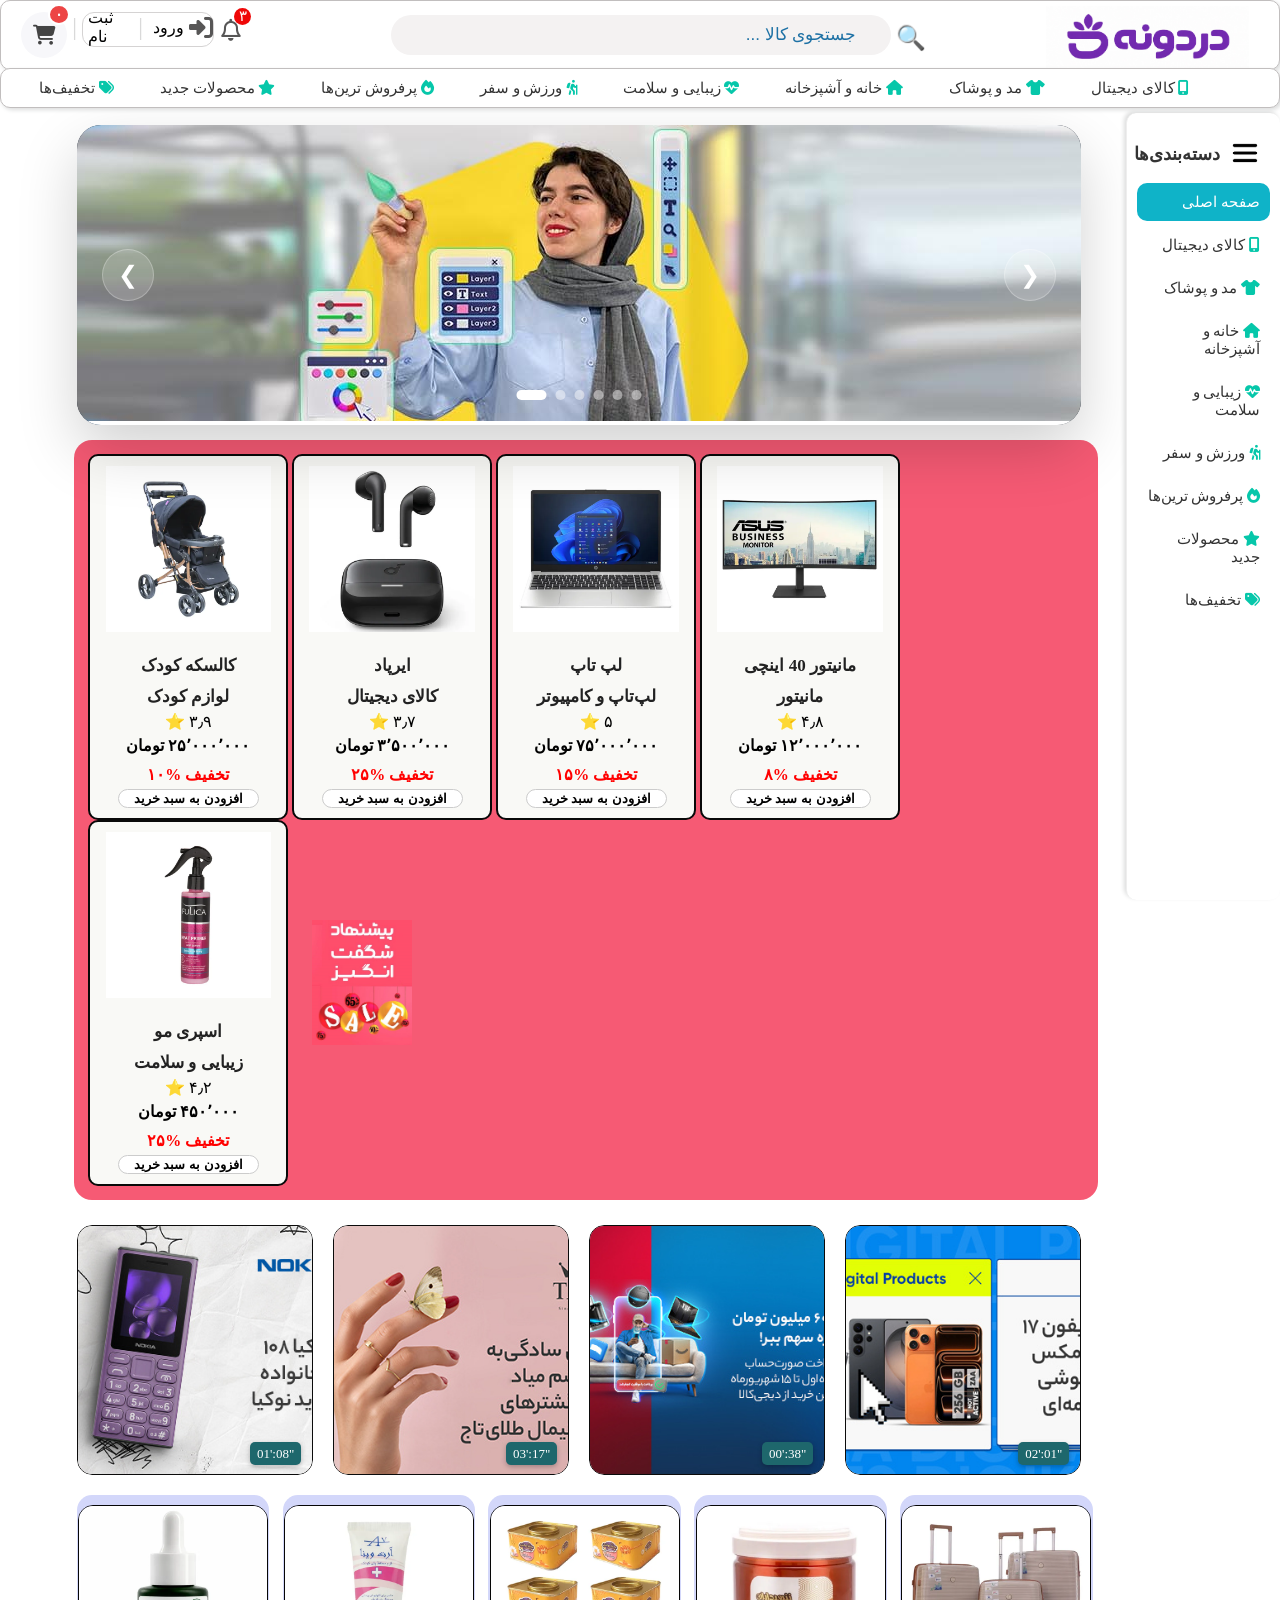
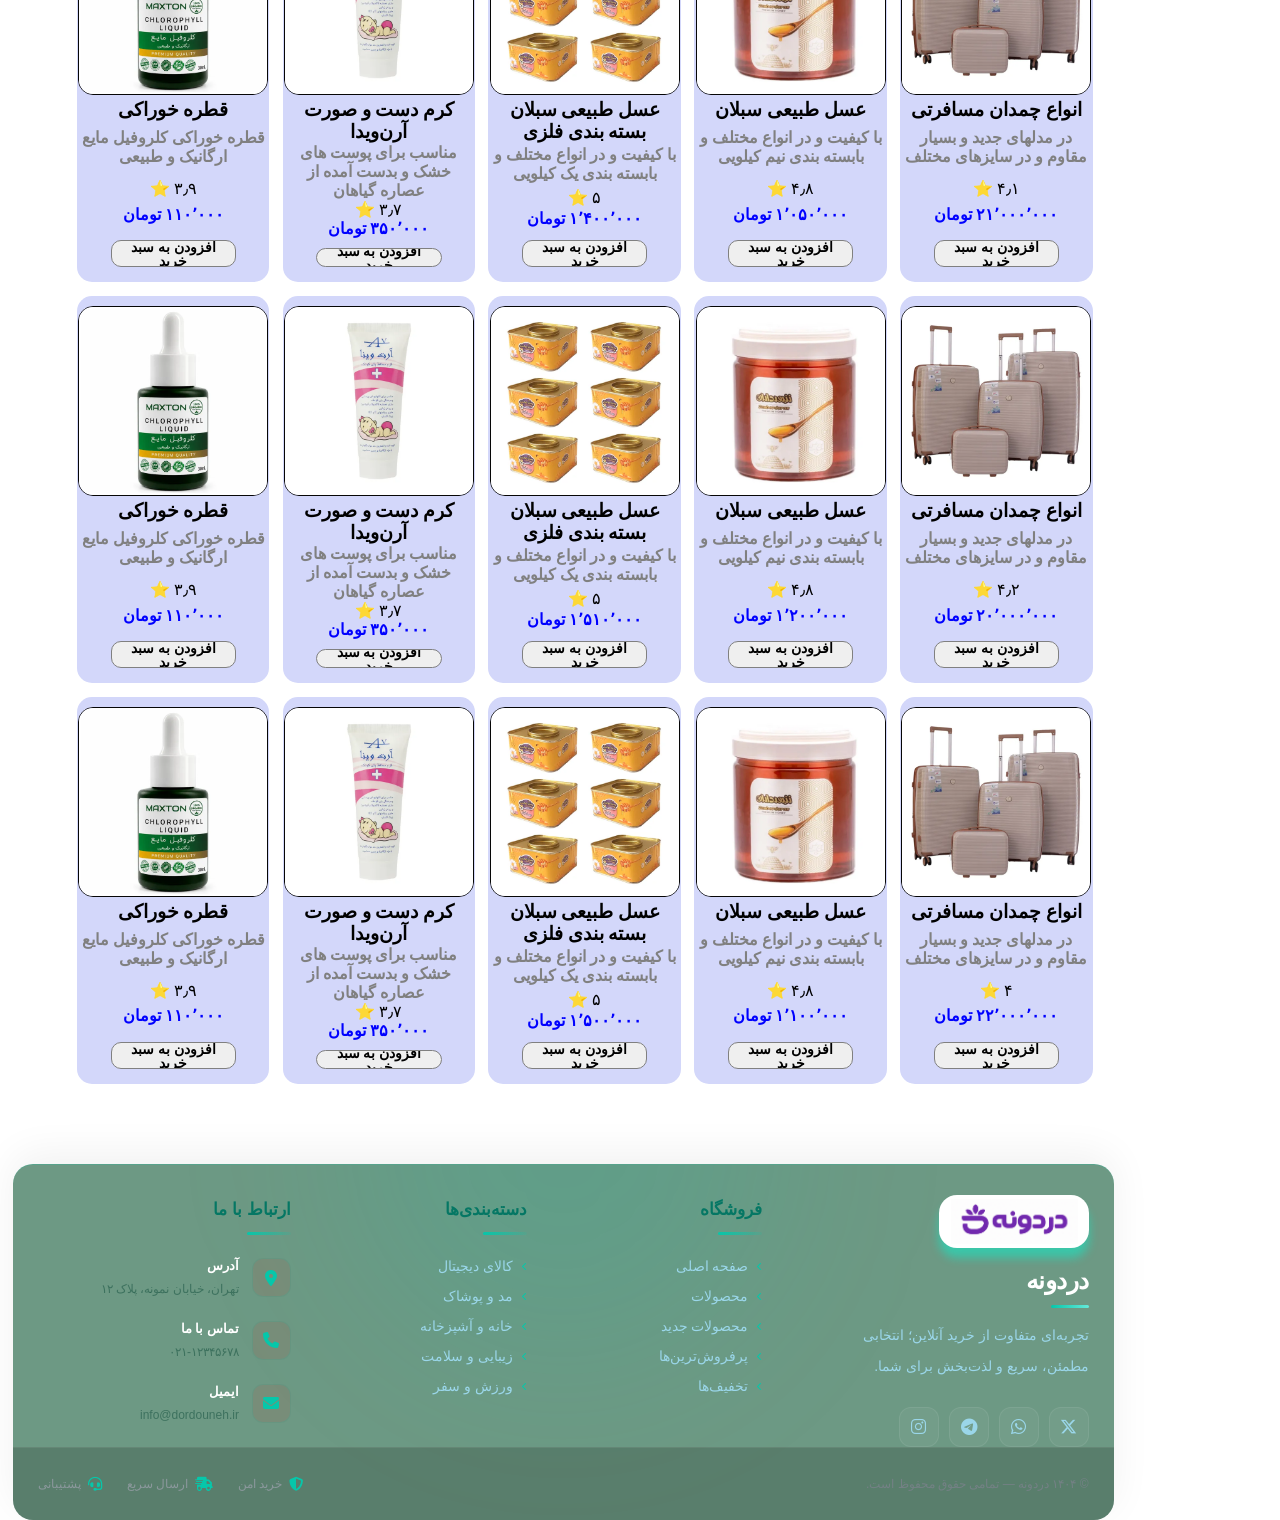
<file: index.html>
<!DOCTYPE html>
<html lang="fa">

<head>

    <meta charset="UTF-8">

    <meta name="viewport" content="width=device-width, initial-scale=1.0">

    <!-- CSS های فعلی -->
    <link rel="stylesheet" href="E-commerce-New/css/global.css">
    <link rel="stylesheet" href="E-commerce-New/css/header.css">
    <link rel="stylesheet" href="E-commerce-New/css/sidebar.css">
    <link rel="stylesheet" href="E-commerce-New/css/suggestion.css">
    <link rel="stylesheet" href="E-commerce-New/css/advertisment.css">
    <link rel="stylesheet" href="E-commerce-New/css/good.css">
    <link rel="stylesheet" href="E-commerce-New/css/baner.css">
    <link rel="stylesheet" href="E-commerce-New/css/footer.css">

    <!-- Font Awesome -->
    <link
        rel="stylesheet"
        href="https://cdnjs.cloudflare.com/ajax/libs/font-awesome/6.5.2/css/all.min.css"
    >

    <title>دردونه</title>

</head>


<body>

<div class="page">


    <!-- =====================================================
         HEADER
    ====================================================== -->

    <header class="header">

        <div class="header-left">

            <div class="counter-continer">

                <div class="basket999">

                    <i class="fa-solid fa-cart-shopping"></i>

                    <div class="tooltip1">
                        سبد خرید
                    </div>

                    <span
                        class="cart-counter"
                        id="cart-counter"
                    >
                        ۰
                    </span>

                </div>

            </div>


            <p class="pipe">
                |
            </p>


            <div class="div-enter">

                <div class="btn1">

                    <p class="sabtnam">
                        <a href="auth.html?register=true">
                            ثبت نام
                        </a>
                    </p>

                    <p class="pipe">
                        |
                    </p>

                    <p class="vorod">
                        <a href="auth.html">
                            ورود
                        </a>
                    </p>

                    <a href="auth.html">

                        <span class="enter-icon"></span>

                    </a>

                </div>

            </div>


            <div class="notifi-bell">

                <span class="bell-main"></span>

                <span class="notifi-bell-count">
                    3
                </span>

                <div class="tooltip2">
                    اطلاع رسانی
                </div>

            </div>

        </div>


        <div class="header-center">

            <input
                id="input-search"
                class="input-search"
                type="text"
                placeholder=" جستجوی کالا ... "
            >

            <div class="magnif">
                &#128269
            </div>

        </div>


        <div class="header-right">

            <img
                class="dordou"
                src="E-commerce-New/images/dordouneh.jpg"
                alt="dordouneh"
            >

        </div>

    </header>



    <!-- =====================================================
         HORIZONTAL MENU
    ====================================================== -->

    <nav class="Horiz-menu">

        <ul>

<li class="has-submenu">

    <a href="search-results.html?category=کالای%20دیجیتال">
        <span class="digital">
            کالای دیجیتال
        </span>
    </a>

    <ul class="submenu">

        <li>
            <a href="search-results.html?category=موبایل%20و%20تبلت">
                موبایل و تبلت
            </a>
        </li>

        <li>
            <a href="search-results.html?category=لپ‌تاپ%20و%20کامپیوتر">
                لپ‌تاپ و کامپیوتر
            </a>
        </li>

        <li>

    <a href="search-results.html?category=مانیتور">
        مانیتور
    </a>

        </li>

        <li>
            <a href="search-results.html?category=هدفون%20و%20هندزفری">
                هدفون و هندزفری
            </a>
        </li>

        <li>
            <a href="search-results.html?category=ساعت%20هوشمند">
                ساعت هوشمند
            </a>
        </li>

    </ul>

</li>


            <li>
    <a href="search-results.html?category=مد%20و%20پوشاک">
                    <span class="modvapu">
                        مد و پوشاک
                    </span>
                </a>
            </li>


            <li>
    <a href="search-results.html?category=خانه%20و%20آشپزخانه">
                    <span class="home">
                        خانه و آشپزخانه
                    </span>
                </a>
            </li>


<li>
    <a href="search-results.html?category=زیبایی%20و%20سلامت">
        <span class="butyhealth">
            زیبایی و سلامت
        </span>
    </a>
</li>


            <li>
                    <a href="search-results.html?category=ورزش%20و%20سفر">
                    <span class="sport">
                        ورزش و سفر
                    </span>
                </a>
            </li>


            <li>
    <a href="search-results.html?sort=bestselling">
                    <span class="porfo">
                        پرفروش ترین‌ها
                    </span>
                </a>
            </li>


            <li>
    <a href="search-results.html?sort=newest">
                    <span class="product">
                        محصولات جدید
                    </span>
                </a>
            </li>


<li>
    <a href="search-results.html?discount=true">
        <span class="discount-menu">
            تخفیف‌ها
        </span>
    </a>
</li>

        </ul>

    </nav>



    <!-- =====================================================
         MAIN LAYOUT
    ====================================================== -->

    <div class="layout">


        <!-- =================================================
             SIDEBAR
        ================================================== -->

        <aside class="sidebar">

            <div class="sidebar-title">

                <img
                    class="menu2"
                    src="E-commerce-New/images/menu.webp"
                    alt=""
                >

                <span class="daste">
                    دسته‌بندی‌ها
                </span>

            </div>


            <ul class="sidebar-menu">

                <li>
                    <a href="#" class="active">
                        <span>
                            صفحه اصلی
                        </span>
                    </a>
                </li>


<li class="sidebar-has-submenu">

    <a href="search-results.html?category=کالای%20دیجیتال">
        <span class="digital">
            کالای دیجیتال
        </span>
    </a>

    <ul class="sidebar-submenu">

        <li>
            <a href="search-results.html?category=موبایل%20و%20تبلت">
                موبایل و تبلت
            </a>
        </li>

        <li>
            <a href="search-results.html?category=لپ‌تاپ%20و%20کامپیوتر">
                لپ‌تاپ و کامپیوتر
            </a>
        </li>

        <li>
            <a href="search-results.html?category=مانیتور">
                مانیتور
            </a>
        </li>

        <li>
            <a href="search-results.html?category=هدفون%20و%20هندزفری">
                هدفون و هندزفری
            </a>
        </li>

        <li>
            <a href="search-results.html?category=ساعت%20هوشمند">
                ساعت هوشمند
            </a>
        </li>

    </ul>

</li>

                <li>
    <a href="search-results.html?category=مد%20و%20پوشاک">
                        <span class="modvapu">
                            مد و پوشاک
                        </span>
                    </a>
                </li>
                <li>
    <a href="search-results.html?category=خانه%20و%20آشپزخانه">
                        <span class="home">
                            خانه و آشپزخانه
                        </span>
                    </a>
                </li>
<li>
    <a href="search-results.html?category=زیبایی%20و%20سلامت">
        <span class="butyhealth">
            زیبایی و سلامت
        </span>
    </a>
</li>

                <li>
                    <a href="search-results.html?category=ورزش%20و%20سفر">
                        <span class="sport">
                            ورزش و سفر
                        </span>
                    </a>
                </li>


                <li>
    <a href="search-results.html?sort=bestselling">
                        <span class="porfo">
                            پرفروش ترین‌ها
                        </span>
                    </a>
                </li>


                <li>
    <a href="search-results.html?sort=newest">
                        <span class="product">
                            محصولات جدید
                        </span>
                    </a>
                </li>

<li>
    <a href="search-results.html?discount=true">
        <span class="discount-menu">
            تخفیف‌ها
        </span>
    </a>
</li>                

            </ul>

        </aside>



        <!-- =================================================
             CONTENT
        ================================================== -->

        <main class="content">


            <!-- =================================================
                 SLIDER
            ================================================== -->

            <main class="container2">

                <section class="slider2">

                    <div class="slides2">


                        <article class="slide2 active">

                            <img
                                src="E-commerce-New/images/baner-pic/1.jpg"
                                alt="بنر 1"
                            >

                            <div class="overlay"></div>

                            <div class="slide2-content">

                                <p></p>

                            </div>

                        </article>



                        <article class="slide2">

                            <img
                                src="E-commerce-New/images/baner-pic/2.jpg"
                                alt="بنر 2"
                            >

                            <div class="overlay"></div>

                            <div class="slide2-content"></div>

                        </article>



                        <article class="slide2">

                            <img
                                src="E-commerce-New/images/baner-pic/3.jpg"
                                alt="بنر 3"
                            >

                            <div class="overlay"></div>

                            <div class="slide2-content">

                                <span class="badge">
                                    همکاری بهتر
                                </span>

                                <p>
                                    ایده‌های بزرگ با همکاری افراد خلاق و متخصص ساخته می‌شوند
                                </p>

                                <a href="#" class="cta">
                                    شروع همکاری
                                </a>

                            </div>

                        </article>



                        <article class="slide2">

                            <img
                                src="E-commerce-New/images/baner-pic/4.jpg"
                                alt="بنر 4"
                            >

                            <div class="overlay"></div>

                            <div class="slide2-content">

                                <span class="badge">
                                    همکاری بهتر
                                </span>

                                <p>
                                    ایده‌های بزرگ با همکاری افراد خلاق و متخصص ساخته می‌شوند
                                </p>

                                <a href="#" class="cta">
                                    شروع همکاری
                                </a>

                            </div>

                        </article>



                        <article class="slide2">

                            <img
                                src="E-commerce-New/images/baner-pic/5.jpg"
                                alt="بنر 5"
                            >

                            <div class="overlay"></div>

                            <div class="slide2-content">

                                <span class="badge">
                                    همکاری بهتر
                                </span>

                                <p>
                                    ایده‌های بزرگ با همکاری افراد خلاق و متخصص ساخته می‌شوند
                                </p>

                                <a href="#" class="cta">
                                    شروع همکاری
                                </a>

                            </div>

                        </article>



                        <article class="slide2">

                            <img
                                src="E-commerce-New/images/baner-pic/6.jpg"
                                alt="بنر 6"
                            >

                            <div class="overlay"></div>

                            <div class="slide2-content">

                                <span class="badge">
                                    ایده تا اجرا
                                </span>

                                <p>
                                    مسیر موفقیت از یک ایده شروع می‌شود؛
                                    ما در این مسیر همراه شما هستیم
                                </p>

                                <a href="#" class="cta">
                                    بیشتر بدانید
                                </a>

                            </div>

                        </article>

                    </div>



                    <button
                        class="slider2-btn prev"
                        type="button"
                    >
                        &#10094;
                    </button>


                    <button
                        class="slider2-btn next"
                        type="button"
                    >
                        &#10095;
                    </button>



                    <div class="dots">

                        <button
                            class="dot active"
                            type="button"
                        ></button>

                        <button
                            class="dot"
                            type="button"
                        ></button>

                        <button
                            class="dot"
                            type="button"
                        ></button>

                        <button
                            class="dot"
                            type="button"
                        ></button>

                        <button
                            class="dot"
                            type="button"
                        ></button>

                        <button
                            class="dot"
                            type="button"
                        ></button>

                    </div>


                    <div class="progress">

                        <div class="progress-bar"></div>

                    </div>

                </section>

            </main>



            <!-- =================================================
                 PRODUCTS
            ================================================== -->

            <section class="products">

                <div
                    class="products-Container"
                    id="products-Container"
                ></div>

            </section>



            <!-- =================================================
                 ADVERTISEMENT
            ================================================== -->
<!-- 
            <section class="advertisment">

                <div class="adver1">

                    <img
                        class="imgtab"
                        src="E-commerce-New/images/goods/t1.jpg"
                        alt="Advertisment"
                    >

                    <div class="vidio-time">
                        01':08"
                    </div>

                </div>


                <div class="adver1">

                    <img
                        class="imgtab"
                        src="E-commerce-New/images/goods/t2.jpg"
                        alt="Advertisment"
                    >

                    <div class="vidio-time">
                        03':17"
                    </div>

                </div>


                <div class="adver1">

                    <img
                        class="imgtab"
                        src="E-commerce-New/images/goods/t3.jpg"
                        alt="Advertisment"
                    >

                    <div class="vidio-time">
                        00':38"
                    </div>

                </div>


                <div class="adver1">

                    <img
                        class="imgtab"
                        src="E-commerce-New/images/goods/t4.jpg"
                        alt="Advertisment"
                    >

                    <div class="vidio-time">
                        02':01"
                    </div>

                </div>

            </section> -->

<section class="advertisment">

    <div class="adver1" data-video="t1.mp4">

        <img
            class="imgtab"
            src="E-commerce-New/images/goods/t1.jpg"
            alt="Advertisment"
        >

        <div class="vidio-time">
            01':08"
        </div>

    </div>


    <div class="adver1" data-video="t2.mp4">

        <img
            class="imgtab"
            src="E-commerce-New/images/goods/t2.jpg"
            alt="Advertisment"
        >

        <div class="vidio-time">
            03':17"
        </div>

    </div>


    <div class="adver1" data-video="t3.mp4">

        <img
            class="imgtab"
            src="E-commerce-New/images/goods/t3.jpg"
            alt="Advertisment"
        >

        <div class="vidio-time">
            00':38"
        </div>

    </div>


    <div class="adver1" data-video="t4.mp4">

        <img
            class="imgtab"
            src="E-commerce-New/images/goods/t4.jpg"
            alt="Advertisment"
        >

        <div class="vidio-time">
            02':01"
        </div>

    </div>

</section>

<!-- فریم پخش فیلم -->
<div class="video-modal" id="videoModal">

    <div class="video-container">

        <button class="close-video" id="closeVideo">
            ×
        </button>

        <video id="advertisementVideo" controls>
            <source src="" type="video/mp4">
            مرورگر شما از پخش ویدئو پشتیبانی نمی‌کند.
        </video>

    </div>

</div>



            <!-- =================================================
                 NEW CARDS
            ================================================== -->

            <section class="cardsnew">

                <div
                    class="cardsnewContainer"
                    id="cards-new-Container"
                ></div>

            </section>


            <br>
            <br>
            <br>

        </main>

    </div>

</div>



<!-- =========================================================
     PROFESSIONAL FOOTER
========================================================= -->

<footer class="dordouneh-footer">


    <!-- Glow Background -->

    <div class="dordouneh-footer-glow"></div>



    <!-- Main Footer -->

    <div class="dordouneh-footer-container">


        <!-- =================================================
             BRAND
        ================================================== -->

        <div class="dordouneh-footer-brand">


            <div class="dordouneh-footer-logo">

                <img
                    src="E-commerce-New/images/dordouneh.jpg"
                    alt="دردونه"
                >

            </div>


            <h2>
                دردونه
            </h2>


            <p>

                تجربه‌ای متفاوت از خرید آنلاین؛
                انتخابی مطمئن، سریع و لذت‌بخش برای شما.

            </p>



            <!-- Social -->

            <div class="dordouneh-footer-social">


                <a
                    href="#"
                    aria-label="Instagram"
                >
                    <i class="fa-brands fa-instagram"></i>
                </a>


                <a
                    href="#"
                    aria-label="Telegram"
                >
                    <i class="fa-brands fa-telegram"></i>
                </a>


                <a
                    href="#"
                    aria-label="WhatsApp"
                >
                    <i class="fa-brands fa-whatsapp"></i>
                </a>


                <a
                    href="#"
                    aria-label="X"
                >
                    <i class="fa-brands fa-x-twitter"></i>
                </a>

            </div>

        </div>



        <!-- =================================================
             STORE LINKS
        ================================================== -->

        <div class="dordouneh-footer-column">


            <h3>
                فروشگاه
            </h3>


            <span class="dordouneh-footer-line"></span>


            <ul>


                <li>

                    <a href="#">

                        <i class="fa-solid fa-chevron-left"></i>

                        صفحه اصلی

                    </a>

                </li>


                <li>

                    <a href="#">

                        <i class="fa-solid fa-chevron-left"></i>

                        محصولات

                    </a>

                </li>


                <li>

    <a href="search-results.html?sort=newest">

                        <i class="fa-solid fa-chevron-left"></i>

                        محصولات جدید

                    </a>

                </li>


                <li>

    <a href="search-results.html?sort=bestselling">
                        <i class="fa-solid fa-chevron-left"></i>

                        پرفروش‌ترین‌ها

                    </a>

                </li>


                <li>

                    <a href="#">

                        <i class="fa-solid fa-chevron-left"></i>

                        تخفیف‌ها

                    </a>

                </li>


            </ul>

        </div>



        <!-- =================================================
             CATEGORIES
        ================================================== -->

        <div class="dordouneh-footer-column">


            <h3>
                دسته‌بندی‌ها
            </h3>


            <span class="dordouneh-footer-line"></span>


            <ul>


                <li>

                    <a href="#">

                        <i class="fa-solid fa-chevron-left"></i>

                        کالای دیجیتال

                    </a>

                </li>


                <li>

                    <a href="#">

                        <i class="fa-solid fa-chevron-left"></i>

                        مد و پوشاک

                    </a>

                </li>


                <li>

    <a href="search-results.html?category=خانه%20و%20آشپزخانه">

                        <i class="fa-solid fa-chevron-left"></i>

                        خانه و آشپزخانه

                    </a>

                </li>


                <li>

                    <a href="#">

                        <i class="fa-solid fa-chevron-left"></i>

                        زیبایی و سلامت

                    </a>

                </li>


                <li>

                    <a href="search-results.html?category=ورزش%20و%20سفر">

                        <i class="fa-solid fa-chevron-left"></i>

                        ورزش و سفر

                    </a>

                </li>


            </ul>

        </div>



        <!-- =================================================
             CONTACT
        ================================================== -->

        <div class="dordouneh-footer-column dordouneh-contact">


            <h3>
                ارتباط با ما
            </h3>


            <span class="dordouneh-footer-line"></span>



            <!-- Address -->

            <div class="dordouneh-contact-item">


                <div class="dordouneh-contact-icon">

                    <i class="fa-solid fa-location-dot"></i>

                </div>


                <div>

                    <span>
                        آدرس
                    </span>

                    <p>
                        تهران، خیابان نمونه، پلاک ۱۲
                    </p>

                </div>

            </div>



            <!-- Phone -->

            <div class="dordouneh-contact-item">


                <div class="dordouneh-contact-icon">

                    <i class="fa-solid fa-phone"></i>

                </div>


                <div>

                    <span>
                        تماس با ما
                    </span>

                    <p>
                        ۰۲۱-۱۲۳۴۵۶۷۸
                    </p>

                </div>

            </div>



            <!-- Email -->

            <div class="dordouneh-contact-item">


                <div class="dordouneh-contact-icon">

                    <i class="fa-solid fa-envelope"></i>

                </div>


                <div>

                    <span>
                        ایمیل
                    </span>

                    <p>
                        info@dordouneh.ir
                    </p>

                </div>

            </div>


        </div>


    </div>



    <!-- =================================================
         FOOTER BOTTOM
    ================================================== -->

    <div class="dordouneh-footer-bottom">


        <div class="dordouneh-footer-bottom-inner">


            <p>
                © ۱۴۰۴ دردونه — تمامی حقوق محفوظ است.
            </p>


            <div class="dordouneh-footer-trust">


                <span>

                    <i class="fa-solid fa-shield-halved"></i>

                    خرید امن

                </span>


                <span>

                    <i class="fa-solid fa-truck-fast"></i>

                    ارسال سریع

                </span>


                <span>

                    <i class="fa-solid fa-headset"></i>

                    پشتیبانی

                </span>


            </div>


        </div>

    </div>


</footer>



<!-- =========================================================
     JAVASCRIPT
========================================================= -->

<!-- <script src="E-commerce-New/js/auth.js"></script> -->
<script src="E-commerce-New/js/script.js"></script>
<script src="E-commerce-New/js/products.js"></script>
<script src="E-commerce-New/js/baner.js"></script>
<script src="E-commerce-New/js/header.js"></script>
<script src="E-commerce-New/js/advertisment.js"></script>


</body>

</html>
</file>
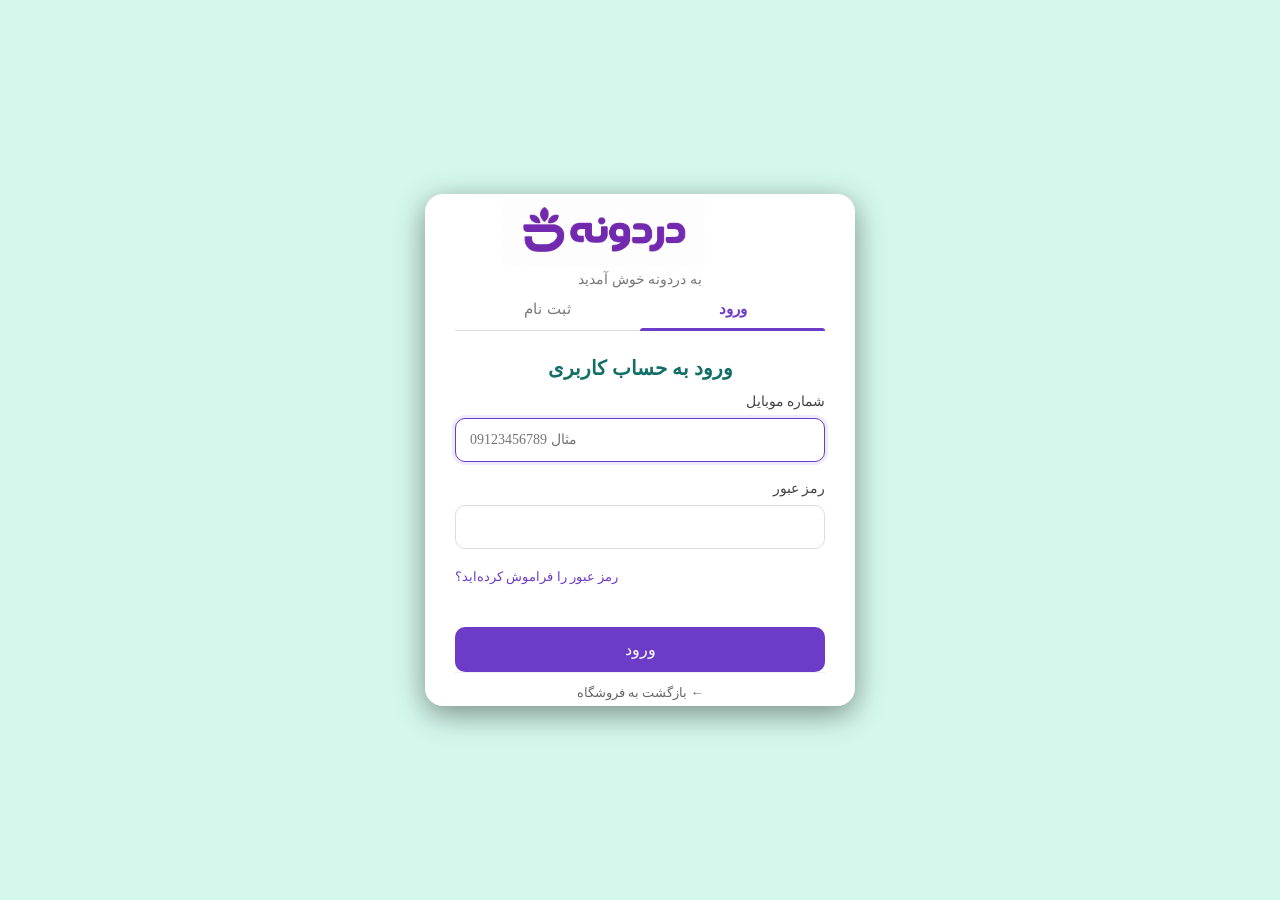
<file: auth.html>
<!doctype html>
<html lang="fa" dir="rtl">

<head>
  <meta charset="UTF-8">

  <meta name="viewport" content="width=device-width, initial-scale=1.0">

  <title>ورود و ثبت نام | دردونه</title>

  <link rel="stylesheet" href="E-commerce-New/css/auth.css">
</head>

<body>

  <main class="auth-page">

    <div class="auth-box">

      <!-- ========================= -->
      <!-- لوگو -->
      <!-- ========================= -->

      <div>
        <img
          class="dordou"
          src="E-commerce-New/images/dordouneh.jpg"
          alt="dordouneh"
        >
      </div>

      <p class="auth-welcome">
        به دردونه خوش آمدید
      </p>


      <!-- ========================= -->
      <!-- انتخاب ورود / ثبت نام -->
      <!-- ========================= -->

      <div class="auth-tabs">

        <button
          type="button"
          class="auth-tab active"
          id="loginTab"
        >
          ورود
        </button>

        <button
          type="button"
          class="auth-tab"
          id="registerTab"
        >
          ثبت نام
        </button>

      </div>


      <!-- ========================= -->
      <!-- فرم ورود -->
      <!-- ========================= -->

      <form id="loginForm" class="auth-form">

        <h1>
          ورود به حساب کاربری
        </h1>


        <div class="form-group">

          <label for="loginMobile">
            شماره موبایل
          </label>

          <input
            type="tel"
            id="loginMobile"
            name="loginMobile"
            placeholder="09123456789 مثال"
            autocomplete="tel"
          >

        </div>


        <div class="form-group">

          <label for="loginPassword">
            رمز عبور
          </label>

          <input
            type="password"
            id="loginPassword"
            name="loginPassword"
            autocomplete="current-password"
          >

        </div>


        <!-- فراموشی رمز -->

        <div class="forgot-password">

          <a
            href="#"
            id="forgotPassword"
          >
            رمز عبور را فراموش کرده‌اید؟
          </a>

        </div>


        <div
          id="loginMessage"
          class="auth-message"
        ></div>


        <button
          type="submit"
          class="auth-button"
          id="loginbtn"
        >
          ورود
        </button>

      </form>


      <!-- ========================= -->
      <!-- فرم ثبت نام -->
      <!-- ========================= -->

      <form
        id="registerForm"
        class="auth-form hidden"
      >

        <h1>
          ایجاد حساب کاربری
        </h1>


        <div class="form-group">

          <label for="registerName">
            نام و نام خانوادگی
          </label>

          <input
            type="text"
            id="registerName"
            name="registerName"
            autocomplete="name"
          >

        </div>


        <div class="form-group">

          <label for="registerMobile">
            شماره موبایل
          </label>

          <input
            type="tel"
            id="registerMobile"
            name="registerMobile"
            placeholder="09123456789 مثال"
            autocomplete="tel"
          >

        </div>


        <div class="form-group">

          <label for="registerPassword">
            رمز عبور
          </label>

          <input
            type="password"
            id="registerPassword"
            name="registerPassword"
            autocomplete="new-password"
          >

        </div>


        <div class="form-group">

          <label for="confirmPassword">
            تکرار رمز عبور
          </label>

          <input
            type="password"
            id="confirmPassword"
            name="confirmPassword"
            autocomplete="new-password"
          >

        </div>


        <div
          id="registerMessage"
          class="auth-message"
        ></div>


        <button
          type="submit"
          class="auth-button"
          id="registerbtn"
        >
          ثبت نام
        </button>

      </form>


      <!-- ========================= -->
      <!-- فرم بازیابی رمز عبور -->
      <!-- ========================= -->

      <form
        id="forgotForm"
        class="auth-form hidden"
      >

        <h1>
          بازیابی رمز عبور
        </h1>


        <!-- شماره موبایل -->

        <div class="form-group">

          <label for="forgotMobile">
            شماره موبایل
          </label>

          <input
            type="tel"
            id="forgotMobile"
            name="forgotMobile"
            placeholder="09123456789 مثال"
            autocomplete="tel"
          >

        </div>


        <!-- رمز عبور جدید -->

        <div class="form-group">

          <label for="fnewPassword">
            رمز عبور جدید
          </label>

          <input
            type="password"
            id="fnewPassword"
            name="fnewPassword"
            autocomplete="new-password"
          >

        </div>


        <!-- تکرار رمز عبور جدید -->

        <div class="form-group">

          <label for="fconfirmNewPassword">
            تکرار رمز عبور جدید
          </label>

          <input
            type="password"
            id="fconfirmNewPassword"
            name="fconfirmNewPassword"
            autocomplete="new-password"
          >

        </div>


        <div
          id="forgotMessage"
          class="auth-message"
        ></div>


        <!-- تغییر رمز -->

        <button
          type="submit"
          class="auth-button"
          id="changePassword"
        >
          تغییر رمز عبور
        </button>

      </form>


      <!-- ========================= -->
      <!-- بازگشت به فروشگاه -->
      <!-- ========================= -->

      <div class="back-home">

        <a href="index.html">
          ← بازگشت به فروشگاه
        </a>

      </div>

    </div>

  </main>


  <!-- ========================= -->
  <!-- JavaScript -->
  <!-- ========================= -->

  <script src="E-commerce-New/js/auth.js"></script>

</body>

</html>
</file>
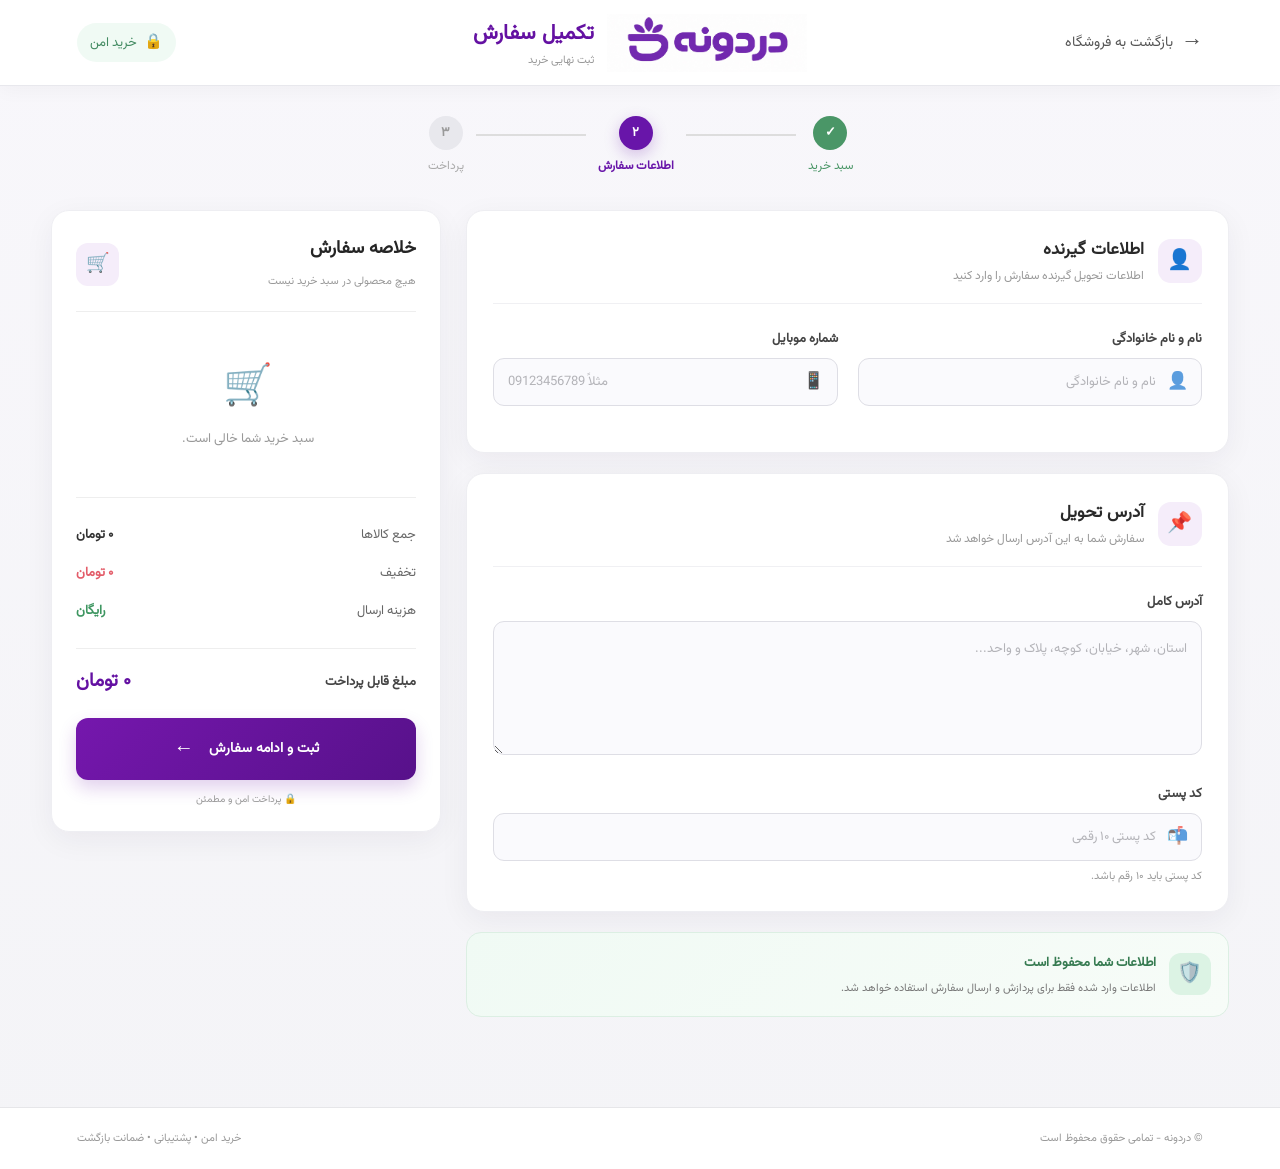
<file: checkout.html>
<!DOCTYPE html>
<html lang="fa" dir="rtl">

<head>
    <meta charset="UTF-8">
    <meta name="viewport" content="width=device-width, initial-scale=1.0">

    <title>تکمیل سفارش - دردونه</title>

    <link rel="stylesheet" href="E-commerce-New/css/checkout.css">
</head>

<body>

    <!-- ================= HEADER ================= -->

    <header class="checkout-header">

        <div class="header-right">

            <a href="index.html" class="back-home">
                <span>→</span>
                بازگشت به فروشگاه
            </a>

        </div>


        <div class="checkout-title">

            <img
                class="dordou"
                src="E-commerce-New/images/dordouneh.jpg"
                alt="دردونه"
            >

            <div>
                <span>تکمیل سفارش</span>
                <small>ثبت نهایی خرید</small>
            </div>

        </div>


        <div class="header-left">

            <div class="secure-checkout">
                <span class="secure-icon">🔒</span>
                <span>خرید امن</span>
            </div>

        </div>

    </header>


    <!-- ================= PROGRESS ================= -->

    <div class="checkout-progress">

        <div class="progress-step completed">

            <div class="step-circle">
                ✓
            </div>

            <span>سبد خرید</span>

        </div>


        <div class="progress-line"></div>


        <div class="progress-step active">

            <div class="step-circle">
                ۲
            </div>

            <span>اطلاعات سفارش</span>

        </div>


        <div class="progress-line"></div>


        <div class="progress-step">

            <div class="step-circle">
                ۳
            </div>

            <span>پرداخت</span>

        </div>

    </div>


    <!-- ================= MAIN ================= -->

    <main class="checkout-container">


        <!-- ================= RIGHT COLUMN ================= -->

        <div class="checkout-main">


            <!-- اطلاعات گیرنده -->

            <section class="checkout-section">

                <div class="section-header">

                    <div class="section-icon">
                        👤
                    </div>

                    <div>

                        <h2>اطلاعات گیرنده</h2>

                        <p>
                            اطلاعات تحویل گیرنده سفارش را وارد کنید
                        </p>

                    </div>

                </div>


                <div class="form-grid">


                    <div class="form-group">

                        <label for="fullname">
                            نام و نام خانوادگی
                        </label>

                        <div class="input-wrapper">

                            <span class="input-icon">
                                👤
                            </span>

                            <input
                                type="text"
                                id="fullname"
                                placeholder="نام و نام خانوادگی"
                                autocomplete="name"
                            >

                        </div>

                    </div>


                    <div class="form-group">

                        <label for="mobile">
                            شماره موبایل
                        </label>

                        <div class="input-wrapper">

                            <span class="input-icon">
                                📱
                            </span>

                            <input
                                type="tel"
                                id="mobile"
                                placeholder="مثلاً 09123456789"
                                maxlength="11"
                                autocomplete="tel"
                            >

                        </div>

                    </div>

                </div>

            </section>



            <!-- آدرس -->

            <section class="checkout-section">

                <div class="section-header">

                    <div class="section-icon">
                        <!-- 📍 -->
                         📌
                    </div>

                    <div>

                        <h2>آدرس تحویل</h2>

                        <p>
                            سفارش شما به این آدرس ارسال خواهد شد
                        </p>

                    </div>

                </div>


                <div class="form-group">

                    <label for="address">
                        آدرس کامل
                    </label>

                    <div class="textarea-wrapper">

                        <textarea
                            id="address"
                            rows="4"
                            placeholder="استان، شهر، خیابان، کوچه، پلاک و واحد..."
                        ></textarea>

                    </div>

                </div>


                <div class="form-group">

                    <label for="postal-code">
                        کد پستی
                    </label>

                    <div class="input-wrapper">

                        <span class="input-icon">
                            <!-- 📮 -->
                            📬
                        </span>

                        <input
                            type="text"
                            id="postal-code"
                            placeholder="کد پستی ۱۰ رقمی"
                            maxlength="10"
                            inputmode="numeric"
                        >

                    </div>

                    <small class="input-help">
                        کد پستی باید ۱۰ رقم باشد.
                    </small>

                </div>

            </section>



            <!-- پیام امنیت -->

            <div class="security-box">

                <div class="security-icon">
                    🛡️
                </div>

                <div>

                    <strong>
                        اطلاعات شما محفوظ است
                    </strong>

                    <p>
                        اطلاعات وارد شده فقط برای پردازش و ارسال سفارش
                        استفاده خواهد شد.
                    </p>

                </div>

            </div>



            <!-- ثبت سفارش موبایل -->

            <button
                id="submit-order-mobile"
                class="submit-order mobile-submit"
            >
                ثبت و ادامه سفارش
                <span>←</span>
            </button>

        </div>



        <!-- ================= LEFT COLUMN ================= -->

        <aside class="order-sidebar">


            <section class="checkout-section order-summary">


                <div class="summary-header">

                    <div>

                        <h2>
                            خلاصه سفارش
                        </h2>

                        <span id="checkout-count">
                            سبد خرید
                        </span>

                    </div>

                    <div class="summary-cart-icon">
                        🛒
                    </div>

                </div>


                <!-- محصولات -->

                <div id="checkout-products">

                    <!-- محصولات توسط JavaScript -->

                </div>



                <!-- جداکننده -->

                <div class="summary-divider"></div>



                <!-- جمع کالاها -->

                <div class="summary-row">

                    <span>
                        جمع کالاها
                    </span>

                    <strong id="checkout-total">
                        ۰ تومان
                    </strong>

                </div>



                <!-- تخفیف -->

                <div class="summary-row discount-row">

                    <span>
                        تخفیف
                    </span>

                    <strong id="checkout-discount">
                        ۰ تومان
                    </strong>

                </div>



                <!-- هزینه ارسال -->

                <div class="summary-row">

                    <span>
                        هزینه ارسال
                    </span>

                    <strong class="shipping-free">
                        رایگان
                    </strong>

                </div>



                <div class="summary-divider"></div>



                <!-- مبلغ نهایی -->

                <div class="final-price">

                    <span>
                        مبلغ قابل پرداخت
                    </span>

                    <strong id="checkout-final">
                        ۰ تومان
                    </strong>

                </div>



                <!-- دکمه -->

                <button
                    id="submit-order"
                    class="submit-order"
                >

                    <span>
                        ثبت و ادامه سفارش
                    </span>

                    <span class="button-arrow">
                        ←
                    </span>

                </button>


                <div class="payment-note">

                    🔒 پرداخت امن و مطمئن

                </div>


            </section>

        </aside>

    </main>



    <!-- ================= FOOTER ================= -->

    <footer class="checkout-footer">

        <div>
            © دردونه - تمامی حقوق محفوظ است
        </div>

        <div>
            خرید امن • پشتیبانی • ضمانت بازگشت
        </div>

    </footer>



    <script src="E-commerce-New/js/checkout.js"></script>

</body>

</html>
</file>
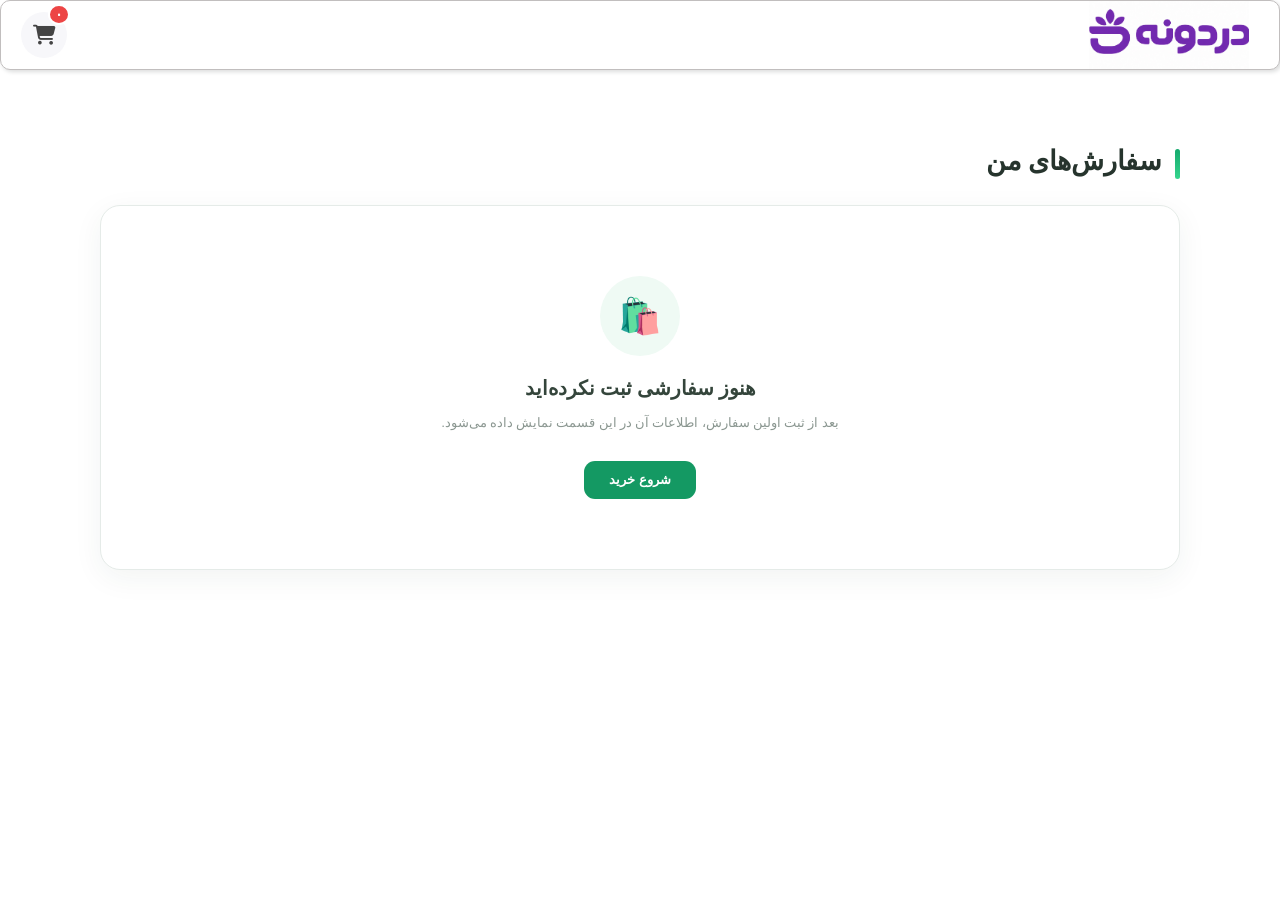
<file: orders.html>
<!DOCTYPE html>
<html lang="fa" dir="rtl">

<head>

    <meta charset="UTF-8">

    <meta
        name="viewport"
        content="width=device-width, initial-scale=1.0"
    >

    <title>سفارش‌های من | دردونه</title>

    <link
        rel="stylesheet"
        href="E-commerce-New/css/global.css"
    >

    <link
        rel="stylesheet"
        href="E-commerce-New/css/header.css"
    >

    <link
        rel="stylesheet"
        href="E-commerce-New/css/footer.css"
    >

    <link
        rel="stylesheet"
        href="E-commerce-New/css/orders.css"
    >

    <!-- Font Awesome -->
    <link
        rel="stylesheet"
        href="https://cdnjs.cloudflare.com/ajax/libs/font-awesome/6.5.2/css/all.min.css"
    >

    <title>دردونه</title>

</head>


<body>


    <!-- =====================================================
         HEADER
    ====================================================== -->


<header class="header">

    <div class="header-left">

        <div class="counter-continer">

            <div class="basket999">

                <i class="fa-solid fa-cart-shopping"></i>

                <div class="tooltip1">
                    سبد خرید
                </div>

                <span
                    class="cart-counter"
                    id="cart-counter"
                >
                    ۰
                </span>

            </div>

        </div>

        <!-- <p class="pipe">|</p> -->
<!-- 
        <div class="div-enter">

            <div class="btn1">

                <p class="sabtnam">
                    <a href="auth.html?register=true">
                        ثبت نام
                    </a>
                </p>

                <p class="pipe">|</p>

                <p class="vorod">
                    <a href="auth.html">
                        ورود
                    </a>
                </p>

                <a href="auth.html">
                    <span class="enter-icon"></span>
                </a>

            </div>

        </div> -->

        <!-- <div class="notifi-bell">

            <span class="bell-main"></span>

            <span class="notifi-bell-count">
                3
            </span>

            <div class="tooltip2">
                اطلاع رسانی
            </div>

        </div> -->

    </div>


    <div class="header-center">

        <!-- <input
            id="input-search"
            class="input-search"
            type="text"
            placeholder=" جستجوی کالا ... "
        >

        <div class="magnif">
            &#128269;
        </div> -->

    </div>


    <div class="header-right">

        <img
            class="dordou"
            src="E-commerce-New/images/dordouneh.jpg"
            alt="dordouneh"
        >

    </div>

</header>    
    

    <!-- =====================================================
         ORDERS
    ====================================================== -->

    <main class="orders-page">

        <h1>
            سفارش‌های من
        </h1>


        <div id="orders-container">

            <!-- سفارش‌ها توسط JavaScript نمایش داده می‌شوند -->

        </div>

    </main>


    <script src="E-commerce-New/js/orders.js"></script>
<!-- <script src="E-commerce-New/js/header.js"></script>
<script src="E-commerce-New/js/orders.js"></script> -->





</body>

</html>
</file>
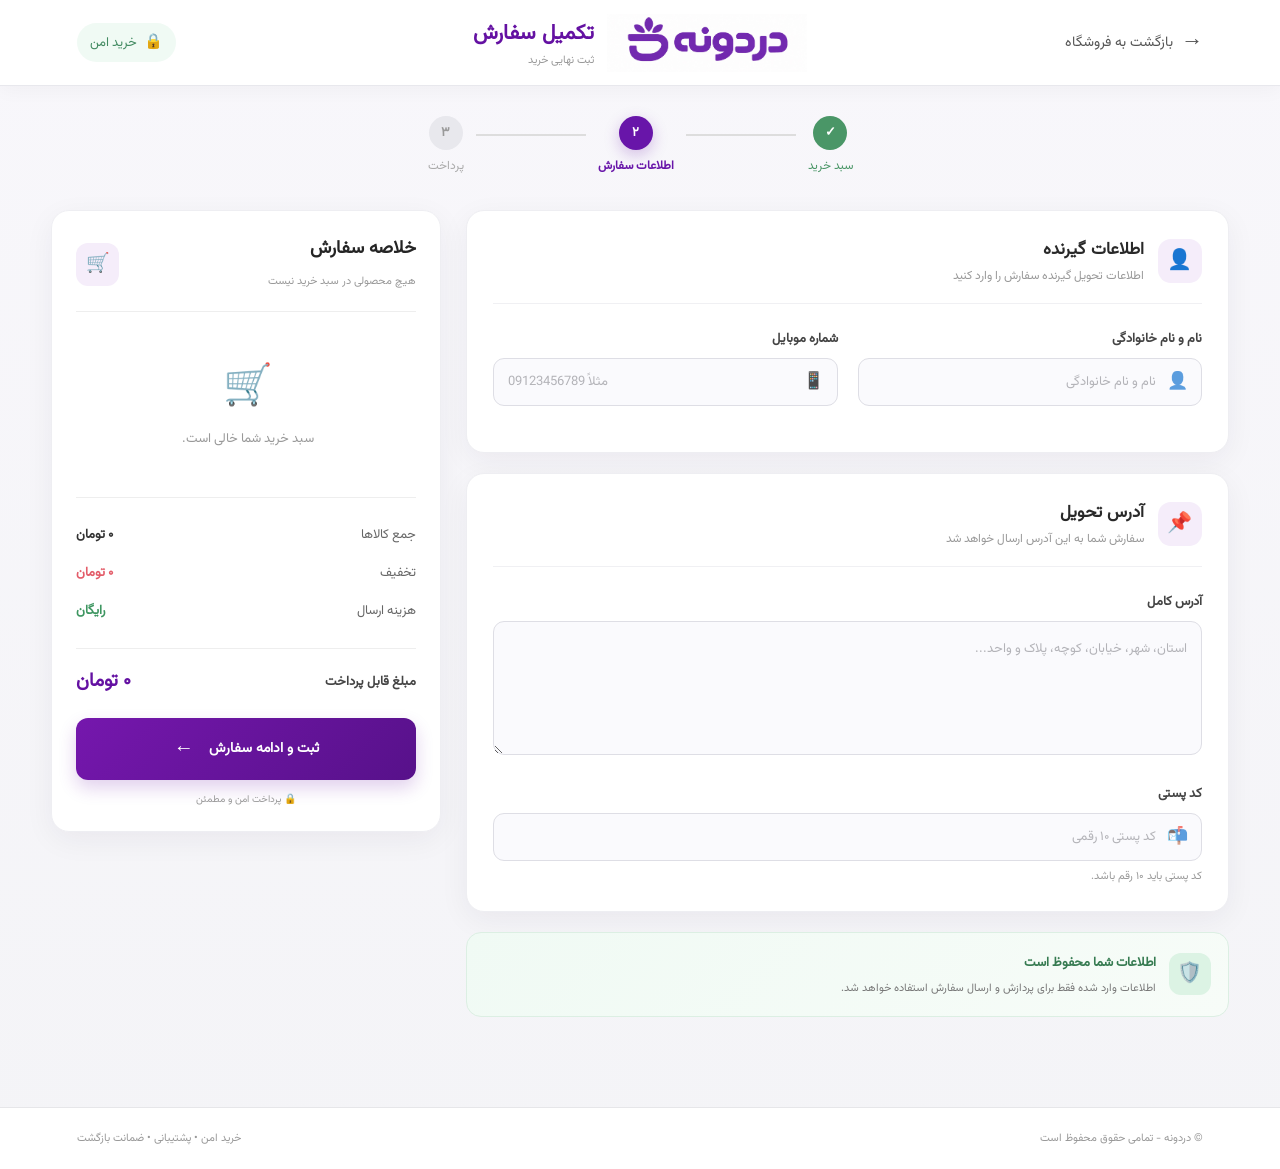
<file: payment.html>
<!DOCTYPE html>
<html lang="fa" dir="rtl">

<head>

    <meta charset="UTF-8">

    <meta
        name="viewport"
        content="width=device-width, initial-scale=1.0"
    >

    <title>پرداخت سفارش - دردونه</title>

    <link
        rel="stylesheet"
        href="E-commerce-New/css/payment.css"
    >

</head>


<body>


<main class="payment-page">

    <div class="payment-container">


        <!-- =====================================================
             HEADER
        ====================================================== -->

        <header class="payment-header">

            <div class="brand">

                <div class="brand-icon">
                    <span>د</span>
                </div>

                <div class="brand-text">

                    <h1>دردونه</h1>

                    <span>
                        درگاه پرداخت
                    </span>

                </div>

            </div>


            <div class="secure-badge">

                <span class="secure-icon">
                    ✓
                </span>

                <span>
                    پرداخت امن
                </span>

            </div>

        </header>



        <!-- =====================================================
             PAYMENT TITLE
        ====================================================== -->

        <section class="payment-title">

            <div class="title-icon">
                💳
            </div>

            <div>

                <h2>
                    پرداخت سفارش
                </h2>

                <p>
                    اطلاعات کارت بانکی خود را وارد کنید
                </p>

            </div>

        </section>



        <!-- =====================================================
             ORDER AMOUNT
        ====================================================== -->

        <section class="order-info">

            <div class="amount-label">

                <span class="amount-icon">
                    ◉
                </span>

                <span>
                    مبلغ قابل پرداخت
                </span>

            </div>


            <strong id="payment-amount">
                ۰ تومان
            </strong>

        </section>



        <!-- =====================================================
             CARD PREVIEW
        ====================================================== -->

        <div class="card-preview">

            <div class="card-top">

                <span class="card-chip"></span>

                <span class="card-type">
                    BANK
                </span>

            </div>


            <div
                class="card-number-preview"
                id="card-number-preview"
            >
                •••• &nbsp; •••• &nbsp; •••• &nbsp; ••••
            </div>


            <div class="card-bottom">

                <span>
                    درگاه پرداخت دردونه
                </span>

                <span>
                    BANK CARD
                </span>

            </div>

        </div>



        <!-- =====================================================
             CARD FORM
        ====================================================== -->

        <section class="card-section">


            <div class="section-heading">

                <h3>
                    اطلاعات کارت بانکی
                </h3>

                <span>
                    ●
                </span>

            </div>



            <!-- CARD NUMBER -->

            <div class="form-group">

                <label for="card-number">
                    شماره کارت
                </label>

                <div class="input-wrapper">

                    <span class="input-icon">
                        ▣
                    </span>

                    <input
                        type="text"
                        id="card-number"
                        maxlength="19"
                        placeholder="---- ---- ---- ----"
                        inputmode="numeric"
                        autocomplete="cc-number"
                    >

                </div>

            </div>



            <!-- CVV + EXPIRY -->

            <div class="form-row">


                <div class="form-group">

                    <label for="cvv2">
                        CVV2
                    </label>

                    <div class="input-wrapper">

                        <span class="input-icon">
                            ▤
                        </span>

                        <input
                            type="text"
                            id="cvv2"
                            maxlength="4"
                            placeholder="CVV2"
                            inputmode="numeric"
                            autocomplete="cc-csc"
                        >

                    </div>

                </div>



                <div class="form-group">

                    <label for="expire-date">
                        تاریخ انقضا
                    </label>

                    <div class="input-wrapper">

                        <span class="input-icon">
                            ▦
                        </span>

                        <input
                            type="text"
                            id="expire-date"
                            maxlength="5"
                            placeholder="MM/YY"
                            inputmode="numeric"
                            autocomplete="cc-exp"
                        >

                    </div>

                </div>


            </div>



            <!-- OTP -->

            <div class="form-group">

                <div class="label-row">

                    <label for="second-password">
                        رمز پویا
                    </label>

                    <span class="otp-hint">
                        رمز پیامک‌شده
                    </span>

                </div>


                <div class="input-wrapper otp-wrapper">

                    <span class="input-icon">
                        ⌁
                    </span>

                    <input
                        type="text"
                        id="second-password"
                        maxlength="6"
                        placeholder="رمز پویا را وارد کنید"
                        inputmode="numeric"
                        autocomplete="one-time-code"
                    >

                </div>

            </div>



            <!-- =================================================
                 PAY BUTTON
            ================================================== -->

            <button
                type="button"
                id="pay-button"
            >

                <span class="pay-button-text">
                    پرداخت
                </span>

                <span class="button-arrow">
                    ←
                </span>

            </button>



            <!-- =================================================
                 CANCEL
            ================================================== -->

            <button
                type="button"
                id="cancel-payment"
            >
                انصراف و بازگشت
            </button>


        </section>



        <!-- =====================================================
             FOOTER
        ====================================================== -->

        <footer class="payment-footer">


            <div class="security-item">

                <span>
                    🔒
                </span>

                <span>
                    اطلاعات شما محفوظ است
                </span>

            </div>


            <div class="footer-divider"></div>


            <div class="security-item">

                <span>
                    ✓
                </span>

                <span>
                    تراکنش امن
                </span>

            </div>


        </footer>


    </div>

</main>


<script src="E-commerce-New/js/payment.js"></script>

</body>

</html>
</file>
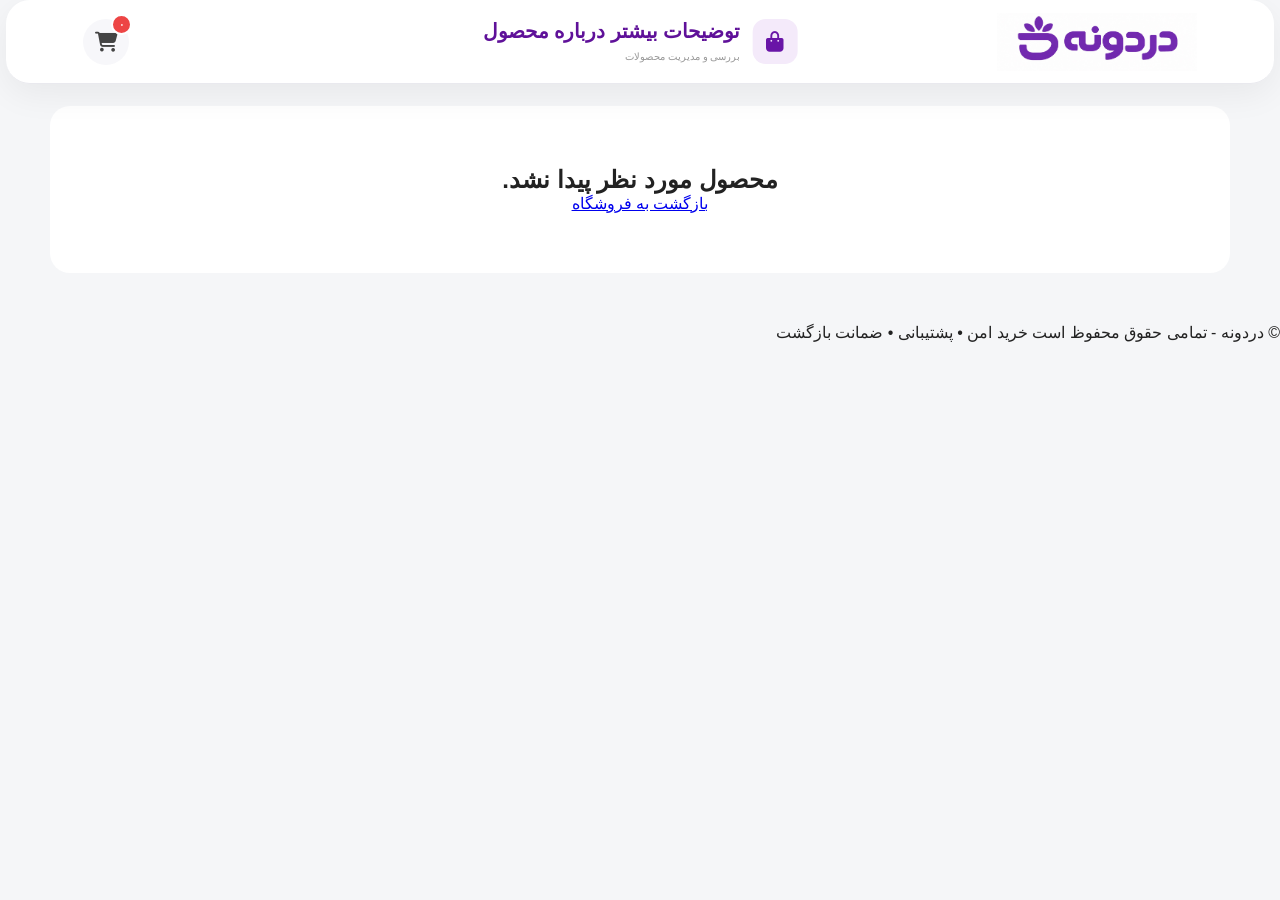
<file: product-details.html>
<!DOCTYPE html>
<html lang="fa" dir="rtl">

<head>

    <meta charset="UTF-8">

    <meta
        name="viewport"
        content="width=device-width, initial-scale=1.0"
    >

    <title>جزئیات محصول | دردونه</title>


    <!-- =====================================================
         FONT AWESOME
    ====================================================== -->

    <link
        rel="stylesheet"
        href="https://cdnjs.cloudflare.com/ajax/libs/font-awesome/6.5.2/css/all.min.css"
    >


    <!-- =====================================================
         PRODUCT DETAILS CSS
    ====================================================== -->

    <link
        rel="stylesheet"
        href="E-commerce-New/css/product-details.css"
    >

</head>


<body>


<!-- =====================================================
     HEADER
     همان Header صفحه shopping-cart
===================================================== -->

<header class="cart-header">


    <!-- Logo -->

    <a
        href="index.html"
        class="cart-logo"
        aria-label="بازگشت به فروشگاه"
    >

        <img
            class="dordou"
            src="E-commerce-New/images/dordouneh.jpg"
            alt="دردونه"
        >

    </a>


    <!-- Title -->

    <div class="cart-title">

        <div class="cart-title-icon">

            <i class="fa-solid fa-bag-shopping"></i>

        </div>


        <div>

            <h1>
                توضیحات بیشتر درباره محصول
            </h1>

            <span>
                بررسی و مدیریت محصولات
            </span>

        </div>

    </div>


    <!-- Cart -->

    <div
        class="cart-box"
        role="button"
        tabindex="0"
        aria-label="سبد خرید"
    >

        <i class="fa-solid fa-cart-shopping"></i>

        <span id="cart-counter">
            ۰
        </span>

    </div>


</header>



<!-- =====================================================
     PRODUCT PAGE
===================================================== -->

<main class="product-page">


    <!-- =================================================
         مسیر صفحه
    ================================================== -->

    <div class="top-bar">

        <div class="breadcrumb">

            <a href="index.html">
                خانه
            </a>

            <span>
                ‹
            </span>

            <span>
                محصولات
            </span>

            <span>
                ‹
            </span>

            <strong id="breadcrumb-title">
                جزئیات محصول
            </strong>

        </div>


        <!-- بازگشت به فروشگاه -->

        <a
            href="index.html"
            class="back-to-shop"
        >
            ← بازگشت به فروشگاه
        </a>

    </div>



    <!-- =================================================
         PRODUCT
    ================================================== -->

    <section class="product-card">


        <!-- =================================================
             تصویر محصول
        ================================================== -->

        <div class="product-gallery">


            <div class="image-badge">
                پیشنهاد ویژه
            </div>


            <div class="main-image-wrapper">

                <img
                    id="product-image"
                    src=""
                    alt="تصویر محصول"
                >

            </div>


            <div class="image-thumbnails">

                <div class="thumbnail active">

                    <img
                        id="thumbnail-image"
                        src=""
                        alt=""
                    >

                </div>

            </div>

        </div>



        <!-- =================================================
             اطلاعات محصول
        ================================================== -->

        <div class="product-info">


            <!-- دسته‌بندی -->

            <div
                class="product-category"
                id="product-category"
            >
                دسته‌بندی محصول
            </div>


            <!-- عنوان -->

            <h1 id="product-title">
                نام محصول
            </h1>



            <!-- =================================================
                 امتیاز
            ================================================== -->

            <div class="rating-row">

                <div class="stars">
                    ★★★★★
                </div>

                <span id="product-rating">
                    0
                </span>

                <span class="rating-text">
                    امتیاز کاربران
                </span>

            </div>



            <div class="divider"></div>



            <!-- =================================================
                 توضیحات
            ================================================== -->

            <div class="product-description">

                <h3>
                    معرفی محصول
                </h3>

                <p id="product-description">
                </p>

            </div>



            <!-- =================================================
                 قیمت
            ================================================== -->

            <div class="price-box">


                <div class="current-price">

                    <span id="product-price">
                        0
                    </span>

                    <span class="currency">
                        تومان
                    </span>

                </div>


                <div
                    class="discount-badge"
                    id="product-discount"
                >
                    0% تخفیف
                </div>


                <div class="price-content">

                    <span
                        class="off-price"
                        id="off-price"
                    >
                    </span>

                </div>


                <div>

                    <span
                        style="
                            color: rgb(0, 0, 0);
                            font-size: 20px !important;
                            font-weight: 800;
                        "
                        class="new-price"
                        id="new-price"
                    >
                    </span>

                </div>


            </div>



            <!-- =================================================
                 موجودی
            ================================================== -->

            <div class="stock-status">

                <span class="stock-icon">
                    ✓
                </span>

                <span>
                    موجود در انبار
                </span>

            </div>



            <!-- =================================================
                 تعداد
            ================================================== -->

            <div class="quantity-section">

                <span class="quantity-title">
                    تعداد:
                </span>


                <div class="quantity-control">

                    <button
                        id="increase"
                        type="button"
                    >
                        +
                    </button>

                    <span id="quantity">
                        1
                    </span>

                    <button
                        id="decrease"
                        type="button"
                    >
                        −
                    </button>

                </div>

            </div>



            <!-- =================================================
                 دکمه‌ها
            ================================================== -->

            <div class="product-actions">


                <button
                    id="add-to-cart"
                    class="add-cart-btn"
                    type="button"
                >
                    🛒 افزودن به سبد خرید
                </button>


                <button
                    id="buy-now"
                    class="buy-now-btn"
                    type="button"
                >
                    خرید فوری
                </button>


            </div>



            <!-- =================================================
                 خدمات
            ================================================== -->

            <div class="product-services">


                <div class="service-item">

                    <span class="service-icon">
                        🚚
                    </span>

                    <div>

                        <strong>
                            ارسال سریع
                        </strong>

                        <small>
                            سراسر کشور
                        </small>

                    </div>

                </div>



                <div class="service-item">

                    <span class="service-icon">
                        🔒
                    </span>

                    <div>

                        <strong>
                            خرید امن
                        </strong>

                        <small>
                            پرداخت مطمئن
                        </small>

                    </div>

                </div>



                <div class="service-item">

                    <span class="service-icon">
                        🛡️
                    </span>

                    <div>

                        <strong>
                            ضمانت کالا
                        </strong>

                        <small>
                            تضمین اصالت
                        </small>

                    </div>

                </div>


            </div>


        </div>


    </section>



    <!-- =====================================================
         اطلاعات تکمیلی
    ====================================================== -->

    <section class="product-extra">


        <div class="extra-title">

            <h2>
                اطلاعات محصول
            </h2>

            <span></span>

        </div>



        <div class="features-grid">


            <div class="feature-box">

                <span>
                    📦
                </span>

                <div>

                    <strong>
                        ارسال کالا
                    </strong>

                    <p>
                        ارسال سریع سفارش
                    </p>

                </div>

            </div>



            <div class="feature-box">

                <span>
                    🔐
                </span>

                <div>

                    <strong>
                        پرداخت امن
                    </strong>

                    <p>
                        پرداخت از درگاه امن
                    </p>

                </div>

            </div>



            <div class="feature-box">

                <span>
                    ↩️
                </span>

                <div>

                    <strong>
                        ضمانت بازگشت
                    </strong>

                    <p>
                        طبق قوانین فروشگاه
                    </p>

                </div>

            </div>



            <div class="feature-box">

                <span>
                    ☎️
                </span>

                <div>

                    <strong>
                        پشتیبانی
                    </strong>

                    <p>
                        پاسخگویی به مشتریان
                    </p>

                </div>

            </div>


        </div>


    </section>


</main>



<!-- =====================================================
     FOOTER
===================================================== -->

<footer class="cart-footer">

    <span>
        © دردونه - تمامی حقوق محفوظ است
    </span>

    <span>
        خرید امن • پشتیبانی • ضمانت بازگشت
    </span>

</footer>



<!-- =====================================================
     JAVASCRIPT
===================================================== -->

<script src="E-commerce-New/js/products.js"></script>

<script src="E-commerce-New/js/product-details.js"></script>


</body>

</html>
</file>
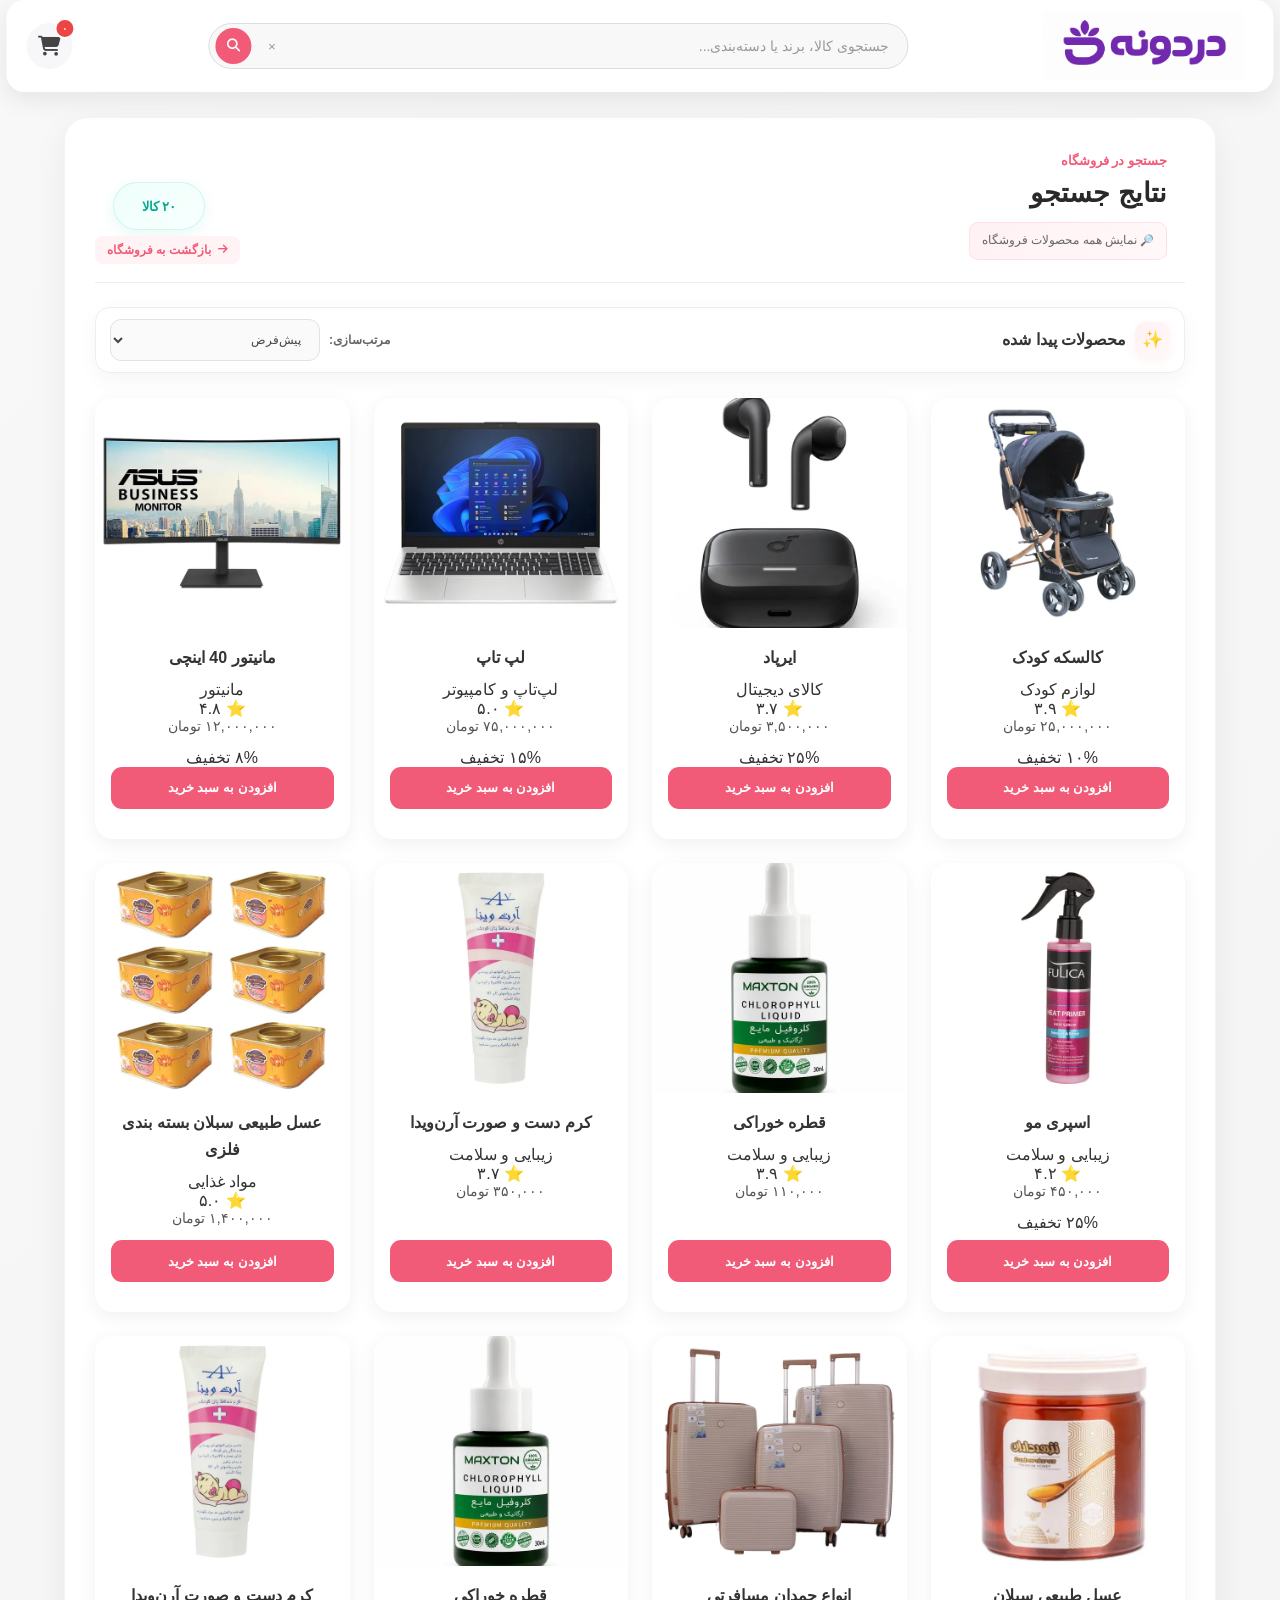
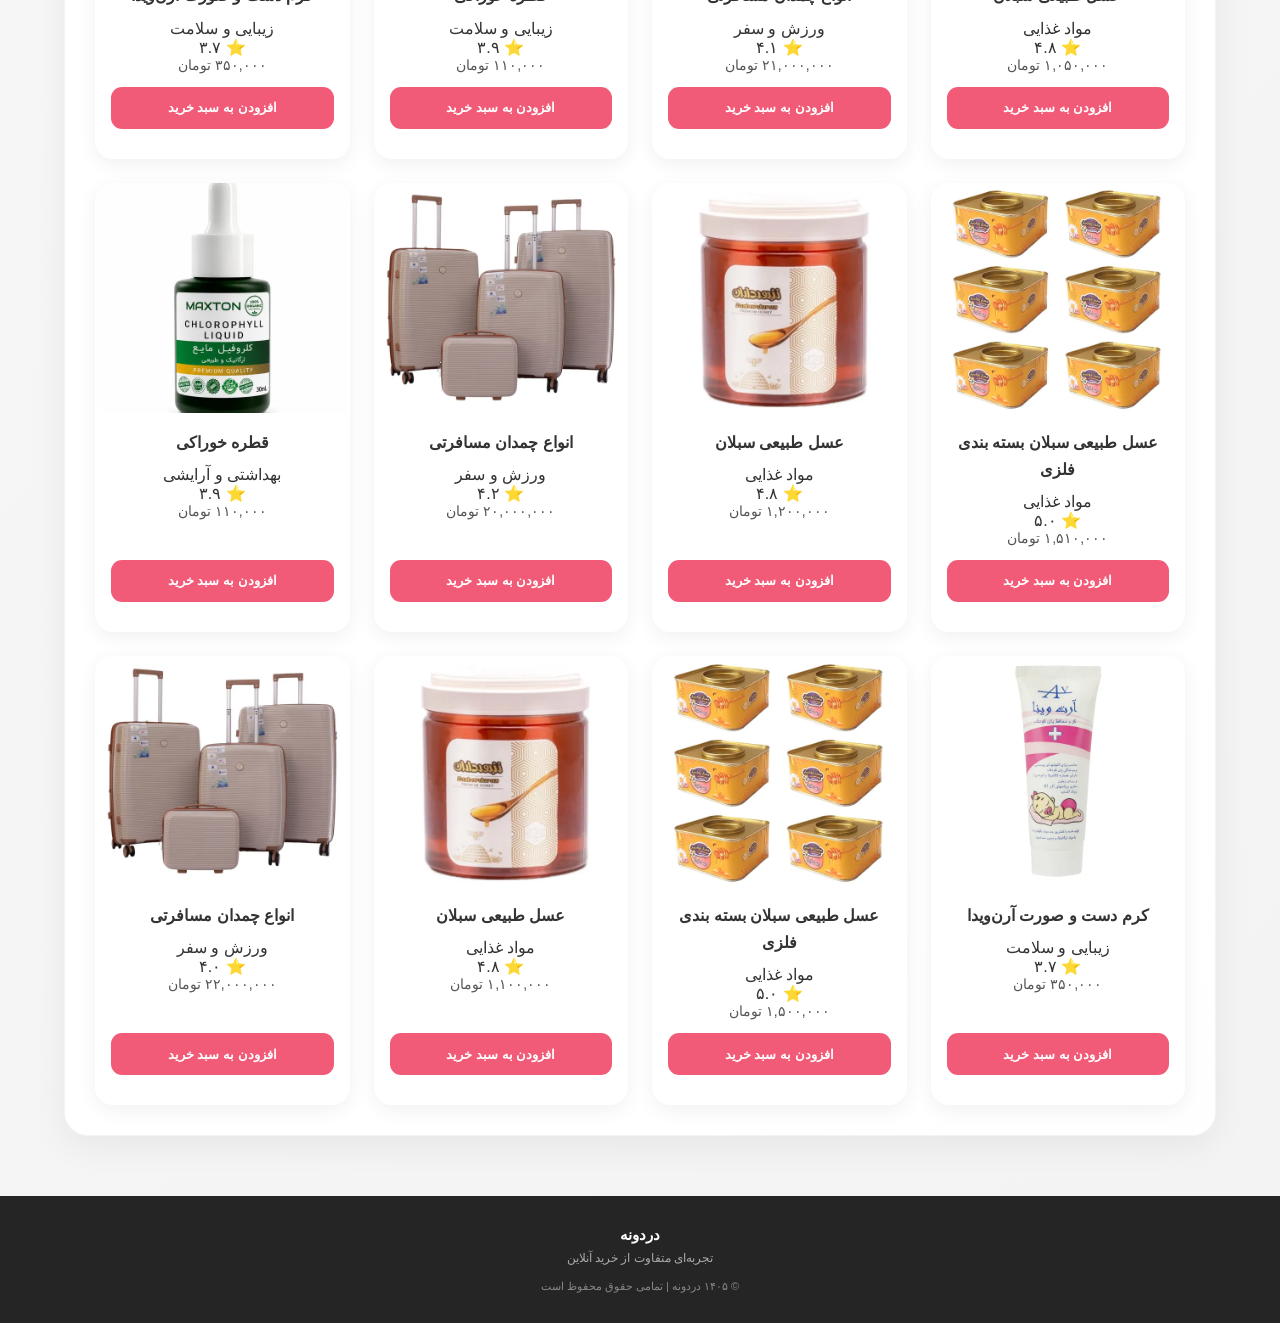
<file: search-results.html>
<!DOCTYPE html>
<html lang="fa" dir="rtl">

<head>

    <meta charset="UTF-8">

    <meta
        name="viewport"
        content="width=device-width, initial-scale=1.0"
    >

    <title>نتایج جستجو | دردونه</title>


    <!-- Font Awesome -->

    <link
        rel="stylesheet"
        href="https://cdnjs.cloudflare.com/ajax/libs/font-awesome/6.5.2/css/all.min.css"
    >


    <!-- Search Results CSS -->

    <link
        rel="stylesheet"
        href="E-commerce-New/css/search-results.css"
    >

</head>


<body>


<!-- =========================================================
     HEADER
========================================================= -->

<header class="search-header">

    <div class="header-inner">


        <!-- LOGO -->

        <a
            href="index.html"
            class="logo"
        >

            <img
                class="dordou"
                src="E-commerce-New/images/dordouneh.jpg"
                alt="دردونه"
            >

        </a>


        <!-- SEARCH -->

        <div class="search-box">

            <input
                id="search-input"
                type="search"
                placeholder="جستجوی کالا، برند یا دسته‌بندی..."
                autocomplete="off"
            >


            <button
                id="clear-search"
                class="clear-search"
                type="button"
                aria-label="پاک کردن جستجو"
            >
                ×
            </button>


            <button
                id="search-button"
                class="search-button"
                type="button"
                aria-label="جستجو"
            >

                <i class="fa-solid fa-magnifying-glass"></i>

            </button>

        </div>


        <!-- CART -->

        <div class="counter-continer">

            <div
                class="basket999"
                role="button"
                tabindex="0"
                aria-label="مشاهده سبد خرید"
            >

                <i class="fa-solid fa-cart-shopping"></i>

                <span
                    class="cart-count"
                    id="cart-count"
                >
                    ۰
                </span>

            </div>

        </div>

    </div>

</header>



<!-- =========================================================
     MAIN
========================================================= -->

<main class="search-results-container">


    <!-- =====================================================
         SEARCH TITLE
    ====================================================== -->

    <section class="search-title">


        <div class="title-top">


            <div>

                <span class="title-small">
                    جستجو در فروشگاه
                </span>


                <h1>
                    نتایج جستجو
                </h1>


                <p id="search-text">
                    در حال جستجو...
                </p>

            </div>


            <div
                id="results-count"
                class="results-count"
            >
                ۰ کالا
            </div>

        </div>




        <!-- BREADCRUMB -->

        <!-- <div class="breadcrumb">
            <span class="result20">
                نتایج جستجو
            </span>




        </div> -->
        <a
            href="index.html"
            class="back-home"
        >

            <i class="fa-solid fa-arrow-right"></i>

            بازگشت به فروشگاه

        </a>

    </section>



    <!-- =====================================================
         RESULTS TOOLBAR
    ====================================================== -->

    <section class="results-toolbar">


        <div class="toolbar-title">

            <span class="toolbar-icon">
                ✨
            </span>

            محصولات پیدا شده

        </div>



        <!-- SORT -->

        <div class="sort-box">

            <label for="sort-products">
                مرتب‌سازی:
            </label>


            <select id="sort-products">

                <option value="default">
                    پیش‌فرض
                </option>

                <option value="cheap">
                    ارزان‌ترین
                </option>

                <option value="expensive">
                    گران‌ترین
                </option>

                <option value="rating">
                    بالاترین امتیاز
                </option>

                <option value="discount">
                    بیشترین تخفیف
                </option>

            </select>

        </div>

    </section>



    <!-- =====================================================
         PRODUCTS
    ====================================================== -->

    <section
        id="search-results"
        class="search-results-grid"
    >

    </section>



    <!-- =====================================================
         NO RESULTS
    ====================================================== -->

    <section
        id="no-results"
        class="no-results"
    >

        <div class="no-results-icon">
            🔍
        </div>


        <h2>
            محصولی پیدا نشد
        </h2>


        <p>
            متأسفانه محصولی مطابق عبارت جستجوی شما پیدا نکردیم.
        </p>


        <div class="suggestions">

            <span>
                💡 پیشنهاد:
            </span>

            <span>
                عبارت کوتاه‌تری امتحان کنید
            </span>

            <span>
                املای کلمه را بررسی کنید
            </span>

        </div>


        <a
            href="index.html"
            class="back-shop"
        >
            بازگشت به فروشگاه
        </a>

    </section>


</main>



<!-- =========================================================
     FOOTER
========================================================= -->

<footer class="search-footer">

    <div>

        <strong>
            دردونه
        </strong>

        <span>
            تجربه‌ای متفاوت از خرید آنلاین
        </span>

    </div>


    <p>
        © ۱۴۰۵ دردونه | تمامی حقوق محفوظ است
    </p>

</footer>



<!-- =========================================================
     JAVASCRIPT
========================================================= -->

<script
    src="E-commerce-New/js/products.js"
></script>


<script
    src="E-commerce-New/js/search-results.js"
></script>


</body>

</html>
</file>
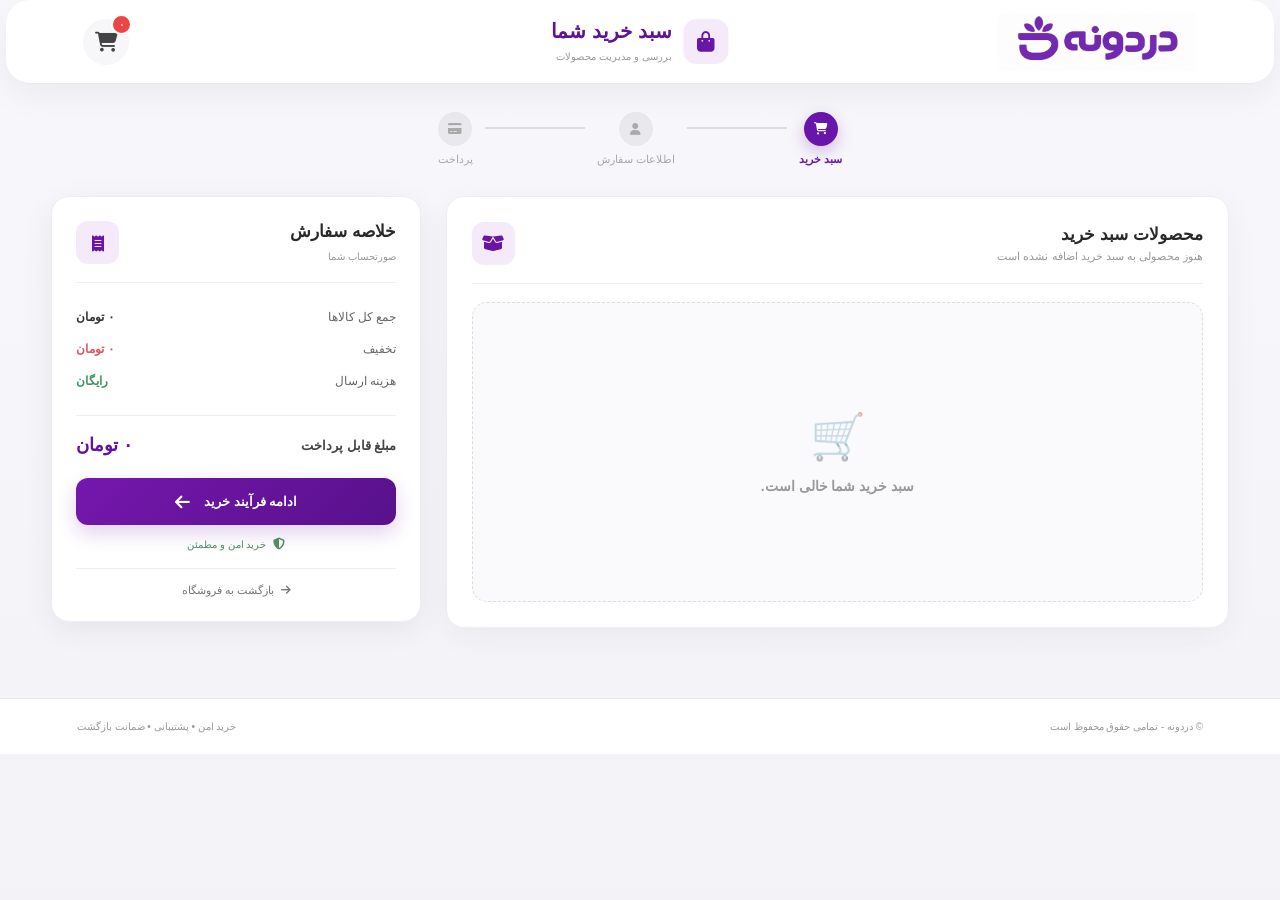
<file: shopping-cart.html>
<!doctype html>
<html lang="fa" dir="rtl">

<head>

    <meta charset="UTF-8">

    <meta
        name="viewport"
        content="width=device-width, initial-scale=1.0"
    >

    <title>سبد خرید | دردونه</title>


    <!-- =====================================================
         FONT AWESOME
    ====================================================== -->

    <link
        rel="stylesheet"
        href="https://cdnjs.cloudflare.com/ajax/libs/font-awesome/6.5.2/css/all.min.css"
    >


    <!-- =====================================================
         SHOPPING CART CSS
    ====================================================== -->

    <link
        rel="stylesheet"
        href="E-commerce-New/css/shopping-cart.css"
    >

</head>


<body>


<!-- =====================================================
     HEADER
===================================================== -->

<header class="cart-header">


    <!-- Logo -->

    <a
        href="index.html"
        class="cart-logo"
        aria-label="بازگشت به فروشگاه"
    >

        <img
            class="dordou"
            src="E-commerce-New/images/dordouneh.jpg"
            alt="دردونه"
        >

    </a>


    <!-- Title -->

    <div class="cart-title">

        <div class="cart-title-icon">

            <i class="fa-solid fa-bag-shopping"></i>

        </div>


        <div>

            <h1>
                سبد خرید شما
            </h1>

            <span>
                بررسی و مدیریت محصولات
            </span>

        </div>

    </div>


    <!-- Cart -->

    <div
        class="cart-box"
        role="button"
        tabindex="0"
        aria-label="سبد خرید"
    >

        <i class="fa-solid fa-cart-shopping"></i>

        <span id="cart-counter">
            ۰
        </span>

    </div>


</header>



<!-- =====================================================
     PROGRESS
===================================================== -->

<div class="cart-progress">


    <div class="cart-step active">

        <div class="cart-step-circle">

            <i class="fa-solid fa-cart-shopping"></i>

        </div>

        <span>
            سبد خرید
        </span>

    </div>


    <div class="cart-progress-line"></div>


    <div class="cart-step">

        <div class="cart-step-circle">

            <i class="fa-solid fa-user"></i>

        </div>

        <span>
            اطلاعات سفارش
        </span>

    </div>


    <div class="cart-progress-line"></div>


    <div class="cart-step">

        <div class="cart-step-circle">

            <i class="fa-solid fa-credit-card"></i>

        </div>

        <span>
            پرداخت
        </span>

    </div>


</div>



<!-- =====================================================
     MAIN
===================================================== -->

<main class="cart-page">


    <!-- =================================================
         PRODUCTS
    ================================================== -->

    <section class="cart-products">


        <div class="products-header">

            <div>

                <h2>
                    محصولات سبد خرید
                </h2>

                <p id="cart-items-info">
                    محصولات انتخاب‌شده شما
                </p>

            </div>


            <div class="products-header-icon">

                <i class="fa-solid fa-box-open"></i>

            </div>

        </div>


        <div
            id="cart-items"
            class="cart-items"
        ></div>


    </section>



    <!-- =================================================
         SUMMARY
    ================================================== -->

    <aside class="cart-summary">


        <div class="summary-header">


            <div>

                <h2>
                    خلاصه سفارش
                </h2>

                <span>
                    صورتحساب شما
                </span>

            </div>


            <div class="summary-icon">

                <i class="fa-solid fa-receipt"></i>

            </div>


        </div>



        <div class="summary-divider"></div>



        <!-- Total -->

        <div class="summary-row">

            <span>
                جمع کل کالاها
            </span>

            <strong id="total-price">
                ۰ تومان
            </strong>

        </div>



        <!-- Discount -->

        <div class="summary-row discount-row">

            <span>
                تخفیف
            </span>

            <strong id="discount-price">
                ۰ تومان
            </strong>

        </div>



        <!-- Shipping -->

        <div class="summary-row">

            <span>
                هزینه ارسال
            </span>

            <strong class="free-shipping">
                رایگان
            </strong>

        </div>



        <div class="summary-divider"></div>



        <!-- Payable -->

        <div class="final-price">

            <span>
                مبلغ قابل پرداخت
            </span>

            <strong id="payable-price">
                ۰ تومان
            </strong>

        </div>



        <!-- Checkout -->

        <button
            id="checkout-btn"
            type="button"
        >

            <span>
                ادامه فرآیند خرید
            </span>

            <i class="fa-solid fa-arrow-left"></i>

        </button>



        <!-- Security -->

        <div class="secure-payment">

            <i class="fa-solid fa-shield-halved"></i>

            <span>
                خرید امن و مطمئن
            </span>

        </div>



        <!-- Back -->

        <a
            href="index.html"
            class="back-home"
        >

            <i class="fa-solid fa-arrow-right"></i>

            بازگشت به فروشگاه

        </a>


    </aside>


</main>



<!-- =====================================================
     FOOTER
===================================================== -->

<footer class="cart-footer">

    <span>
        © دردونه - تمامی حقوق محفوظ است
    </span>

    <span>
        خرید امن • پشتیبانی • ضمانت بازگشت
    </span>

</footer>



<!-- =====================================================
     SHOPPING CART JS
===================================================== -->

<script src="E-commerce-New/js/shopping-cart.js"></script>


</body>

</html>
</file>
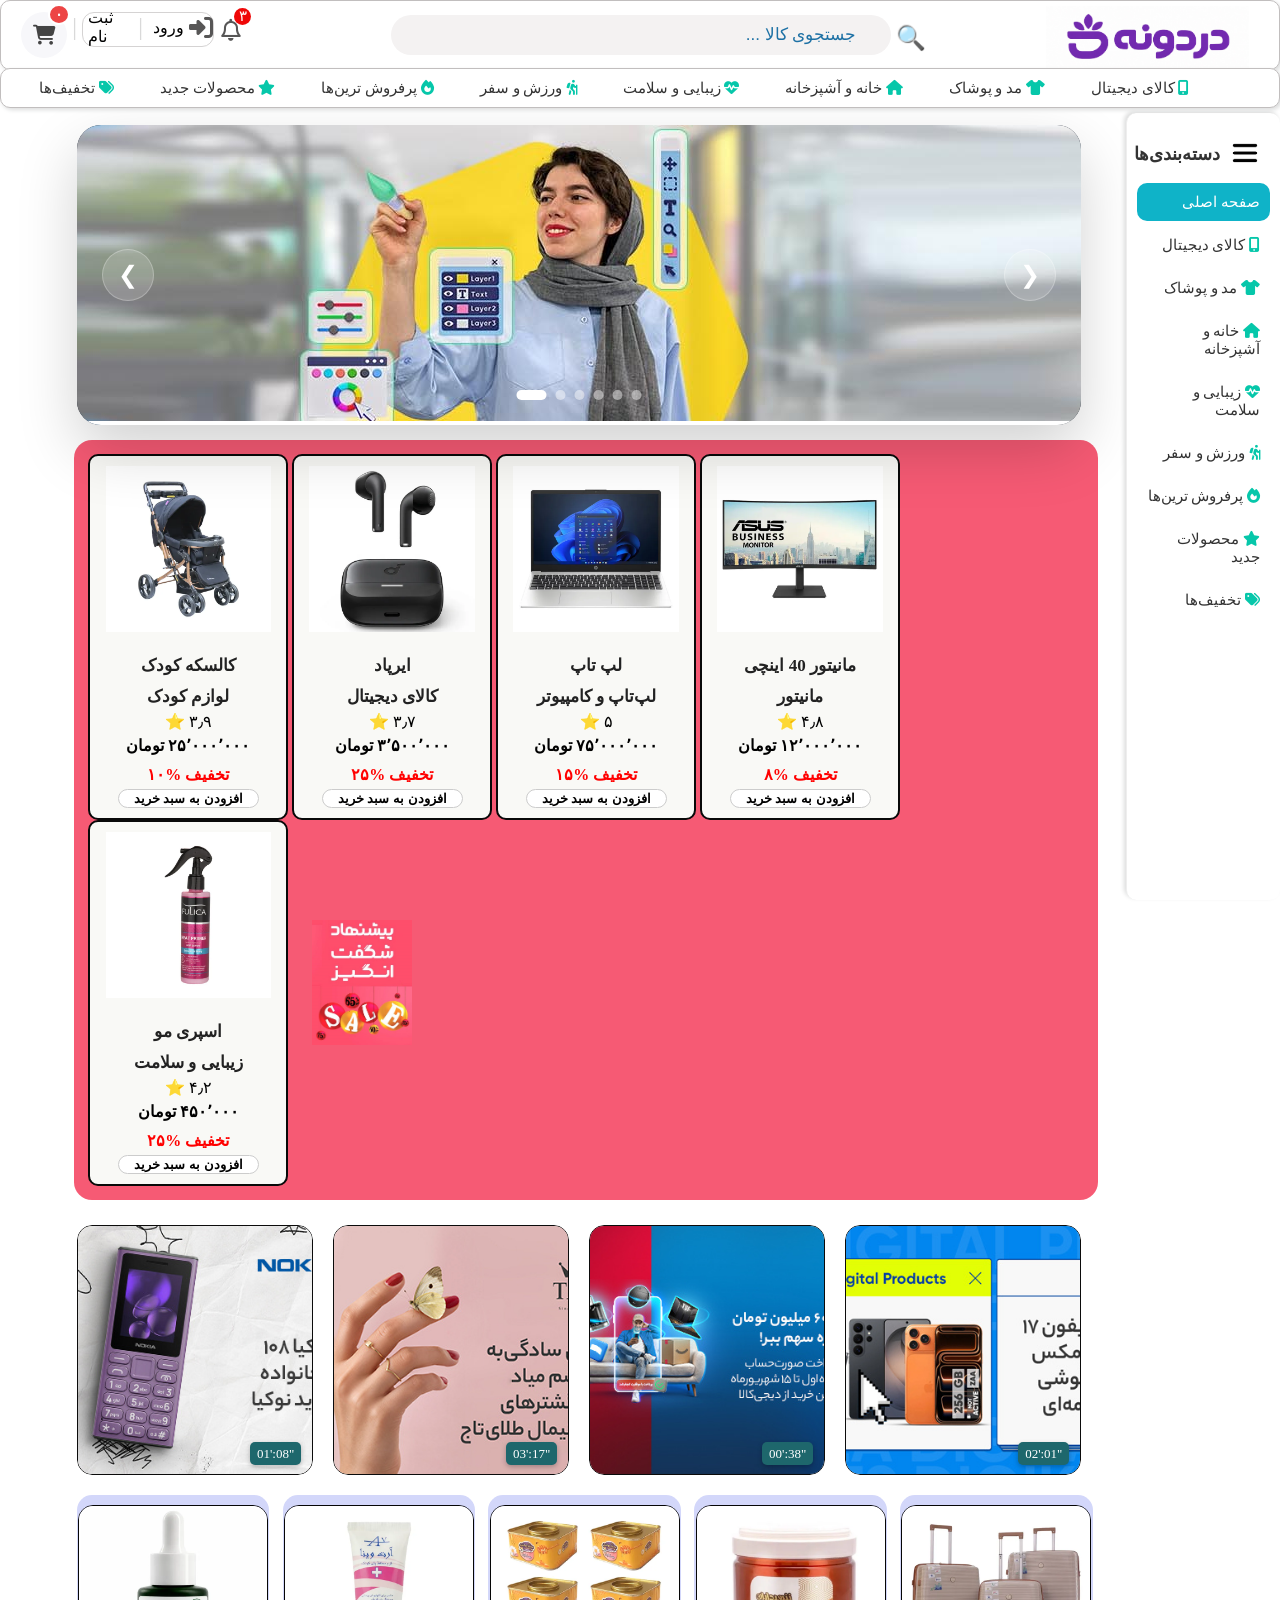
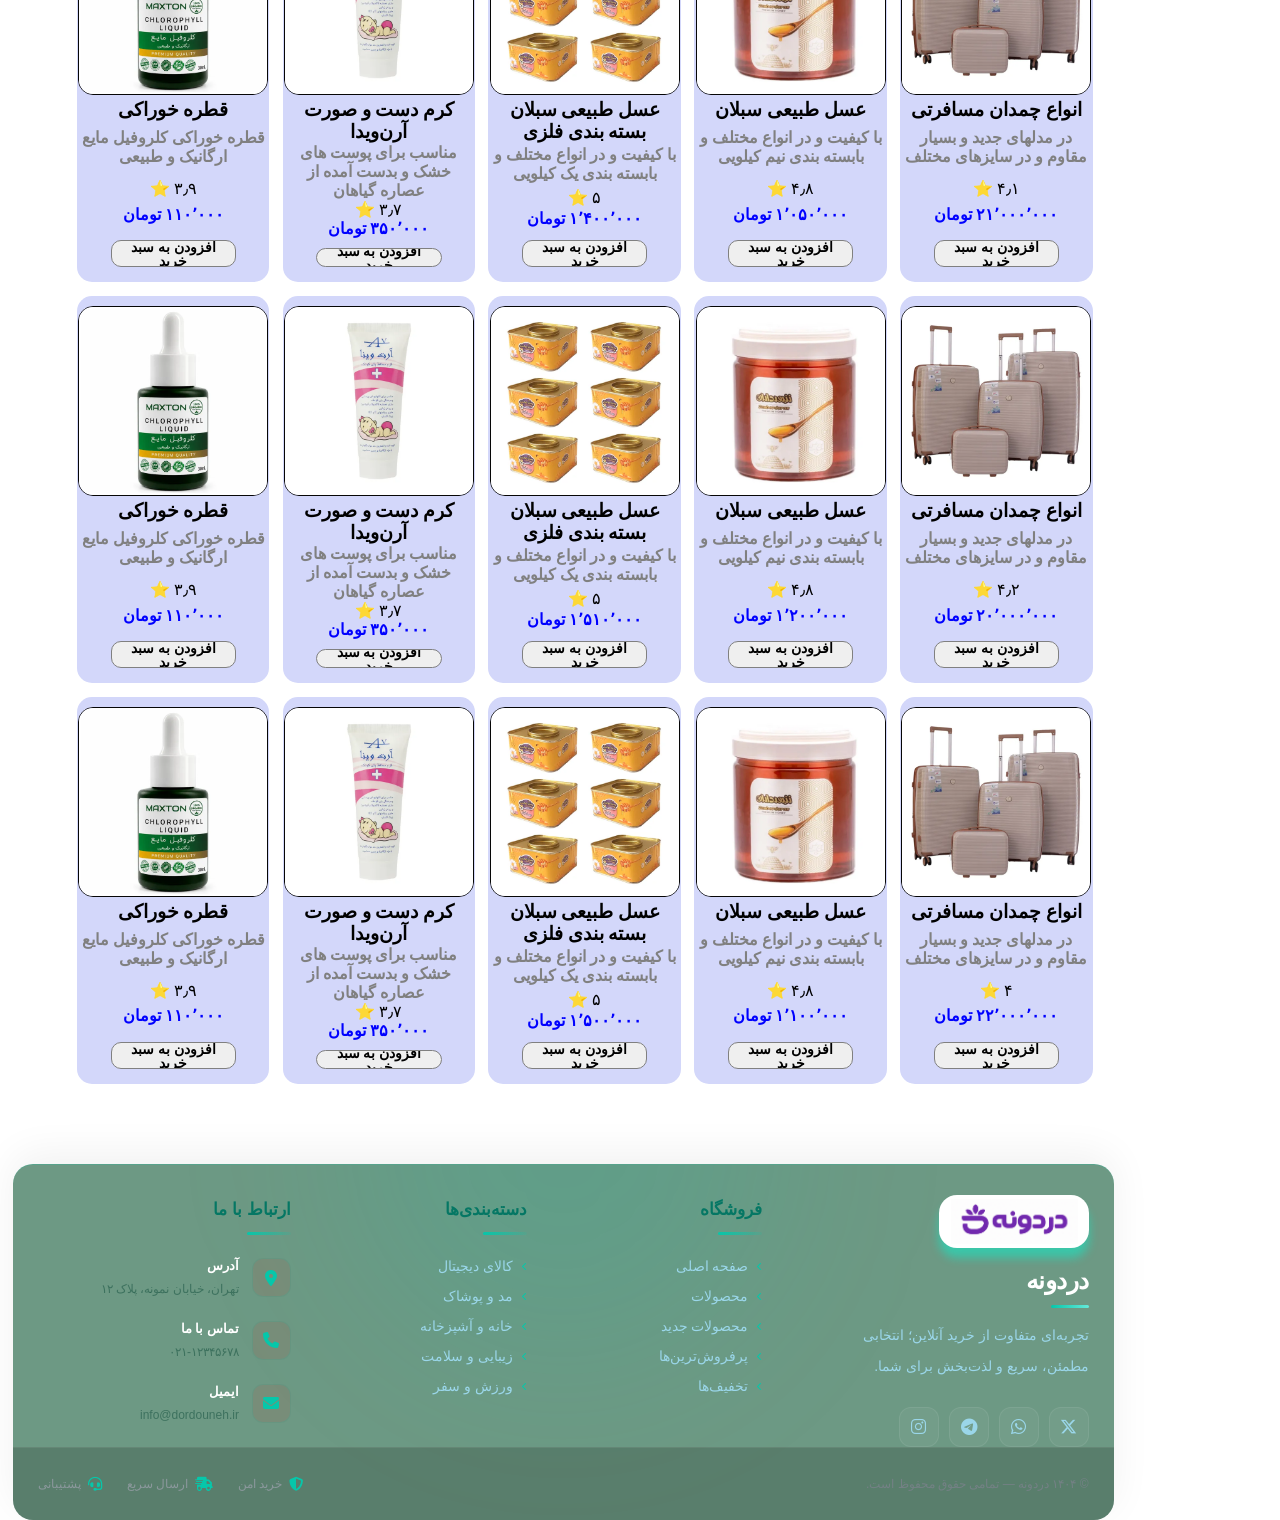
<file: success.html>
<!DOCTYPE html>
<html lang="fa" dir="rtl">

<head>

    <meta charset="UTF-8">

    <meta
        name="viewport"
        content="width=device-width, initial-scale=1.0">

    <title>پرداخت موفق - دردونه</title>

    <link
        rel="stylesheet"
        href="E-commerce-New/css/success.css">

</head>

<body>

    <!-- =====================================================
         SUCCESS PAGE
    ====================================================== -->

    <main class="success-page">

        <section class="success-container">

            <!-- HEADER -->

            <header class="success-header">

                <div class="logo-wrapper">

                    <img class="dordou"
                        src="E-commerce-New/images/dordouneh.jpg"
                        alt="دردونه">

                </div>


                <div class="brand">

                    <div class="brand-info">

                        <strong>
                            <!-- دردونه -->
                        </strong>

                        <span>
                            فروشگاه اینترنتی
                        </span>

                    </div>

                </div>


                <div class="secure-status">

                    <span class="secure-check">
                        ✓
                    </span>

                    <span>
                        پرداخت امن
                    </span>

                </div>

            </header>


            <!-- SUCCESS ANIMATION -->

            <div class="success-animation">

                <div class="success-ring ring-one"></div>

                <div class="success-ring ring-two"></div>

                <div class="success-glow"></div>

                <div class="success-icon">

                    <span>
                        ✓
                    </span>

                </div>

            </div>


            <!-- TITLE -->

            <div class="success-title">

                <span class="success-label">
                    تراکنش موفق
                </span>

                <h1>
                    پرداخت با موفقیت انجام شد
                </h1>

                <p>
                    سفارش شما با موفقیت ثبت شد و در حال آماده‌سازی برای ارسال است.
                </p>

            </div>


            <!-- AMOUNT -->

            <div class="amount-card">

                <div class="amount-icon">
                    ✓
                </div>

                <div class="amount-info">

                    <span>
                        مبلغ پرداخت شده
                    </span>

                    <strong id="final-amount">
                        ۰ تومان
                    </strong>

                </div>

            </div>


            <!-- ORDER DETAILS -->

            <div class="order-details">

                <div class="detail-row">

                    <div class="detail-label">

                        <span class="detail-icon">
                            #
                        </span>

                        <span>
                            شماره سفارش
                        </span>

                    </div>

                    <strong
                        id="order-number"
                        class="order-number">
                        -
                    </strong>

                </div>


                <div class="detail-row">

                    <div class="detail-label">

                        <span class="detail-icon">
                            ✓
                        </span>

                        <span>
                            وضعیت پرداخت
                        </span>

                    </div>

                    <strong class="payment-success">

                        <span class="status-dot"></span>

                        موفق

                    </strong>

                </div>


                <div class="detail-row">

                    <div class="detail-label">

                        <span class="detail-icon">
                            ◷
                        </span>

                        <span>
                            وضعیت سفارش
                        </span>

                    </div>

                    <strong class="order-status">
                        ثبت شده
                    </strong>

                </div>

            </div>


            <!-- ORDER PROGRESS -->

            <div class="order-progress">

                <div class="progress-title">

                    <strong>
                        مراحل سفارش
                    </strong>

                    <span>
                        ۱ از ۳
                    </span>

                </div>


                <div class="progress-line">

                    <div class="progress-active"></div>

                </div>


                <div class="progress-steps">

                    <div class="progress-step active">

                        <div class="step-icon">
                            ✓
                        </div>

                        <span>
                            پرداخت
                        </span>

                    </div>


                    <div class="progress-step">

                        <div class="step-icon">
                            ۲
                        </div>

                        <span>
                            آماده‌سازی
                        </span>

                    </div>


                    <div class="progress-step">

                        <div class="step-icon">
                            ۳
                        </div>

                        <span>
                            ارسال
                        </span>

                    </div>

                </div>

            </div>


            <!-- BUTTONS -->

            <div class="success-buttons">

                <button
                    id="home-button"
                    type="button"
                    class="primary-button">

                    <span>
                        بازگشت به فروشگاه
                    </span>

                    <span class="button-arrow">
                        ←
                    </span>

                </button>


                <button
                    id="orders-button"
                    type="button"
                    class="secondary-button">

                    <span class="orders-icon">
                        ◫
                    </span>

                    <span>
                        مشاهده سفارش
                    </span>

                </button>


                <!-- NEW PRINT BUTTON -->

                <button
                    id="print-button"
                    type="button"
                    class="print-button">

                    <span class="print-icon">
                        🖨
                    </span>

                    <span>
                        چاپ / ذخیره PDF
                    </span>

                </button>

            </div>


            <!-- TRUST -->

            <div class="trust-message">

                <span class="trust-icon">
                    🔒
                </span>

                <span>
                    اطلاعات تراکنش شما با امنیت کامل ثبت شده است.
                </span>

            </div>


            <!-- FOOTER -->

            <footer class="success-footer">

                <span>
                    ممنون که دردونه را انتخاب کردید ❤️
                </span>

            </footer>

        </section>

    </main>


    <script src="E-commerce-New/js/success.js"></script>

</body>

</html>
</file>
<file: E-commerce-New/css/global.css>
*{
box-sizing: border-box;
}
html,body{
  margin: 0;
  padding: 0;
  width: 100%;
  max-width: 100%;
  overflow-x: hidden;
}

@font-face {
  font-family: "Font Awesome 6 Free";
  src: url("../fonts/fa-solid-900.woff2");
  font-weight: 900;

}


.page {
  min-height: 100vh;
}

.menu1 {
  width: 50px;
}

.layout {
  display: flex;
  align-items: flex-start;
}

.content {
  flex: 1;
  min-width: 0;
}

/* @font-face {
    font-family: "Vazirmatn";
    src: url("fonts/Vazirmatn-Regular.woff2") format("woff2");
    font-weight: 400;
    font-style: normal;
    font-display: swap;
} */
/* 
body {
    font-family: "Vazirmatn", sans-serif;
    font-size: smaller;
  } */
</file>
<file: E-commerce-New/css/header.css>
* {
  box-sizing: border-box;
}
html,
body {
  margin: 0;
  padding: 0;
  width: 100%;
  max-width: 100%;
  overflow-x: hidden;
}
/* هدر */

.header {
  height: 70px;
  width: 100%;
  background-color: rgba(255, 255, 255);
  display: flex;
  align-items: center;
  justify-content: space-between;
  padding: 0 20px;
  z-index: 11000;
  position: fixed;
  /* display: flex; */
  /* flex-direction: row; */
  /* align-items: center; */
  /* vertical-align: top; */

  /* position: fixed; */
  /* background-color: white; */
  /* top: 0px; */
  /* left: 0px; */
  /* right: 0px; */
  /* height: 65px !important; */
  border: solid 1px rgb(193, 190, 190);
  border-radius: 10px;
  box-shadow: 2px 2px 4px rgb(220, 221, 221);
}

.header-center {
  display: flex;
  text-align: right;
  /* flex: 1; */
  align-items: center;
  justify-content: center;
}

.header-left {
  display: flex;
  flex-direction: row;
  width: 250px !important;

  /* vertical-align: top; */
  /* width: 200; */
}

.pipe {
  margin: 0px;
  font-size: 26px;
  margin-right: 5px;
  margin-left: 5px;

  color: rgb(217, 217, 217);
}

/* .bel99:hover {
  cursor: pointer;
} */

.sabtnam:hover {
  cursor: pointer;
}

.vorod,
.enter-icon:hover {
  cursor: pointer;
}
.sabtnam,
.vorod {
  margin-left: 5px;
  font-weight: 500;
  padding-top: 0px;
  /* margin-top: 5px; */
  margin-right: 5px;
  /* vertical-align: ; */
}

.header-right {
  display: flex;
  /* flex-direction: row; */
  align-items: center;
  height: 35px !important;
  /* width: 200px; */
}

/* 
.top1 {
  height: 80px;
  background-color: rgb(239, 226, 252);
} */

.div-enter {
  width: 132px;
  height: 35px;
  padding: 0%;
  border-radius: 12px;
  border: solid rgb(213, 211, 211) 1px;
  vertical-align: top;
  font: weight bold;
  /* font-size:12px ; */
}
/* 
.basket {
  position: relative;
  margin-left: 10px;
  margin-right: 10px;
}

.basket:hover {
  cursor: pointer;
  box-shadow: 2px 2px 5px rgb(197, 197, 197);
  border-radius: 15px;
}
 */
.input-search {
  direction: rtl;
  background-color: rgb(244, 242, 242);
  border-radius: 20px;
  text-align: right;
  font-size: 17px;
  color: red;
  height: 40px;
  /* margin-right: 100px; */
  width: 500px;
  border: none;
  padding-right: 30px;
}

.input-search::placeholder {
  color: rgb(29, 113, 165);
}

.btn1 {
  display: flex;
  align-items: center;
  margin-top: 9px;
  height: 10px !important;
}

.div-enter {
  margin: 0px;
  /* justify-content: center; */
  /* align-items: center; */
  /* align-content: center; */
  /* margin-top: -20px; */
  /* height: 40px; */
  /* margin-top: 17px; */
}

.bell-main:hover {
  cursor: pointer;
  /* box-shadow: 5px 5px 5px rgb(197, 197, 197); */
  color: rgb(91, 90, 90);
  /* background-color: gray; */
  /* border-radius: 5px; */
}

/* .bell-main {
  position: relative;
  margin-left: 12px;
} */

.counter-continer {
  position: relative;
  top: 8px;
}

.cart-counter {
  position: absolute;
  right: 0px;
  top: -8px !important;
  min-width: 20px;
  height: 20px;
  padding: 0 5px;
  display: flex;
  align-items: center;
  justify-content: center;
  border-radius: 50%;
  background-color: #fb1d1d;
  color: white;
  font-size: 14px !important;
  font-weight: bold;
}

.cart-counter:hover {
  cursor: pointer;
}

.tooltip1 {
  position: absolute;
  background-color: rgb(180, 176, 176);
  border-radius: 5px;
  top: 30px !important;
  padding: 2px 5px;
  white-space: nowrap;
  color: white;
  left: 40px;
  opacity: 0;
  transition: opacity 0.6s;
}

.basket999:hover .tooltip1,
.notifi-bell:hover .tooltip2 {
  opacity: 1;
}

.tooltip2 {
  position: absolute;
  background-color: rgb(180, 176, 176);
  border-radius: 5px;
  top: -30;
  padding: 2px 5px;
  white-space: nowrap;
  color: white;
  left: 5px;
  opacity: 0;
  transition: opacity 0.6s;
}

/* .arm, */
.dordou {
  height: 68px !important;
  margin-right: 10px;
  margin-top: 10px !important;
}

.menu1 {
  height: 60px;
  /* filter: brightness(120%) ; */
}

.menu1:hover {
  cursor: pointer;
}
.magnif {
  margin-top: 5px;
  margin-left: 5px;
  font-size: x-large;
}

.magnif:hover {
  cursor: pointer;
}

/* هدر */

.bell-font::before {
  font-family: "Font Awesome 6 Free";
  font-weight: 900;
  content: "\f0f3";
}

.notifi-bell {
  position: relative;
  width: 35px;
  height: 35px;
  left: 7px;
  top: 6px;
}
.bell-main::before {
  font-family: "Font Awesome 6 Free";
  font-family: 900;
  content: "\f0f3";
  font-size: x-larger;
  font-size: 22px;
  color: rgb(87, 86, 86);
}

.notifi-bell-count {
  position: absolute;
  top: -10px;
  right: 5px;
  width: 17px;
  height: 17px;
  background-color: rgb(239, 7, 7);
  color: white;
  border-radius: 50%;

  font-size: 15px;
  text-align: center;
  line-height: 17px;
}

.shopping-cart::before {
  font-family: "Font Awesome 6 Free";
  font-family: 900;
  content: "\f07a";
  font-size: x-larger;
  font-size: 22px;
  color: rgb(87, 86, 86);
}
.shopping-cart {
  cursor: pointer;
  /* font-size: xx-small; */
  color: blue;
}
.shopping-cart:hover {
  cursor: pointer;
}

.enter-icon {
  margin-top: 17px !important;
}
.enter-icon:before {
  color: rgb(87, 86, 86);
  top: 12px;
  border-radius: 10px;
  font-family: "Font Awesome 6 Free";
  font-weight: 900;
  content: "\f2f6";
  font-size: x-large;
}

.digital::before {
  font-family: "Font Awesome 6 Free";
  font-weight: 900;
  content: "\f3cd";
}

.discount-menu::before {
  font-family: "Font Awesome 6 Free";
  font-weight: 900;
  content: "\f02c";
}
.modvapu::before {
  font-family: "Font Awesome 6 Free";
  font-weight: 900;
  content: "\f553";
}
.home::before {
  font-family: "Font Awesome 6 Free";
  font-weight: 900;
  content: "\f015";
}
.butyhealth::before {
  font-family: "Font Awesome 6 Free";
  font-weight: 900;
  content: "\f21e";
}

.sport::before {
  font-family: "Font Awesome 6 Free";
  font-weight: 900;
  content: "\f6ec";
}
.porfo::before {
  font-family: "Font Awesome 6 Free";
  font-weight: 900;
  content: "\f06d";
}
.product::before {
  font-family: "Font Awesome 6 Free";
  font-weight: 900;
  content: "\f005";
}

.sport::before,
.butyhealth::before,
.discount-menu::before,
.porfo::before,
.product::before,
.home::before,
.modvapu::before,
.digital::before {
  color: rgb(6, 199, 170);
}

.daste {
  font-size: large;
}

/* **************************منو */
.Horiz-menu {
  direction: rtl !important;
  width: 100%;
  background-color: white;
  border-bottom: 1px solid #ddd;
  /* border-top: none; */
  height: 40px;
  /* width: 100%; */
  /* background-color: rgba(255, 255, 255); */
  display: flex;
  align-items: center;
  justify-content: space-between;
  padding: 0 20px;
  z-index: 12000;
  position: fixed;
  border: solid 1px rgb(193, 190, 190);
  border-radius: 10px;
  box-shadow: 2px 2px 4px rgb(220, 221, 221);
  top: 68px;
  background: #ffffff;
  /* border-bottom: 1px solid #eee; */
  justify-content: left;
}

.Horiz-menu ul {
  /* display: flex; */
  /* list-style: none; */
  margin: 0;
  /* padding: 0; */

  display: flex;
  justify-content: center;
  align-items: center;
  gap: 10px;

  list-style: none;
  margin: 0;
  padding: 0;
}

.Horiz-menu li {
  margin: 0;
}

.Horiz-menu a {
  /* display: block; */
  /* padding: 18px 20px; */
  /* text-decoration: none; */
  /* color: #333; */
  font-size: 15px;

  display: flex;
  align-items: center;
  gap: 7px;

  padding: 8px 18px;

  color: #333;
  text-decoration: none;

  transition: 0.3s;
}

.Horiz-menu a:hover {
  /* color: #7b2cbf;
  background-color: #f7f0fc; */

  background-color: #bef8ed;
  color: #330a3e;
  border-radius: 12px;
}

/* *************************منو */

a {
  text-decoration: none;
  color: inherit;
}

.basket999 {
  position: relative;
  top: -8px;
  width: 46px;

  height: 46px;

  display: flex;

  align-items: center;

  justify-content: center;

  border-radius: 50%;

  background: #f7f7fa;

  color: #444;

  transition: 0.25s;

  cursor: pointer;
}

.basket999:hover {
  background: #eaf8e9;

  color: #41b5ad;

  transform: translateY(-2px);
}

.basket999 i {
  font-size: 20px;
}

#cart-counter {
  position: absolute;

  top: -5px;

  right: -3px;

  min-width: 21px;

  height: 21px;

  padding: 0 5px;

  border-radius: 50%;

  display: flex;

  align-items: center;

  justify-content: center;

  background: #ed4545;

  color: white;

  font-size: 10px;

  font-weight: bold;

  border: 2px solid white;
}

.dordou:hover {
  transform: scale(1.05);

  transition: 0.75s;
}

/* از اینجا افکتهای جدید سبد می باشد */

/* =========================================================
   CART ADD - PROFESSIONAL MICRO INTERACTION
========================================================= */

/* کارت محصول هنگام اضافه شدن */
.product-card.cart-added {
  animation: productCardPulse 0.55s ease;
  position: relative;
  z-index: 10;
}

/* نور اطراف کارت */
.product-card.cart-added::after {
  content: "";
  position: absolute;
  inset: -3px;
  border-radius: inherit;
  pointer-events: none;

  box-shadow:
    0 0 0 2px rgba(6, 199, 170, 0.15),
    0 0 25px rgba(6, 199, 170, 0.45);

  animation: cardGlow 0.65s ease;
}

/* تصویر محصول */
.product-card.cart-added img {
  animation: productImageZoom 0.55s ease;
}

/* =========================================================
   دکمه افزودن به سبد
========================================================= */

.product-card .add-to-cart {
  position: relative;
  overflow: hidden;

  transition:
    transform 0.2s ease,
    box-shadow 0.2s ease,
    background-color 0.2s ease;
}

/* نور عبوری روی دکمه */
.product-card .add-to-cart ::before {
  content: "";

  position: absolute;
  top: 0;
  left: -120%;

  width: 70%;
  height: 100%;

  background: linear-gradient(
    90deg,
    transparent,
    rgba(255, 255, 255, 0.65),
    transparent
  );

  transform: skewX(-20deg);
}

/* فعال شدن افکت */
/* .product-card .add-to-cart.cart-success {
  background: #06c7aa !important;
  color: white !important;

  transform: scale(1.04);

  box-shadow:
    0 0 10px rgba(6,199,170,0.45),
    0 0 25px rgba(6,199,170,0.25);
} */
/* =========================================================
   دکمه افزودن به سبد - هر دو نوع محصول
========================================================= */

.product-card .add-to-cart,
.card-card .add-to-cart1 {
  position: relative;
  overflow: hidden;
  transition:
    background-color 0.25s ease,
    color 0.25s ease,
    transform 0.25s ease,
    box-shadow 0.25s ease;
}

/* حالت موفقیت */
.product-card .add-to-cart.cart-success,
.card-card .add-to-cart1.cart-success {
  background: #06c7aa !important;

  color: #ffffff !important;

  transform: scale(1.04);

  box-shadow:
    0 0 8px rgba(6, 199, 170, 0.45),
    0 0 20px rgba(6, 199, 170, 0.35);
}

/* خط نورانی روی دکمه */
.product-card .add-to-cart::before,
.card-card .add-to-cart1::before {
  content: "";

  position: absolute;

  top: 0;
  left: -120%;

  width: 70%;
  height: 100%;

  background: linear-gradient(
    90deg,
    transparent,
    rgba(255, 255, 255, 0.65),
    transparent
  );

  transform: skewX(-20deg);

  pointer-events: none;
}

/* اجرای نور هنگام موفقیت */
.product-card .add-to-cart.cart-success::before,
.card-card .add-to-cart1.cart-success::before {
  animation: buttonShine 0.55s ease;
}

/* انیمیشن نور */
@keyframes buttonShine {
  0% {
    left: -120%;
  }

  100% {
    left: 150%;
  }
}

.product-card .add-to-cart.cart-success::before {
  animation: buttonShine 0.55s ease;
}

/* =========================================================
   سبد خرید هدر
========================================================= */

.basket999.cart-bounce {
  animation: cartBounce 0.7s cubic-bezier(0.17, 0.67, 0.35, 1.4);
}

/* حلقه نور اطراف سبد */
.basket999.cart-bounce::after {
  content: "";

  position: absolute;
  inset: -7px;

  border-radius: 50%;

  border: 2px solid rgba(6, 199, 170, 0.65);

  animation: cartRing 0.7s ease-out;
  pointer-events: none;
}

/* =========================================================
   شمارنده سبد
========================================================= */

#cart-counter.cart-counter-pop {
  animation: counterPop 0.55s cubic-bezier(0.17, 0.67, 0.35, 1.5);
}

/* =========================================================
   توپ نورانی که به سمت سبد حرکت می‌کند
========================================================= */

.cart-fly-dot {
  position: fixed;

  width: 15px;
  height: 15px;

  border-radius: 50%;

  background: #06c7aa;

  box-shadow:
    0 0 6px #06c7aa,
    0 0 15px rgba(6, 199, 170, 0.8),
    0 0 30px rgba(6, 199, 170, 0.45);

  z-index: 999999;

  pointer-events: none;

  transform: translate(-50%, -50%);
}

/* =========================================================
   Toast
========================================================= */

.cart-toast {
  position: fixed;

  top: 88px;
  right: 25px;

  min-width: 240px;

  padding: 13px 18px;

  border-radius: 14px;

  background: rgba(35, 35, 35, 0.94);

  color: white;

  font-family: Tahoma, Arial, sans-serif;

  font-size: 14px;

  text-align: center;

  box-shadow: 0 8px 30px rgba(0, 0, 0, 0.18);

  z-index: 999998;

  opacity: 0;

  transform: translateY(-15px) scale(0.92);

  transition:
    opacity 0.25s ease,
    transform 0.25s ease;
}

.cart-toast.show {
  opacity: 1;

  transform: translateY(0) scale(1);
}

.cart-toast.success {
  border-right: 4px solid #06c7aa;
}

/* =========================================================
   Animations
========================================================= */

@keyframes productCardPulse {
  0% {
    transform: scale(1);
  }

  35% {
    transform: scale(1.025);
  }

  70% {
    transform: scale(0.99);
  }

  100% {
    transform: scale(1);
  }
}

@keyframes productImageZoom {
  0% {
    transform: scale(1);
  }

  45% {
    transform: scale(1.08);
  }

  100% {
    transform: scale(1);
  }
}

@keyframes cardGlow {
  0% {
    opacity: 0;
  }

  30% {
    opacity: 1;
  }

  100% {
    opacity: 0;
  }
}

@keyframes buttonShine {
  0% {
    left: -120%;
  }

  100% {
    left: 150%;
  }
}

@keyframes cartBounce {
  0% {
    transform: scale(1);
  }

  25% {
    transform: scale(1.25) rotate(-7deg);
  }

  45% {
    transform: scale(0.92) rotate(5deg);
  }

  65% {
    transform: scale(1.12) rotate(-3deg);
  }

  100% {
    transform: scale(1) rotate(0);
  }
}

@keyframes cartRing {
  0% {
    opacity: 0.9;
    transform: scale(0.7);
  }

  100% {
    opacity: 0;
    transform: scale(1.5);
  }
}

@keyframes counterPop {
  0% {
    transform: scale(1);
  }

  35% {
    transform: scale(1.45);
  }

  60% {
    transform: scale(0.85);
  }

  100% {
    transform: scale(1);
  }
}

/* موبایل */
@media (max-width: 600px) {
  .cart-toast {
    right: 10px;
    left: 10px;
    width: auto;
    min-width: 0;
  }
}

/* =========================================================
   افکت حرفه ای سبد خرید هنگام داشتن محصول
========================================================= */

.basket999.cart-has-items {
  position: relative;
  color: #06bfa6;
  background: #effffb;

  animation:
    cartIdleGlow 1.8s ease-in-out infinite,
    cartFloat 2.4s ease-in-out infinite;

  box-shadow:
    0 0 0 0 rgba(6, 191, 166, 0.35),
    0 0 18px rgba(6, 191, 166, 0.25);
}

/* حلقه نورانی دور سبد */
.basket999.cart-has-items::after {
  content: "";
  position: absolute;

  inset: -5px;

  border-radius: 50%;

  border: 2px solid rgba(6, 191, 166, 0.45);

  pointer-events: none;

  animation: cartPulseRing 1.8s ease-out infinite;
}

/* نور نرم پشت آیکون */
.basket999.cart-has-items::before {
  content: "";

  position: absolute;

  inset: 3px;

  border-radius: 50%;

  background: rgba(6, 191, 166, 0.1);

  pointer-events: none;

  animation: cartInnerGlow 1.8s ease-in-out infinite;
}

/* خود آیکون */
.basket999.cart-has-items i {
  position: relative;
  z-index: 2;

  animation: cartIconGlow 1.8s ease-in-out infinite;
}

/* =========================================================
   انیمیشن ها
========================================================= */

@keyframes cartIdleGlow {
  0% {
    box-shadow:
      0 0 0 0 rgba(6, 191, 166, 0.15),
      0 0 10px rgba(6, 191, 166, 0.15);
  }

  50% {
    box-shadow:
      0 0 0 6px rgba(6, 191, 166, 0.08),
      0 0 28px rgba(6, 191, 166, 0.55);
  }

  100% {
    box-shadow:
      0 0 0 0 rgba(6, 191, 166, 0.15),
      0 0 10px rgba(6, 191, 166, 0.15);
  }
}

@keyframes cartFloat {
  0%,
  100% {
    transform: translateY(0);
  }

  50% {
    transform: translateY(-3px);
  }
}

@keyframes cartPulseRing {
  0% {
    transform: scale(0.85);
    opacity: 0.8;
  }

  70% {
    transform: scale(1.18);
    opacity: 0;
  }

  100% {
    transform: scale(1.18);
    opacity: 0;
  }
}

@keyframes cartInnerGlow {
  0%,
  100% {
    transform: scale(0.9);
    opacity: 0.3;
  }

  50% {
    transform: scale(1.15);
    opacity: 1;
  }
}

@keyframes cartIconGlow {
  0%,
  100% {
    transform: scale(1);
    filter: drop-shadow(0 0 2px rgba(6, 191, 166, 0.2));
  }

  50% {
    transform: scale(1.12);
    filter: drop-shadow(0 0 8px rgba(6, 191, 166, 0.9));
  }
}
</file>
<file: E-commerce-New/css/sidebar.css>
.sidebar {
  direction: rtl;
  /* position: fixed; */
  /* right: 0; */
  /* bottom: 0; */
  /* width: 180px; */
  flex-shrink: 0;
  /* background-color: aquamarine; */
  /* top: 70px; */

  /* =========================
   Sidebar
========================= */

  /* .sidebar-container { */

  position: fixed;
  top: 113px;
  right: 0;
  bottom: 0;

  /* width: 180px; */
  width: calc(12%);

  background-color: #ffffff;
  border-left: 1px solid #eeeeee;

  padding: 15px 10px;

  overflow-y: auto;

  z-index: 1000;
  border-radius: 10px;
  box-shadow: -2px -2px 4px rgb(220, 221, 221);
}

/* عنوان سایدبار */

.sidebar-title {
  display: flex;
  font-size: 16px;
  font-weight: bold;
/* vertical-align: auto; */
  margin-bottom: 5px;
  padding: 0px;

  color: #333;
}

/* لیست منو */
.daste{
  margin-top: 15px;
}
.sidebar-menu {
  /* font-size: xx-large!important; */
  list-style: none;
  margin: 0;
  padding: 0;
}

/* آیتم‌های منو */

.sidebar-menu li {
  margin-bottom: 5px;
}

/* لینک‌های منو */

.sidebar-menu li a {
  display: flex;
  align-items: center;

  width: 100%;
  box-sizing: border-box;

  padding: 10px;

  text-decoration: none;

  color: #333;
  font-size: 15px;

  border-radius: 10px;

  transition: 0.4s;
}

/* حالت Hover */

.sidebar-menu li a:hover {
  background-color: #bef8ed;
  color: #330a3e;
}

/* آیتم فعال */

.sidebar-menu li a.active {
  background-color: #0fb3c8;
  color: white;
}

/* آیکن منو */

.sidebar-menu li a i {
  margin-left: 8px;
  font-size: 18px;
}

/* محتوای اصلی صفحه */

.main-content {
  margin-right: 180px;
  padding: 15px;
}


.menu2{
  width: 50px;
}

/* =========================================================
   SIDEBAR - DIGITAL SUBMENU
========================================================= */

.sidebar-has-submenu {
    position: relative;
}


/* زیرمنو در حالت عادی مخفی است */

.sidebar-submenu {
    list-style: none;

    margin: 0;
    padding: 0 10px 0 0;

    max-height: 0;
    overflow: hidden;

    opacity: 0;

    transition:
        max-height 0.3s ease,
        opacity 0.25s ease;
}


/* وقتی موس روی کالای دیجیتال یا زیرمنو باشد */

.sidebar-has-submenu:hover .sidebar-submenu {
    max-height: 300px;
    opacity: 1;
}


/* لینک‌های زیرمنو */

.sidebar-submenu li {
    margin-bottom: 3px;
}


.sidebar-submenu li a {
    display: block;

    padding: 7px 10px;

    font-size: 13px;

    color: #555;

    background-color: #fafafa;

    border-radius: 7px;

    text-decoration: none;

    transition: 0.25s;
}


/* Hover روی زیرمنو */

.sidebar-submenu li a:hover {
    background-color: #bef8ed;
    color: #330a3e;
}
</file>
<file: E-commerce-New/css/suggestion.css>
/* =========================================
   بخش محصولات
========================================= */

.products-Container {

    /* width: 100%;
    max-width: calc(75%);
    padding: 0;
    margin-top: 125px;
    margin-bottom: 13px;
    margin-left: calc(7%); */



    /* width: calc(100% - 0px); */

    /* width: 100%; */
    max-width: 80%;

    min-height: 50%;
    height: auto;

    /* margin: 0px calc(auto-300px); */
    margin-left: 5.8%;

    padding: 1.1%;

    background-color: rgb(246, 90, 116);

    border-radius: 18px;

    display: flex;

    align-items: stretch;

    justify-content: flex-start;

    gap: 0.4%;

    flex-wrap: wrap;

    overflow: hidden;
}


/* =========================================
   کارت محصول
========================================= */

.product-card {

    flex: 0 1 200px;

    min-width: 180px;
    max-width: 200px;

    min-height: 10%;

    padding: 10px;

    border: 2px solid rgb(9, 9, 9);

    border-radius: 10px;

    background-color: rgb(249, 249, 246);

    display: flex;

    flex-direction: column;

    align-items: center;

    justify-content: flex-start;

    text-align: center;

    overflow: hidden;

    transition: 0.2s;
}


/* هاور کارت */

.product-card:hover {
    cursor: pointer;

    box-shadow: 0 0 10px rgb(71, 71, 71);

    transform: translateY(-3px);
}


/* =========================================
   تصویر محصول
========================================= */

.product-card img {

    width: 100%;

    /* height: 160px; */
    height: 90%;

    object-fit: contain;

    display: block;

    margin-bottom: 8px;
}


/* =========================================
   نام محصول
========================================= */

.product-card h3 {

    width: 100%;

    margin: 5px 0;

    font-size: 17px;

    font-weight: bold;

    color: #222;

    overflow: hidden;

    text-overflow: ellipsis;

    white-space: nowrap;
}




/* .product-card h3 { */
.category{
    /* color: red; */
    width: 100%;

    margin: 5px 0;

    font-size: 17px;

    font-weight: bold;

    color: #222;

    overflow: hidden;

    text-overflow: ellipsis;

    white-space: nowrap;
}

/* =========================================
   قیمت
========================================= */

.price {

    direction: rtl;

    width: 100%;

    margin: 5px 0;

    font-size: 16px;

    font-weight: bold;
}


/* =========================================
   تخفیف
========================================= */

.discount1 {

    color: red;

    font-weight: bold;

    margin: 5px 0;
}


/* =========================================
   دکمه افزودن به سبد
========================================= */

.add-to-cart {

    width: 80%;

    /* min-height: 10%; */
max-height: 45%;
    margin-top: auto;

    border-radius: 10px;

    border: 1px solid #ccc;

    background-color: white;

    font-weight: bold;

    cursor: pointer;

    transition: 0.2s;
}


.add-to-cart:hover {

    background-color: rgb(218, 218, 218);

    box-shadow: 0 0 5px red;
}

.shegeft{
    width: 10%;
    height: 10%;
    margin-top: 10%;
    margin-left: 2%;
}
</file>
<file: E-commerce-New/css/advertisment.css>
/* =========================================================
   ADVERTISEMENT
   Final Responsive Version
   Sidebar Width = 12%
========================================================= */


/* =========================================================
   MAIN ADVERTISEMENT
========================================================= */

.advertisment {

    /*
       Sidebar = 12%
       فاصله اضافه از Sidebar = 15px
    */
    width: calc(82% - 45px);

    /*
       فاصله از Sidebar
    */
    margin-right: calc(12% + 15px);

    /*
       فاصله از سمت چپ
    */
    /* margin-left: 30px; */
    margin-left: 6%;
    margin-top: 25px;
    margin-bottom: 20px;

    padding: 0;

    height: 250px;

    display: flex;

    align-items: stretch;

    justify-content: space-between;

    gap: 19.7px;

    background-color: #ffffff;

    box-sizing: border-box;

    overflow: hidden;
}


/* =========================================================
   ADVERTISEMENT ITEM
========================================================= */

.adver1 {

    position: relative;

    flex: 1 1 0;

    min-width: 0;

    width: auto;

    height: 250px;

    overflow: hidden;

    border-radius: 15px;

    box-sizing: border-box;
}


/* =========================================================
   IMAGE
========================================================= */

.imgtab {

    display: block;

    width: 100%;
    height: 100%;

    min-width: 0;
    max-width: 100%;

    object-fit: cover;

    object-position: center;

    border: 1px solid rgb(11, 11, 11);

    border-radius: 15px;

    box-sizing: border-box;

    cursor: pointer;

    transition:
        transform 0.4s ease,
        filter 0.4s ease,
        box-shadow 0.4s ease;
}


/* =========================================================
   IMAGE HOVER
========================================================= */

.adver1:hover .imgtab {

    transform: scale(1.02);

    filter:
        brightness(110%)
        saturate(110%);

    box-shadow:
        3px 3px 8px rgba(146, 146, 147, 0.8);
}


/* =========================================================
   VIDEO TIME
========================================================= */

.vidio-time {

    position: absolute;

    right: 12px;
    bottom: 10px;

    z-index: 5;

    padding: 4px 7px;

    background-color: rgb(30, 103, 108);

    color: #ffffff;

    border-radius: 5px;

    font-size: 13px;

    line-height: 1.2;

    white-space: nowrap;

    box-sizing: border-box;

    pointer-events: none;

    box-shadow:
        0 2px 5px rgba(0, 0, 0, 0.25);
}


/* =========================================================
   VIDEO MODAL
========================================================= */

.video-modal {

    display: none;

    position: fixed;

    top: 0;
    left: 0;

    width: 100%;
    height: 100%;

    padding: 20px;

    z-index: 9999;

    background-color: rgba(0, 0, 0, 0.75);

    justify-content: center;
    align-items: center;

    box-sizing: border-box;
}


/* =========================================================
   VIDEO CONTAINER
========================================================= */

.video-container {

    position: relative;

    width: 800px;

    max-width: 100%;

    padding: 10px;

    background-color: #000000;

    border-radius: 12px;

    box-sizing: border-box;

    box-shadow:
        0 20px 60px rgba(0, 0, 0, 0.45);
}


/* =========================================================
   VIDEO
========================================================= */

#advertisementVideo {

    display: block;

    width: 100%;

    max-width: 100%;

    max-height: 80vh;

    border-radius: 8px;

    object-fit: contain;

    box-sizing: border-box;
}


/* =========================================================
   CLOSE VIDEO BUTTON
========================================================= */

.close-video {

    position: absolute;

    top: -15px;
    right: -15px;

    width: 35px;
    height: 35px;

    padding: 0;

    border: none;

    border-radius: 50%;

    background-color: #ffffff;

    color: #000000;

    font-size: 25px;

    line-height: 35px;

    text-align: center;

    cursor: pointer;

    z-index: 10;

    box-shadow:
        0 3px 10px rgba(0, 0, 0, 0.3);

    transition:
        background-color 0.2s ease,
        transform 0.2s ease;
}


.close-video:hover {

    background-color: #dddddd;

    transform: scale(1.08);
}


/* =========================================================
   LARGE TABLET
========================================================= */

@media (max-width: 1200px) {

    .advertisment {

        width: calc(88% - 40px);

        margin-right: calc(12% + 10px);

        margin-left: 25px;

        gap: 15px;

        height: 220px;
    }


    .adver1 {

        height: 220px;
    }


    .vidio-time {

        right: 10px;
        bottom: 9px;

        font-size: 12px;

        padding: 4px 6px;
    }
}


/* =========================================================
   TABLET
========================================================= */

@media (max-width: 900px) {

    .advertisment {

        width: calc(88% - 30px);

        margin-right: calc(12% + 7px);

        margin-left: 20px;

        gap: 12px;

        height: 200px;
    }


    .adver1 {

        height: 200px;
    }


    .imgtab {

        height: 200px;
    }
}


/* =========================================================
   MOBILE
========================================================= */

@media (max-width: 768px) {

    /*
       در موبایل Sidebar فضای دسکتاپ را
       از Advertisement نمی‌گیرد.
    */

    .advertisment {

        width: calc(100% - 40px);

        margin-right: 20px;

        margin-left: 20px;

        margin-top: 20px;

        margin-bottom: 20px;

        height: auto;

        padding: 0;

        display: grid;

        grid-template-columns:
            repeat(2, minmax(0, 1fr));

        gap: 15px;

        overflow: visible;
    }


    .adver1 {

        width: 100%;

        height: 200px;

        min-width: 0;
    }


    .imgtab {

        width: 100%;

        height: 200px;

        object-fit: cover;
    }


    .vidio-time {

        right: 9px;

        bottom: 9px;

        font-size: 12px;

        padding: 4px 6px;
    }
}


/* =========================================================
   SMALL MOBILE
========================================================= */

@media (max-width: 480px) {

    .advertisment {

        width: calc(100% - 30px);

        margin-right: 15px;

        margin-left: 15px;

        grid-template-columns: 1fr;

        gap: 15px;
    }


    .adver1 {

        width: 100%;

        height: 220px;
    }


    .imgtab {

        width: 100%;

        height: 220px;
    }


    .vidio-time {

        right: 10px;

        bottom: 10px;

        font-size: 12px;
    }
}


/* =========================================================
   VERY SMALL MOBILE
========================================================= */

@media (max-width: 360px) {

    .advertisment {

        width: calc(100% - 24px);

        margin-right: 12px;

        margin-left: 12px;

        gap: 12px;
    }


    .adver1 {

        height: 200px;
    }


    .imgtab {

        height: 200px;
    }


    .vidio-time {

        right: 8px;

        bottom: 8px;

        font-size: 11px;
    }
}


/* =========================================================
   BOX SIZING
========================================================= */

.advertisment *,
.advertisment *::before,
.advertisment *::after {

    box-sizing: border-box;
}
</file>
<file: E-commerce-New/css/good.css>
/* *{
box-sizing: border-box;
}
html,body{
  margin: 0;
  padding: 0;
  width: 100%;
  max-width: 100%;
  overflow-x: hidden;
} */

.ca1rts {
  display: flex;
  height: 320px;
  background-color: rgb(255, 255, 255);
  margin-left: 105px;
  margin-top: 20px;
  margin-bottom: 15px;
  width: 1200px;
  /* align-items: center; */
  /* column-gap: 0; */
}

.ca1rt1 {
  background-color: rgb(211, 215, 250);
  width: 227px;
  /* margin-right: 15px; */
  /* border-radius: 10px; */
  /* border: 2px solid rgb(9, 9, 9); */
  height: 300px;
  margin-top: 0px;
  display: flex;
  flex-direction: column;
  text-align: center;
  border-radius: 15px;
}

.img-kala:hover {
  box-shadow: 3px 3px 3px rgb(146, 146, 147);
  cursor: pointer;
  transform: scale(1.02);

  filter: brightness(100%) saturate(110%);
  transition: 0.9s;

  transform: translate(5px, 2px) rotate(3deg) scale(1, 1);
}

.img-kala {
  margin-top: 0px;
  width: 150px;
  /* margin-left: 25px; */
  margin: auto;
  margin-top: 10px;
  border-radius: 15px;
  align-items: center;
  /* justify-content: center; */
  border: 1px solid rgb(6, 6, 6);
}

.Nam-Kala1 {
  height: 100px;
  color: rgb(8, 2, 2);
  margin: 0px;
  margin-top: 10px;
  font-size: 20px;
  font-weight: bold;
}

.Nam-Kala2 {
  color: rgb(131, 131, 132);
  margin: 0px;
  margin-top: 10px;
  font-size: 15;
  font-weight: bold;
}

.Qeimat-Kala {
  font-weight: bolder;
  /* margin: 0px ; */
  /* color: blue; */
  margin-bottom: 10px;
}

.add1 {
  width: 130px;
  font-weight: bold;
  color: red;
  margin-left: 35px;
  margin-bottom: 10px;
}

/* کارت های جدید */

.cardsnewContainer {
  display: flex;
  /* height: 520px; */
/* height: 140%!important; */
  background-color: rgb(255, 255, 255);
  /* margin-left: 105px; */
  /* margin-top: 20px; */
  /* margin-bottom: 15px; */
  width: 80%;
  /* height: 200%!important; */
}

.card-card {
  background-color: rgb(211, 215, 250);
  /* width: 230px; */
  width: 96%;
  /* height: 500px; */
  height: 98%;
  margin-top: 0px;
  display: flex;
  flex-direction: column;
  text-align: center;
  border-radius: 15px;
}

.card-card img {
  margin-top: 0px;
  width: 190px;
  /* margin-left: 25px; */
  margin: auto;
  margin-top: 10px;
  border-radius: 15px;
  align-items: center;
  /* justify-content: center; */
  border: 1px solid rgb(6, 6, 6);
}
.add-to-cart1 {
  width: 65%;
  height: 27px;

  margin: auto;
  margin-top: 10px !important;
  margin-bottom: 15px !important;

  /* padding: 6px 1px; */

  border: 1px gray solid;
  border-radius: 10px;

  font-weight: bolder;
  font-size: 14px;

  display: flex;
  align-items: center;
  justify-content: center;

  text-align: center;
  line-height: 1;

  cursor: pointer;

  box-sizing: border-box;

  transition:
    background-color 0.25s ease,
    transform 0.25s ease,
    box-shadow 0.25s ease;
}
.add-to-cart1:hover {
  cursor: pointer;
  background-color: rgb(218, 218, 218);
  box-shadow: 0px 0px 5px red;
}
.describe1 {
  /* margin-top: 5px; */
  margin: auto;
  color: gray;
  font-weight: bold;
}
.price1 {
  direction: rtl;
  margin: auto;
  margin-bottom: 5 !important;
  padding: 0;
  color: blue;
  font-weight: bolder;
}
.rating1 {
  margin-top: auto;
}

.card-card img:hover {
  box-shadow: 3px 3px 3px rgb(146, 146, 147);
  cursor: pointer;
  transform: scale(1.02);

  filter: brightness(100%) saturate(110%);
  transition: 0.9s;

  transform: translate(5px, 2px) rotate(3deg) scale(1, 1);
}

/* .card-card img {
  margin-top: 0px;
  width: 150px;
  margin: auto;
  margin-top: 10px;
  border-radius: 15px;
  align-items: center;
  border: 1px solid rgb(6, 6, 6);
} */

#cards-new-Container {
  display: grid;
  grid-template-columns: repeat(5, 1fr);
  gap: 0.5%;
  margin-left: 6%;
  margin-top: 0.4%;
  /* height: 130%!important; */
}

.title10 h3{
  margin: 0;
}
</file>
<file: E-commerce-New/css/baner.css>
/* =========================================================
   BANNER / SLIDER
   Final Responsive Version
   هماهنگ با Advertisement
   Sidebar Width = 12%
========================================================= */


/* =========================================================
   BANNER CONTAINER
========================================================= */

.container2 {

    /*
       همان عرض Advertisement
    */
    width: calc(82% - 45px);

    /*
       فاصله از Sidebar
    */
    margin-right: calc(12% + 15px);

    /*
       فاصله از سمت چپ
    */
    margin-left: 6%;

    margin-top: 125px;

    margin-bottom: 15px;

    padding: 0;

    box-sizing: border-box;
}


/* =========================================================
   SLIDER
========================================================= */

.slider2 {

    position: relative;

    width: 100%;

    /*
       دیگر max-width محدودکننده نداریم
       تا دقیقاً با container2 هماهنگ باشد.
    */
    max-width: 100%;

    height: 300px;

    margin: 0;

    overflow: hidden;

    border-radius: 24px;

    background: #111827;

    box-shadow:
        0 25px 60px rgba(0, 0, 0, 0.18);

    box-sizing: border-box;
}


/* =========================================================
   SLIDES CONTAINER
========================================================= */

.slides2 {

    position: relative;

    width: 100%;

    height: 300px;

    overflow: hidden;

    box-sizing: border-box;
}


/* =========================================================
   SINGLE SLIDE
========================================================= */

.slide2 {

    position: absolute;

    top: 0;
    left: 0;

    width: 100%;
    height: 300px;

    opacity: 0;

    visibility: hidden;

    pointer-events: none;

    z-index: 1;

    transition:
        opacity 0.5s ease;

    box-sizing: border-box;
}


/* =========================================================
   ACTIVE SLIDE
========================================================= */

.slide2.active {

    opacity: 1;

    visibility: visible;

    pointer-events: auto;

    z-index: 2;
}


/* =========================================================
   SLIDE IMAGE
========================================================= */

.slide2 img {

    position: absolute;

    top: 0;
    left: 0;

    width: 100%;
    height: 300px;

    display: block;

    object-fit: cover;

    object-position: center;

    margin: 0;
    padding: 0;

    transform: scale(1);

    transition:
        transform 5s ease;

    box-sizing: border-box;
}


/* =========================================================
   ACTIVE IMAGE
========================================================= */

.slide2.active img {

    transform: scale(1);
}


/* =========================================================
   OVERLAY
========================================================= */

.overlay {

    position: absolute;

    top: 0;
    left: 0;

    width: 100%;
    height: 300px;

    z-index: 1;

    background: transparent;

    box-sizing: border-box;
}


/* =========================================================
   SLIDE CONTENT
========================================================= */

.slide2-content {

    position: absolute;

    top: 85%;

    right: 45%;

    transform:
        translateY(-50%);

    width: min(600px, 70%);

    z-index: 3;

    box-sizing: border-box;
}


/* =========================================================
   CONTENT INITIAL STATE
========================================================= */

.slide2-content > * {

    opacity: 0;

    transform:
        translateY(25px);
}


/* =========================================================
   CONTENT ANIMATION
========================================================= */

.slide2.active .slide2-content > * {

    animation:
        contentIn 0.8s ease forwards;
}


/* =========================================================
   ANIMATION DELAYS
========================================================= */

.slide2.active .badge {

    animation-delay:
        0.15s;
}


.slide2.active h1 {

    animation-delay:
        0.30s;
}


.slide2.active p {

    animation-delay:
        0.45s;
}


.slide2.active .cta {

    animation-delay:
        0.60s;
}


/* =========================================================
   CONTENT ANIMATION
========================================================= */

@keyframes contentIn {

    to {

        opacity: 1;

        transform:
            translateY(0);
    }
}


/* =========================================================
   BADGE
========================================================= */

.badge {

    display: inline-block;

    padding:
        8px 16px;

    margin-bottom:
        18px;

    border-radius:
        50px;

    background:
        rgba(255, 255, 255, 0.15);

    border:
        1px solid
        rgba(255, 255, 255, 0.25);

    font-size:
        14px;
}


/* =========================================================
   SLIDE TITLE
========================================================= */

.slide2-content h1 {

    font-size:
        clamp(32px, 5vw, 64px);

    line-height:
        1.25;

    margin:
        0 0 20px 0;

    font-weight:
        800;
}


/* =========================================================
   SLIDE TEXT
========================================================= */

.slide2-content p {

    font-size:
        18px;

    line-height:
        2;

    color:
        rgba(255, 255, 255, 0.85);

    margin:
        0 0 30px 0;

    max-width:
        550px;
}


/* =========================================================
   CTA
========================================================= */

.cta {

    display: inline-flex;

    align-items:
        center;

    justify-content:
        center;

    padding:
        13px 28px;

    border-radius:
        10px;

    background:
        #ffffff;

    color:
        #111827;

    text-decoration:
        none;

    font-size:
        15px;

    font-weight:
        bold;

    transition:
        transform 0.3s ease,
        box-shadow 0.3s ease,
        background 0.3s ease;
}


/* =========================================================
   CTA HOVER
========================================================= */

.cta:hover {

    transform:
        translateY(-3px);

    background:
        #f8fafc;

    box-shadow:
        0 10px 25px
        rgba(0, 0, 0, 0.2);
}


/* =========================================================
   SLIDER BUTTON
========================================================= */

.slider2-btn {

    position: absolute;

    top: 50%;

    transform:
        translateY(-50%);

    z-index: 5;

    width: 52px;

    height: 52px;

    border:
        1px solid
        rgba(255, 255, 255, 0.25);

    border-radius:
        50%;

    background:
        rgba(255, 255, 255, 0.16);

    color:
        #ffffff;

    font-size:
        24px;

    cursor:
        pointer;

    box-sizing:
        border-box;
}


/* =========================================================
   BUTTON HOVER
========================================================= */

.slider2-btn:hover {

    background:
        rgba(255, 255, 255, 0.30);

    transform:
        translateY(-50%)
        scale(1.08);
}


/* =========================================================
   PREVIOUS BUTTON
========================================================= */

.prev {

    left:
        25px;
}


/* =========================================================
   NEXT BUTTON
========================================================= */

.next {

    right:
        25px;
}


/* =========================================================
   DOTS
========================================================= */

.dots {

    position: absolute;

    bottom:
        25px;

    left:
        50%;

    transform:
        translateX(-50%);

    display:
        flex;

    align-items:
        center;

    gap:
        9px;

    z-index:
        6;
}


/* =========================================================
   DOT
========================================================= */

.dot {

    width:
        10px;

    height:
        10px;

    padding:
        0;

    border:
        none;

    border-radius:
        50%;

    background:
        rgba(255, 255, 255, 0.45);

    cursor:
        pointer;

    transition:
        width 0.3s ease,
        background 0.3s ease;
}


/* =========================================================
   ACTIVE DOT
========================================================= */

.dot.active {

    width:
        30px;

    border-radius:
        20px;

    background:
        #ffffff;
}


/* =========================================================
   PROGRESS
========================================================= */

.progress {

    position: absolute;

    left:
        0;

    bottom:
        0;

    width:
        100%;

    height:
        4px;

    background:
        rgba(255, 255, 255, 0.20);

    z-index:
        10;
}


/* =========================================================
   PROGRESS BAR
========================================================= */

.progress-bar {

    width:
        0;

    height:
        100%;

    background:
        #ffffff;

    transform-origin:
        left;

    animation:
        progressAnimation
        5s linear infinite;
}


/* =========================================================
   PROGRESS ANIMATION
========================================================= */

@keyframes progressAnimation {

    from {

        width:
            0;
    }

    to {

        width:
            100%;
    }
}


/* =========================================================
   LARGE TABLET
========================================================= */

@media (max-width: 1200px) {

    .container2 {

        width:
            calc(88% - 40px);

        margin-right:
            calc(12% + 10px);

        margin-left:
            25px;
    }


    .slider2 {

        height:
            280px;
    }


    .slides2 {

        height:
            280px;
    }


    .slide2 {

        height:
            280px;
    }


    .slide2 img {

        height:
            280px;
    }


    .overlay {

        height:
            280px;
    }
}


/* =========================================================
   TABLET
========================================================= */

@media (max-width: 900px) {

    .container2 {

        width:
            calc(88% - 30px);

        margin-right:
            calc(12% + 7px);

        margin-left:
            20px;
    }


    .slider2 {

        height:
            260px;
    }


    .slides2 {

        height:
            260px;
    }


    .slide2 {

        height:
            260px;
    }


    .slide2 img {

        height:
            260px;
    }


    .overlay {

        height:
            260px;
    }


    .slider2-btn {

        width:
            46px;

        height:
            46px;

        font-size:
            21px;
    }


    .prev {

        left:
            18px;
    }


    .next {

        right:
            18px;
    }
}


/* =========================================================
   MOBILE / TABLET
========================================================= */

@media (max-width: 768px) {

    .container2 {

        width:
            calc(100% - 40px);

        margin-right:
            20px;

        margin-left:
            20px;

        margin-top:
            20px;

        margin-bottom:
            15px;

        padding:
            0;
    }


    .slider2 {

        width:
            100%;

        height:
            300px;

        border-radius:
            18px;
    }


    .slides2 {

        height:
            300px;
    }


    .slide2 {

        height:
            300px;
    }


    .slide2 img {

        height:
            300px;
    }


    .overlay {

        height:
            300px;
    }


    .slide2-content {

        right:
            8%;

        left:
            8%;

        width:
            auto;

        text-align:
            center;
    }


    .slide2-content h1 {

        font-size:
            28px;
    }


    .slide2-content p {

        font-size:
            14px;

        line-height:
            1.8;
    }


    .slider2-btn {

        width:
            42px;

        height:
            42px;

        font-size:
            19px;
    }


    .prev {

        left:
            12px;
    }


    .next {

        right:
            12px;
    }


    .cta {

        padding:
            12px 24px;
    }
}


/* =========================================================
   SMALL MOBILE
========================================================= */

@media (max-width: 480px) {

    .container2 {

        width:
            calc(100% - 30px);

        margin-right:
            15px;

        margin-left:
            15px;
    }


    .slider2 {

        height:
            260px;
    }


    .slides2 {

        height:
            260px;
    }


    .slide2 {

        height:
            260px;
    }


    .slide2 img {

        height:
            260px;
    }


    .overlay {

        height:
            260px;
    }


    .dots {

        bottom:
            18px;
    }
}


/* =========================================================
   VERY SMALL MOBILE
========================================================= */

@media (max-width: 360px) {

    .container2 {

        width:
            calc(100% - 24px);

        margin-right:
            12px;

        margin-left:
            12px;
    }


    .slider2 {

        height:
            240px;
    }


    .slides2 {

        height:
            240px;
    }


    .slide2 {

        height:
            240px;
    }


    .slide2 img {

        height:
            240px;
    }


    .overlay {

        height:
            240px;
    }
}


/* =========================================================
   BOX SIZING
========================================================= */

.container2 *,
.container2 *::before,
.container2 *::after {

    box-sizing:
        border-box;
}

/* =========================================================
   DIGITAL CATEGORY - PREMIUM SUBMENU
========================================================= */

.has-submenu {
    position: relative;
}

/* =========================================================
   SUBMENU BOX
========================================================= */

.has-submenu > .submenu {

    position: absolute;

    top: calc(100% + 10px);
    right: 0;

    /* 30 درصد عریض‌تر از عرض فعلی */
    width: 117%;

    margin: 0;
    padding: 9px 7px;

    list-style: none;

    background: #ffffff;

    border: 1px solid #dfe5df;

    border-radius: 14px;

    /* سایه واضح و حرفه‌ای */
    box-shadow:
        0 18px 40px rgba(0, 0, 0, 0.18),
        0 8px 18px rgba(0, 0, 0, 0.12),
        0 2px 6px rgba(0, 0, 0, 0.08);

    z-index: 9999;

    display: flex !important;
    flex-direction: column !important;
    align-items: stretch !important;

    opacity: 0;
    visibility: hidden;

    transform: translateY(12px) scale(0.98);

    transform-origin: top right;

    transition:
        opacity 0.25s ease,
        transform 0.25s ease,
        visibility 0.25s ease;
}
/* =========================================================
   SHOW SUBMENU
========================================================= */

.has-submenu:hover > .submenu {
    opacity: 1;
    visibility: visible;

    transform: translateY(0) scale(1);
}


/* =========================================================
   ITEMS
========================================================= */

.has-submenu > .submenu > li {

    display: block !important;
    flex: none !important;

    width: 100% !important;

    margin: 0 !important;
    padding: 0 !important;

    list-style: none;

    position: relative;
}


/* =========================================================
   SEPARATOR
========================================================= */

.has-submenu > .submenu > li:not(:last-child)::after {

    content: "";

    position: absolute;

    left: 12px;
    right: 12px;
    bottom: 0;

    height: 1px;

    background: #f0f1f0;
}


/* =========================================================
   LINKS
========================================================= */

.has-submenu > .submenu > li > a {

    position: relative;

    display: flex !important;

    align-items: center;

    width: 100% !important;

    box-sizing: border-box;

    padding: 11px 14px;

    color: #333;

    text-decoration: none;

    font-size: 14px;

    white-space: nowrap;

    border-radius: 9px;

    transition:
        background-color 0.22s ease,
        color 0.22s ease,
        padding-right 0.22s ease,
        box-shadow 0.22s ease;
}


/* =========================================================
   GREEN INDICATOR
========================================================= */

.has-submenu > .submenu > li > a::before {

    content: "";

    width: 4px;
    height: 0;

    position: absolute;

    right: 3px;
    top: 50%;

    transform: translateY(-50%);

    background: #08c7c7;

    border-radius: 4px;

    transition: height 0.22s ease;
}


/* =========================================================
   HOVER
========================================================= */

.has-submenu > .submenu > li > a:hover {

    background: #cef9f1;

    color: #166559;

    padding-right: 20px;

    box-shadow:
        inset 0 0 0 1px rgba(57, 181, 74, 0.12);
}


/* green bar on hover */

.has-submenu > .submenu > li > a:hover::before {

    height: 65%;
}


/* =========================================================
   ARROW
========================================================= */

.has-submenu > .submenu::before {

    content: "";

    position: absolute;

    top: -7px;
    right: 25px;

    width: 13px;
    height: 13px;

    background: #fff;

    border-left: 1px solid #e4e7e4;
    border-top: 1px solid #e4e7e4;

    transform: rotate(45deg);
}


/* =========================================================
   TOP GREEN LINE
========================================================= */

.has-submenu > .submenu::after {

    content: "";

    position: absolute;

    top: 0;
    right: 18px;
    left: 18px;

    height: 2px;

    /* background: #af39b5; */

    border-radius: 0 0 5px 5px;

    opacity: 0.8;
}
</file>
<file: E-commerce-New/css/footer.css>
/* =========================================================
   DORDOUNEH PROFESSIONAL FOOTER
   Isolated / No Conflict Version
========================================================= */


/* =========================================================
   MAIN FOOTER
========================================================= */

.dordouneh-footer {

    direction: rtl;

    position: relative;

    width: 86%;

    margin-top: 30px;
margin-left: 1%;
    overflow: hidden;

    color: #ffffff;
border-radius: 20px;
    /* background:
        radial-gradient(
            circle at 10% 20%,
            rgba(6, 199, 170, 0.13),
            transparent 30%
        ),
        radial-gradient(
            circle at 90% 80%,
            rgba(6, 199, 170, 0.09),
            transparent 30%
        ),
        linear-gradient(
            135deg,
            #101619 0%,
            #141d21 50%,
            #0d1316 100%
        ); */

    background: rgb(109, 153, 132);    
    font-family:
        Tahoma,
        Arial,
        sans-serif;

    border-top:
        1px solid
        rgba(6, 199, 170, 0.20);

    box-shadow:
        0 -10px 40px
        rgba(0, 0, 0, 0.06);

}


/* =========================================================
   BACKGROUND GLOW
========================================================= */

.dordouneh-footer-glow {

    position: absolute;

    top: -230px;

    left: 50%;

    width: 420px;

    height: 420px;

    transform:
        translateX(-50%);

    border-radius: 50%;

    background:
        rgba(6, 199, 170, 0.11);

    filter:
        blur(90px);

    pointer-events: none;

}


/* =========================================================
   FOOTER MAIN CONTAINER
========================================================= */

.dordouneh-footer-container {

    position: relative;

    z-index: 2;

    width:
        min(
            1250px,
            calc(100% - 50px)
        );

/* width: 50%!important; */

    margin:
        0 auto;

    padding:
        30px 0 0px;

    display: grid;

    grid-template-columns:
        1.5fr
        1fr
        1fr
        1.4fr;

    gap:
        55px;

}


/* =========================================================
   BRAND
========================================================= */

.dordouneh-footer-brand {

    display: flex;

    flex-direction: column;

    align-items: flex-start;

}


.dordouneh-footer-logo {

    width: 55%;
    height: 50%;
    padding: 4px;
    display: flex;
    align-items: center;
    justify-content: center;

    border-radius: 18px;

    /* background:
        linear-gradient(
            145deg,
            #06c7aa,
            #087e74
        ); */
background: white;
    box-shadow:
        0 10px 10px
        rgba(3, 250, 213, 0.466);

    margin-bottom: 18px;

    transition:
        transform .35s ease,
        box-shadow .35s ease;

}


.dordouneh-footer-logo:hover {
    cursor: pointer;
    transform:
        translateY(-5px)
        rotate(-3deg);

    box-shadow:
        0 15px 35px;
        box-shadow:
        0 10px 10px
        rgba(3, 250, 213, 0.466);
}


.dordouneh-footer-logo img {

    width: 90%;

    height: 100%;

    object-fit: cover;

    /* border-radius: 14px; */

    /* background: #ffffff; */

}


/* =========================================================
   BRAND TITLE
========================================================= */

.dordouneh-footer-brand h2 {

    margin:
        0 0 12px;

    color:
        #ffffff;

    font-size:
        25px;

    font-weight:
        800;

    letter-spacing:
        -0.5px;

}


.dordouneh-footer-brand h2::after {

    content:
        "";

    display:
        block;

    width:
        38px;

    height:
        3px;

    margin-top:
        10px;

    border-radius:
        20px;

    background:
        linear-gradient(
            90deg,
            #06c7aa,
            #65ead9
        );

}


/* =========================================================
   BRAND DESCRIPTION
========================================================= */

.dordouneh-footer-brand > p {

    max-width:
        315px;

    margin:
        0;

        color:
        #9ad6e9;

    font-size:
        14px;

    line-height:
        2.25;

}


/* =========================================================
   SOCIAL MEDIA
========================================================= */

.dordouneh-footer-social {

    display:
        flex;

    direction:
        ltr;

    align-items:
        center;

    gap:
        10px;

    margin-top:
        24px;

}


.dordouneh-footer-social a {

    width:
        40px;

    height:
        40px;

    display:
        flex;

    align-items:
        center;

    justify-content:
        center;

    border-radius:
        12px;

        color:
        #9ad6e9;
    background:
        rgba(
            255,
            255,
            255,
            0.045
        );

    border:
        1px solid
        rgba(
            255,
            255,
            255,
            0.075
        );

    text-decoration:
        none;

    transition:
        transform .30s ease,
        color .30s ease,
        background .30s ease,
        box-shadow .30s ease,
        border-color .30s ease;

}


.dordouneh-footer-social a:hover {

    transform:
        translateY(-5px);

    color:
        #ffffff;

    background:
        #06c7aa;

    border-color:
        #06c7aa;

    box-shadow:
        0 10px 25px
        rgba(
            6,
            199,
            170,
            0.32
        );

}


.dordouneh-footer-social a i {

    font-size:
        17px;

}


/* =========================================================
   FOOTER COLUMNS
========================================================= */

.dordouneh-footer-column {

    position:
        relative;

}


.dordouneh-footer-column h3 {

    margin:
        4px 0 12px;

    color:
        #057764;

    font-size:
        17px;

    font-weight:
        700;

}


.dordouneh-footer-line {

    display:
        block;

    width:
        44px;

    height:
        3px;

    margin-bottom:
        23px;

    border-radius:
        20px;

    background:
        linear-gradient(
            90deg,
            #06c7aa,
            rgba(
                6,
                199,
                170,
                0.10
            )
        );

}


/* =========================================================
   FOOTER LIST
========================================================= */

.dordouneh-footer-column ul {

    margin:
        0;

    padding:
        0;

    list-style:
        none;

}


.dordouneh-footer-column li {

    margin-bottom:
        14px;

}


.dordouneh-footer-column li a {

    display:
        flex;

    align-items:
        center;

    gap:
        9px;

    color:
        #9ad6e9;

    font-size:
        14px;

    text-decoration:
        none;

    transition:
        color .25s ease,
        transform .25s ease;

}


.dordouneh-footer-column li a i {

    color:
        #06c7aa;

    font-size:
        8px;

    transition:
        transform .25s ease;

}


.dordouneh-footer-column li a:hover {

    color:
        #ffffff;

    transform:
        translateX(-5px);

}


.dordouneh-footer-column li a:hover i {

    transform:
        translateX(-4px);

}


/* =========================================================
   COLUMN ACTIVE LINE
========================================================= */

.dordouneh-footer-column::before {

    content:
        "";

    position:
        absolute;

    top:
        0;

    right:
        -16px;

    width:
        2px;

    height:
        0;

    border-radius:
        10px;

    background:
        #06c7aa;

    box-shadow:
        0 0 12px
        rgba(
            6,
            199,
            170,
            0.55
        );

    transition:
        height .35s ease;

}


.dordouneh-footer-column:hover::before {

    height:
        30px;

}


/* =========================================================
   CONTACT
========================================================= */

.dordouneh-contact-item {

    display:
        flex;

    align-items:
        flex-start;

    gap:
        13px;

    margin-bottom:
        20px;

}


.dordouneh-contact-icon {

    flex-shrink:
        0;

    width:
        39px;

    height:
        39px;

    display:
        flex;

    align-items:
        center;

    justify-content:
        center;

    border-radius:
        11px;

    color:
        #06c7aa;

    background:
        rgba(255, 5, 5, 0.08);

    border:
        1px solid
        rgba(
            6,
            199,
            170,
            0.14
        );

    transition:
        transform .25s ease,
        background .25s ease;

}


.dordouneh-contact-item:hover
.dordouneh-contact-icon {

    transform:
        translateY(-3px);

    background:
        rgb(6, 199, 173);
color: white ;
}


.dordouneh-contact-item span {

    display:
        block;

    margin-bottom:
        5px;

    color:
        #ffffff;

    font-size:
        13px;

    font-weight:
        700;

}


.dordouneh-contact-item p {

    margin:
        0;

    color:
        #1853418e;

    font-size:
        12px;

    line-height:
        1.9;

}


/* =========================================================
   BOTTOM FOOTER
========================================================= */

.dordouneh-footer-bottom {

    position:
        relative;

    z-index:
        2;

    border-top:
        1px solid
        rgba(
            255,
            255,
            255,
            0.07
        );

    background:
        rgba(
            0,
            0,
            0,
            0.18
        );

}


.dordouneh-footer-bottom-inner {

    width:
        min(
            1250px,
            calc(100% - 50px)
        );

    min-height:
        72px;

    margin:
        0 auto;

    display:
        flex;

    align-items:
        center;

    justify-content:
        space-between;

    gap:
        20px;

}


.dordouneh-footer-bottom-inner p {

    margin:
        0;

    color:
        #748185;

    font-size:
        12px;

}


/* =========================================================
   TRUST ITEMS
========================================================= */

.dordouneh-footer-trust {

    display:
        flex;

    align-items:
        center;

    gap:
        25px;

}


.dordouneh-footer-trust span {

    display:
        flex;

    align-items:
        center;

    gap:
        7px;

    color:
        #8b989c;

    font-size:
        12px;

}


.dordouneh-footer-trust i {

    color:
        #06c7aa;

    font-size:
        14px;

}


/* =========================================================
   TABLET
========================================================= */

@media (max-width: 950px) {

    .dordouneh-footer-container {

        grid-template-columns:
            1fr 1fr;

        gap:
            45px;

    }

}


/* =========================================================
   MOBILE
========================================================= */

@media (max-width: 600px) {

    .dordouneh-footer {

        margin-top:
            45px;

    }


    .dordouneh-footer-container {

        width:
            calc(100% - 35px);

        padding:
            45px 0 35px;

        grid-template-columns:
            1fr;

        gap:
            38px;

    }


    .dordouneh-footer-brand {

        align-items:
            center;

        text-align:
            center;

    }


    .dordouneh-footer-brand > p {

        max-width:
            330px;

    }


    .dordouneh-footer-brand h2::after {

        margin-left:
            auto;

        margin-right:
            auto;

    }


    .dordouneh-footer-social {

        justify-content:
            center;

    }


    .dordouneh-footer-column {

        padding-right:
            5px;

    }


    .dordouneh-footer-bottom-inner {

        width:
            calc(100% - 35px);

        padding:
            18px 0;

        flex-direction:
            column;

        justify-content:
            center;

        text-align:
            center;

    }


    .dordouneh-footer-trust {

        flex-wrap:
            wrap;

        justify-content:
            center;

        gap:
            15px;

    }

}


/* =========================================================
   SMALL MOBILE
========================================================= */

@media (max-width: 380px) {

    .dordouneh-footer-container {

        width:
            calc(100% - 25px);

    }


    .dordouneh-footer-social a {

        width:
            37px;

        height:
            37px;

    }


    .dordouneh-footer-trust {

        gap:
            10px;

    }

}
</file>
<file: E-commerce-New/css/auth.css>
*{
box-sizing: border-box;
}
html,body{
  margin: 0;
  padding: 0;
  width: 100%;
  max-width: 100%;
  overflow-x: hidden;
}

/* =========================
   صفحه ورود پروژه دردونه
========================= */

.auth-page {
  min-height: 100vh;
  display: flex;
  justify-content: center;
  align-items: center;

  background: #d5f8ed;
  /* background: #f5f3f8; */
  padding: 0px 15px;
  /* justify-content: center; */
}

/* جعبه اصلی ورود */

.auth-box {
  width: 100%;
  max-width: 430px;

  background: #ffffff;
  /* padding: 35px 30px; */
padding: 5px 30px;
  border-radius: 18px;

  box-shadow: 0px 8px 30px rgba(0, 0, 0, 0.432);

  /* align-items:center ; */
}



/* متن خوش آمدگویی */

.auth-welcome {
  text-align: center;

  color: #777;

  font-size: 14px;

  /* margin-bottom: 25px; */
  margin: 0;
  
}

/* =========================
   تب‌های ورود و ثبت نام
========================= */

.auth-tabs {
  display: flex;

  border-bottom: 1px solid #ddd;

  margin-bottom: 25px;
}

.auth-tab {
  flex: 1;

  border: none;
  background: none;

  padding: 12px;

  font-size: 15px;

  color: #777;

  cursor: pointer;

  position: relative;
}

/* خط زیر تب فعال */

.auth-tab.active {
  color: #6c3cc9;
  font-weight: bold;
}

.auth-tab.active::after {
  content: "";

  position: absolute;

  bottom: -1px;
  right: 0;

  width: 100%;
  height: 3px;

  background: #6c3cc9;

  border-radius: 5px 5px 0 0;
}

/* =========================
   فرم
========================= */

.auth-form h1 {
  font-size: 20px;

  color: #116f66;
  font-weight: 900;
  /* margin-bottom: 25px; */

  text-align: center;
}

.form-group {
  margin-bottom: 18px;
}

.form-group label {
  display: block;

  margin-bottom: 8px;

  font-size: 14px;

  color: #444;
}

.form-group input {
  width: 100%;

  box-sizing: border-box;

  padding: 13px 14px;

  border: 1px solid #ddd;

  border-radius: 10px;

  outline: none;

  font-family: inherit;

  font-size: 14px;

  transition: 0.3s;
}

/* وقتی روی input کلیک می‌کنیم */

.form-group input:focus {
  border-color: #6c3cc9;

  box-shadow: 0 0 0 3px rgba(108, 60, 201, 0.1);
}

/* =========================
   فراموشی رمز
========================= */

.forgot-password {
  text-align: left;

  margin: 5px 0 20px;
}

.forgot-password a {
  color: #6c3cc9;

  font-size: 13px;

  text-decoration: none;
}

.forgot-password a:hover {
  text-decoration: underline;
}

/* =========================
   پیام خطا / موفقیت
========================= */

.auth-message {
  min-height: 22px;

  /* margin-bottom: 10px; */
  margin: 0;

  font-size: 13px;

  text-align: center;
}

/* =========================
   دکمه ورود
========================= */

.auth-button {
  width: 100%;

  padding: 13px;

  border: none;

  border-radius: 10px;

  background: #6c3cc9;

  color: white;

  font-family: inherit;

  font-size: 16px;

  cursor: pointer;

  transition: 0.3s;
}

.auth-button:hover {
  background: #5929ae;

  transform: translateY(-1px);
}

/* =========================
   بازگشت به فروشگاه
========================= */

.back-home {
  text-align: center;

  /* margin-top: 25px; */

  padding-top: 10px;

  border-top: 1px solid #eee;
}

.back-home a {
  color: #666;

  font-size: 13px;

  text-decoration: none;
}

.back-home a:hover {
  color: #6c3cc9;
}

/* فرم مخفی */

.hidden {
  display: none;
}

/* =========================
   نمایش مناسب در موبایل
========================= */

@media (max-width: 500px) {
  .auth-box {
    padding: 28px 20px;

    border-radius: 14px;
  }

  .auth-logo {
    font-size: 28px;
  }
}

.dordou {
  height: 68px !important;
  margin: auto 120px;
  /* margin-right: 10px; */
  /* align-items:auto!important ; */
  /* justify-content: auto!important; */
  /* padding: ce; */
}
</file>
<file: E-commerce-New/css/checkout.css>
/* =====================================================
   RESET
===================================================== */

* {
    box-sizing: border-box;
    margin: 0;
    padding: 0;
}


html {
    width: 100%;
    scroll-behavior: smooth;
}


body {
    width: 100%;
    min-height: 100vh;

    background:
        linear-gradient(
            180deg,
            #f8f7fb 0%,
            #f4f4f7 100%
        );

    color: #252525;

    font-family: "Vazirmatn", Tahoma, Arial, sans-serif;

    overflow-x: hidden;
}


@font-face {

    font-family: "Vazirmatn";

    src:
        url("../fonts/Vazirmatn-Regular.woff2")
        format("woff2");

    font-weight: 400;

    font-style: normal;

    font-display: swap;
}


button,
input,
textarea {
    font-family: inherit;
}


/* =====================================================
   HEADER
===================================================== */

.checkout-header {

    width: 100%;

    min-height: 86px;

    background: rgba(255, 255, 255, 0.96);

    border-bottom: 1px solid #e8e8ed;

    display: flex;

    align-items: center;

    justify-content: space-between;

    padding: 12px 6%;

    position: relative;

    z-index: 10;

    box-shadow:
        0 3px 20px rgba(0, 0, 0, 0.04);
}


.header-right,
.header-left {

    width: 220px;

    display: flex;

    align-items: center;
}


.header-left {

    justify-content: flex-end;
}


/* =====================================================
   BACK HOME
===================================================== */

.back-home {

    text-decoration: none;

    color: #555;

    display: flex;

    align-items: center;

    gap: 8px;

    font-size: 14px;

    transition: 0.25s;
}


.back-home span {

    font-size: 22px;

    transition: 0.25s;
}


.back-home:hover {

    color: #6815a9;
}


.back-home:hover span {

    transform: translateX(4px);
        /* transition: 0.75s; */
}


/* =====================================================
   TITLE
===================================================== */

.checkout-title {

    display: flex;

    align-items: center;

    justify-content: center;

    gap: 13px;

    text-align: center;
}


.dordou {

    width: 200px;

    height: 58px;

    object-fit: cover;

    /* border-radius: 50%; */

    /* border: 3px solid #f0e4f8; */

    /* box-shadow:
        0 4px 12px rgba(106, 27, 154, 0.15); */
}


.checkout-title > div {

    display: flex;

    flex-direction: column;

    align-items: flex-start;

    gap: 2px;
}


.checkout-title span {

    color: #6411a2;

    font-size: 21px;

    font-weight: 700;
}


.checkout-title small {

    color: #999;

    font-size: 11px;
}


/* =====================================================
   SECURE
===================================================== */

.secure-checkout {

    display: flex;

    align-items: center;

    gap: 7px;

    color: #438b62;

    font-size: 13px;

    background: #f0faf4;

    padding: 8px 13px;

    border-radius: 30px;
}


.secure-icon {

    font-size: 15px;
}


/* =====================================================
   PROGRESS
===================================================== */

.checkout-progress {

    width: min(760px, 90%);

    margin: 30px auto 10px;

    display: flex;

    align-items: center;

    justify-content: center;
}


.progress-step {

    display: flex;

    flex-direction: column;

    align-items: center;

    gap: 7px;

    color: #aaa;

    font-size: 12px;

    white-space: nowrap;
}


.step-circle {

    width: 34px;

    height: 34px;

    border-radius: 50%;

    background: #e8e8ed;

    color: #999;

    display: flex;

    align-items: center;

    justify-content: center;

    font-weight: bold;

    font-size: 13px;
}


.progress-step.active {

    color: #6815a9;

    font-weight: bold;
}


.progress-step.active .step-circle {

    background: #6815a9;

    color: white;

    box-shadow:
        0 5px 15px rgba(104, 21, 169, 0.25);
}


.progress-step.completed {

    color: #4a9667;
}


.progress-step.completed .step-circle {

    background: #4a9667;

    color: white;
}


.progress-line {

    height: 2px;

    width: 110px;

    background: #ddd;

    margin: 0 12px;

    margin-bottom: 22px;
}


/* =====================================================
   MAIN
===================================================== */

.checkout-container {

    width: min(1180px, 92%);

    margin: 35px auto 70px;

    display: grid;

    grid-template-columns:
        minmax(0, 1fr)
        390px;

    gap: 25px;

    align-items: start;
}


.checkout-main {

    min-width: 0;
}


.order-sidebar {

    position: sticky;

    top: 20px;
}


/* =====================================================
   SECTION
===================================================== */

.checkout-section {

    background: #fff;

    border: 1px solid #eeeeF2;

    border-radius: 18px;

    padding: 26px;

    margin-bottom: 20px;

    box-shadow:
        0 8px 30px rgba(30, 20, 50, 0.055);
}


.section-header {

    display: flex;

    align-items: center;

    gap: 14px;

    margin-bottom: 25px;

    padding-bottom: 18px;

    border-bottom: 1px solid #f0f0f3;
}


.section-icon {

    width: 44px;

    height: 44px;

    border-radius: 13px;

    background: #f5edfa;

    display: flex;

    align-items: center;

    justify-content: center;

    font-size: 20px;
}


.section-header h2 {

    font-size: 17px;

    color: #292929;

    margin-bottom: 4px;
}


.section-header p {

    color: #999;

    font-size: 12px;
}


/* =====================================================
   FORM
===================================================== */

.form-grid {

    display: grid;

    grid-template-columns: 1fr 1fr;

    gap: 20px;
}


.form-group {

    margin-bottom: 20px;
}


.form-group:last-child {

    margin-bottom: 0;
}


.form-group label {

    display: block;

    font-size: 13px;

    font-weight: 600;

    color: #444;

    margin-bottom: 9px;
}


.input-wrapper {

    position: relative;
}


.input-icon {

    position: absolute;

    right: 14px;

    top: 50%;

    transform: translateY(-50%);

    font-size: 17px;

    opacity: 0.7;

    pointer-events: none;
}


.form-group input,
.form-group textarea {

    width: 100%;

    border: 1px solid #dedee5;

    background: #fafafd;

    color: #333;

    border-radius: 11px;

    padding: 13px 45px 13px 14px;

    font-size: 13px;

    outline: none;

    transition:
        border-color 0.2s,
        box-shadow 0.2s,
        background 0.2s;
}


.form-group textarea {

    padding: 14px;

    resize: vertical;

    min-height: 110px;

    line-height: 2;
}


.form-group input::placeholder,
.form-group textarea::placeholder {

    color: #b3b3b8;
}


.form-group input:focus,
.form-group textarea:focus {

    background: #fff;

    border-color: #7419ae;

    box-shadow:
        0 0 0 4px rgba(116, 25, 174, 0.08);
}


.input-help {

    display: block;

    margin-top: 7px;

    color: #999;

    font-size: 11px;
}


/* =====================================================
   SECURITY BOX
===================================================== */

.security-box {

    display: flex;

    align-items: center;

    gap: 13px;

    background: linear-gradient(
        135deg,
        #f0faf4,
        #f7fcf8
    );

    border: 1px solid #dcefe3;

    border-radius: 15px;

    padding: 17px;

    margin-bottom: 20px;
}


.security-icon {

    width: 42px;

    height: 42px;

    flex-shrink: 0;

    border-radius: 12px;

    background: #dcf3e4;

    display: flex;

    align-items: center;

    justify-content: center;

    font-size: 20px;
}


.security-box strong {

    font-size: 13px;

    color: #367b51;
}


.security-box p {

    margin-top: 4px;

    color: #777;

    font-size: 11px;

    line-height: 1.8;
}


/* =====================================================
   ORDER SUMMARY
===================================================== */

.order-summary {

    padding: 24px;
}


.summary-header {

    display: flex;

    align-items: center;

    justify-content: space-between;

    padding-bottom: 18px;

    border-bottom: 1px solid #eee;

    margin-bottom: 15px;
}


.summary-header h2 {

    font-size: 18px;

    margin-bottom: 5px;
}


.summary-header span {

    color: #999;

    font-size: 11px;
}


.summary-cart-icon {

    width: 43px;

    height: 43px;

    border-radius: 12px;

    background: #f5edfa;

    display: flex;

    align-items: center;

    justify-content: center;

    font-size: 19px;
}


/* =====================================================
   PRODUCT
===================================================== */

#checkout-products {

    display: flex;

    flex-direction: column;

    gap: 13px;

    max-height: 390px;

    overflow-y: auto;

    padding-left: 3px;
}


.checkout-product {

    display: flex;

    align-items: center;

    gap: 12px;

    padding: 10px;

    border-radius: 12px;

    background: #fafafd;

    border: 1px solid #f0f0f3;
}


.product-image {

    width: 65px;

    height: 65px;

    flex-shrink: 0;

    border-radius: 10px;

    object-fit: cover;

    background: #f2f2f2;
}


.product-info {

    min-width: 0;

    flex: 1;
}


.product-title {

    display: block;

    color: #333;

    font-size: 13px;

    font-weight: 600;

    margin-bottom: 5px;

    white-space: nowrap;

    overflow: hidden;

    text-overflow: ellipsis;
}


.product-quantity {

    color: #999;

    font-size: 11px;

    margin-bottom: 5px;
}


.product-price {

    color: #6715a5;

    font-size: 12px;

    font-weight: bold;
}


.empty-cart {

    text-align: center;

    padding: 30px 10px;

    color: #999;

    font-size: 13px;
}


/* =====================================================
   SUMMARY ROW
===================================================== */

.summary-divider {

    height: 1px;

    background: #eee;

    margin: 18px 0;
}


.summary-row {

    display: flex;

    justify-content: space-between;

    align-items: center;

    padding: 9px 0;

    font-size: 13px;

    color: #666;
}


.summary-row strong {

    color: #333;

    font-size: 13px;
}


.discount-row strong {

    color: #e35d6a;
}


.shipping-free {

    color: #3e9661 !important;
}


/* =====================================================
   FINAL PRICE
===================================================== */

.final-price {

    display: flex;

    align-items: center;

    justify-content: space-between;

    gap: 15px;
}


.final-price span {

    color: #444;

    font-size: 13px;

    font-weight: 600;
}


.final-price strong {

    color: #6411a2;

    font-size: 19px;
}


/* =====================================================
   BUTTON
===================================================== */

.submit-order {

    width: 100%;

    margin-top: 22px;

    border: none;

    border-radius: 12px;

    padding: 15px 18px;

    background:
        linear-gradient(
            135deg,
            #7517ad,
            #57118a
        );

    color: white;

    font-family: inherit;

    font-size: 14px;

    font-weight: 600;

    cursor: pointer;

    display: flex;

    align-items: center;

    justify-content: center;

    gap: 15px;

    box-shadow:
        0 8px 18px rgba(103, 21, 165, 0.20);

    transition:
        transform 0.2s,
        box-shadow 0.2s;
}


.submit-order:hover {

    transform: translateY(-2px);

    box-shadow:
        0 12px 25px rgba(103, 21, 165, 0.28);
}


.submit-order:active {

    transform: translateY(0);
}


.button-arrow {

    font-size: 20px;

    transition: 0.2s;
}


.submit-order:hover .button-arrow {

    transform: translateX(-4px);
}


.payment-note {

    text-align: center;

    margin-top: 12px;

    color: #999;

    font-size: 10px;
}


/* =====================================================
   MOBILE SUBMIT
===================================================== */

.mobile-submit {

    display: none;
}


/* =====================================================
   FOOTER
===================================================== */

.checkout-footer {

    width: 100%;

    padding: 22px 6%;

    border-top: 1px solid #e6e6e9;

    background: #fff;

    color: #999;

    display: flex;

    align-items: center;

    justify-content: space-between;

    font-size: 11px;
}


/* =====================================================
   SCROLLBAR
===================================================== */

#checkout-products::-webkit-scrollbar {

    width: 5px;
}


#checkout-products::-webkit-scrollbar-track {

    background: transparent;
}


#checkout-products::-webkit-scrollbar-thumb {

    background: #ddd;

    border-radius: 10px;
}


/* =====================================================
   RESPONSIVE
===================================================== */

@media (max-width: 900px) {

    .checkout-container {

        grid-template-columns: 1fr;

        width: 94%;
    }


    .order-sidebar {

        position: static;

        order: -1;
    }


    .order-summary {

        margin-bottom: 20px;
    }


    #checkout-products {

        max-height: none;
    }


    .mobile-submit {

        display: flex;
    }


    .order-sidebar .submit-order {

        display: none;
    }

}


@media (max-width: 650px) {

    .checkout-header {

        min-height: 72px;

        padding: 10px 15px;
    }


    .header-right,
    .header-left {

        width: auto;
    }


    .secure-checkout {

        padding: 7px 9px;

        font-size: 0;
    }


    .secure-icon {

        font-size: 15px;
    }


    .checkout-title {

        gap: 8px;
    }


    .dordou {

        width: 45px;

        height: 45px;
    }


    .checkout-title span {

        font-size: 16px;
    }


    .checkout-title small {

        display: none;
    }


    .checkout-progress {

        margin-top: 22px;
    }


    .progress-line {

        width: 45px;

        margin-left: 7px;

        margin-right: 7px;
    }


    .progress-step {

        font-size: 10px;
    }


    .step-circle {

        width: 30px;

        height: 30px;

        font-size: 11px;
    }


    .checkout-container {

        width: 94%;

        margin-top: 25px;
    }


    .checkout-section {

        padding: 18px;

        border-radius: 15px;
    }


    .form-grid {

        grid-template-columns: 1fr;

        gap: 0;
    }


    .section-header {

        gap: 10px;
    }


    .section-icon {

        width: 38px;

        height: 38px;

        font-size: 17px;
    }


    .section-header h2 {

        font-size: 15px;
    }


    .section-header p {

        font-size: 10px;
    }


    .final-price strong {

        font-size: 16px;
    }


    .checkout-footer {

        flex-direction: column;

        gap: 8px;

        text-align: center;
    }

}


@media (max-width: 420px) {

    .back-home {

        font-size: 0;
    }


    .back-home span {

        font-size: 23px;
    }


    .checkout-title span {

        font-size: 14px;
    }


    .dordou {

        width: 40px;

        height: 40px;
    }


    .checkout-progress {

        width: 96%;
    }


    .progress-line {

        width: 30px;
    }


    .progress-step span {

        font-size: 9px;
    }


    .product-image {

        width: 55px;

        height: 55px;
    }

}

.dordou:hover {

    transform:
        scale(1.05);
            transition: 0.75s;
}
</file>
<file: E-commerce-New/css/orders.css>
/* =========================================================
   ORDERS PAGE
   DORDOUNEH
========================================================= */

.orders-page {

    direction: rtl;

    width: min(1100px, calc(100% - 40px));

    margin: 145px auto 50px;

    padding: 0 10px;

    color: #26342d;

}


/* =========================================================
   PAGE TITLE
========================================================= */

.orders-page > h1 {

    position: relative;

    margin: 0 0 28px;

    padding-right: 18px;

    font-size: 27px;

    font-weight: 900;

    color: #26342d;

}


.orders-page > h1::before {

    content: "";

    position: absolute;

    right: 0;

    top: 4px;

    width: 5px;

    height: 30px;

    border-radius: 10px;

    background:
        linear-gradient(
            180deg,
            #15a96d,
            #35d58d
        );

}


/* =========================================================
   ORDER CARD
========================================================= */

.order-card {

    overflow: hidden;

    background: #ffffff;

    border: 1px solid #e4ebe7;

    border-radius: 20px;

    box-shadow:
        0 8px 30px rgba(30, 70, 50, 0.07);

    transition:
        transform 0.25s ease,
        box-shadow 0.25s ease;

}


.order-card:hover {

    transform: translateY(-2px);

    box-shadow:
        0 14px 38px rgba(30, 70, 50, 0.11);

}


/* =========================================================
   ORDER HEADER
========================================================= */

.order-card-header {

    display: flex;

    align-items: center;

    justify-content: space-between;

    gap: 20px;

    padding: 22px 25px;

    background:
        linear-gradient(
            135deg,
            #f4fcf8,
            #ffffff
        );

    border-bottom:
        1px solid #e7eee9;

}


.order-card-header > div:first-child {

    display: flex;

    flex-direction: column;

    gap: 7px;

}


.order-card-header span {

    color: #8a9690;

    font-size: 12px;

}


.order-card-header strong {

    color: #263b31;

    font-size: 17px;

    font-weight: 900;

    letter-spacing: .4px;

}


/* =========================================================
   STATUS
========================================================= */

.order-status {

    display: flex;

    align-items: center;

    gap: 7px;

    padding: 9px 15px;

    border-radius: 30px;

    background: #eafaf2;

    border: 1px solid #d2efdf;

    color: #11925d;

    font-size: 12px;

    font-weight: 800;

    white-space: nowrap;

}


/* =========================================================
   ORDER INFO
========================================================= */

.order-info {

    display: grid;

    grid-template-columns:
        repeat(2, 1fr);

    gap: 1px;

    background: #e8eeea;

    border-bottom:
        1px solid #e8eeea;

}


.order-info > div {

    display: flex;

    flex-direction: column;

    gap: 8px;

    padding: 20px 25px;

    background: #ffffff;

}


.order-info span {

    color: #919c96;

    font-size: 12px;

}


.order-info strong {

    color: #33463b;

    font-size: 15px;

    font-weight: 800;

}


.order-info > div:last-child strong {

    color: #10945e;

    font-size: 17px;

}


/* =========================================================
   PRODUCTS SECTION
========================================================= */

.order-products {

    padding: 25px;

}


.order-products > h2 {

    margin: 0 0 18px;

    font-size: 16px;

    color: #34463c;

    font-weight: 900;

}


/* =========================================================
   PRODUCT
========================================================= */

.order-product {

    display: flex;

    align-items: center;

    gap: 18px;

    min-height: 105px;

    padding: 15px;

    margin-bottom: 10px;

    background: #fbfcfb;

    border: 1px solid #edf1ee;

    border-radius: 15px;

    transition:
        background-color 0.2s ease,
        border-color 0.2s ease;

}


.order-product:hover {

    background: #f5faf7;

    border-color: #dceae2;

}


.order-product:last-child {

    margin-bottom: 0;

}


/* =========================================================
   PRODUCT IMAGE
========================================================= */

.order-product img {

    width: 82px;

    height: 82px;

    flex-shrink: 0;

    object-fit: contain;

    padding: 7px;

    background: #ffffff;

    border: 1px solid #e7ece9;

    border-radius: 13px;

}


/* =========================================================
   PRODUCT INFO
========================================================= */

.order-product-info {

    flex: 1;

    min-width: 0;

}


.order-product-info h3 {

    margin: 0 0 9px;

    color: #263a30;

    font-size: 14px;

    font-weight: 800;

    line-height: 1.7;

}


.order-product-info p {

    margin: 0 0 8px;

    color: #89958f;

    font-size: 12px;

}


.order-product-info strong {

    color: #118f5b;

    font-size: 14px;

    font-weight: 900;

}


/* =========================================================
   FOOTER
========================================================= */

.order-footer {

    display: flex;

    justify-content: flex-start;

    padding: 18px 25px;

    background: #fafcfb;

    border-top:
        1px solid #e8eeea;

}


/* =========================================================
   PRINT BUTTON
========================================================= */

#orders-container #print-order {

    min-width: 135px;

    padding: 11px 20px;

    border: none;

    border-radius: 11px;

    background:
        linear-gradient(
            135deg,
            #149963,
            #25bd7c
        );

    color: #ffffff;

    font-family: inherit;

    font-size: 12px;

    font-weight: 800;

    cursor: pointer;

    box-shadow:
        0 5px 14px rgba(20,153,99,.18);

    transition:
        transform .2s ease,
        box-shadow .2s ease;

}


#orders-container #print-order:hover {

    transform: translateY(-2px);

    box-shadow:
        0 8px 20px rgba(20,153,99,.25);

}


#orders-container #print-order:active {

    transform: translateY(0);

}


/* =========================================================
   EMPTY ORDERS
========================================================= */

.orders-empty {

    padding: 70px 25px;

    text-align: center;

    background: #ffffff;

    border: 1px solid #e5ebe8;

    border-radius: 20px;

    box-shadow:
        0 8px 30px rgba(30,70,50,.06);

}


.orders-empty-icon {

    display: flex;

    align-items: center;

    justify-content: center;

    width: 80px;

    height: 80px;

    margin: 0 auto 20px;

    border-radius: 50%;

    background: #effaf4;

    font-size: 35px;

}


.orders-empty h2 {

    margin: 0 0 10px;

    color: #34453b;

    font-size: 20px;

}


.orders-empty p {

    max-width: 500px;

    margin: 0 auto 25px;

    color: #8b9791;

    font-size: 13px;

    line-height: 2;

}


.orders-empty button {

    padding: 11px 25px;

    border: none;

    border-radius: 11px;

    background: #149963;

    color: white;

    font-family: inherit;

    font-weight: 800;

    cursor: pointer;

}


/* =========================================================
   RESPONSIVE
========================================================= */

@media (max-width: 768px) {

    .orders-page {

        width: calc(100% - 24px);

        margin-top: 125px;

        padding: 0;

    }


    .orders-page > h1 {

        font-size: 22px;

        margin-bottom: 20px;

    }


    .orders-page > h1::before {

        height: 25px;

        width: 4px;

    }


    .order-card-header {

        align-items: flex-start;

        flex-direction: column;

        padding: 18px;

    }


    .order-status {

        align-self: flex-start;

    }


    .order-info {

        grid-template-columns: 1fr;

    }


    .order-info > div {

        padding: 15px 18px;

    }


    .order-products {

        padding: 18px;

    }


    .order-product {

        gap: 12px;

        padding: 12px;

    }


    .order-product img {

        width: 70px;

        height: 70px;

    }


    .order-product-info h3 {

        font-size: 13px;

    }


    .order-product-info p {

        font-size: 11px;

    }


    .order-product-info strong {

        font-size: 13px;

    }


    .order-footer {

        padding: 15px 18px;

    }


    #orders-container #print-order {

        width: 100%;

    }

}


/* =========================================================
   SMALL MOBILE
========================================================= */

@media (max-width: 480px) {

    .orders-page {

        width: calc(100% - 16px);

        margin-top: 115px;

    }


    .orders-page > h1 {

        font-size: 20px;

    }


    .order-card {

        border-radius: 15px;

    }


    .order-card-header strong {

        font-size: 14px;

    }


    .order-product {

        align-items: flex-start;

    }


    .order-product img {

        width: 62px;

        height: 62px;

    }

}






/* =========================================================
   HEADER
========================================================= */

.cart-header {
    width: 99%;
    height: 84px;
    min-height: 84px;

    background: rgba(255, 255, 255, 0.97);
    border-bottom: 1px solid #e9e9ee;

    display: flex;
    align-items: center;
    justify-content: space-between;

    padding: 10px 6%;

    /* هدر کاملاً ثابت */
    position: fixed;
    top: 0;
    right: 0;
    left: 0;

    z-index: 1000;
    border-radius: 24px;
    margin: 0px auto 60px;

    box-shadow:
        0 10px 35px rgba(0, 0, 0, .06);
    /* box-shadow: 0 4px 20px rgba(30, 20, 50, 0.08); */
}


/* =========================================================
   LOGO
========================================================= */

.cart-logo {
    width: 220px;
    display: flex;
    align-items: center;
    text-decoration: none;
}

.dordou {
    width: 160px;
    height: 50px;
    object-fit: cover;
margin-top: 0!important;
    transition: transform 0.25s ease;
}

.cart-logo:hover .dordou {
    transform: scale(1.05);
}


/* =========================================================
   TITLE
========================================================= */

.cart-title {
    position: absolute;

    left: 50%;
    transform: translateX(-50%);

    display: flex;
    align-items: center;

    gap: 12px;

    text-align: right;
}

.cart-title-icon {
    width: 45px;
    height: 45px;

    border-radius: 13px;

    background: #f4eafa;
    color: #6915a7;

    display: flex;
    align-items: center;
    justify-content: center;

    font-size: 20px;
}

.cart-title h1 {
    color: #5f1199;
    font-size: 20px;
    font-weight: 700;

    margin-bottom: 3px;
}

.cart-title span {
    color: #999;
    font-size: 10px;
}


/* =========================================================
   CART
========================================================= */

.cart-box {
    position: relative;

    width: 46px;
    height: 46px;

    display: flex;
    align-items: center;
    justify-content: center;

    border-radius: 50%;

    background: #f7f7fa;
    color: #444;

    transition:
        background-color 0.25s ease,
        color 0.25s ease,
        transform 0.25s ease,
        box-shadow 0.25s ease;

    cursor: pointer;

    z-index: 10;

    overflow: visible;
}

.cart-box:hover {
    background: #eaf8e9;
    color: #38a6b0;
    transform: translateY(-2px);
}

.cart-box i {
    font-size: 20px;

    position: relative;
    z-index: 5;
}

#cart-counter {
    position: absolute;

    top: -5px;
    right: -3px;

    min-width: 21px;
    height: 21px;

    padding: 0 5px;

    border-radius: 50%;

    display: flex;
    align-items: center;
    justify-content: center;

    background: #ed4545;
    color: white;

    font-size: 10px;
    font-weight: bold;

    border: 2px solid white;

    z-index: 20;

    transform-origin: center center;
}


/* =========================================================
   CART HAS ITEMS
========================================================= */

.cart-box.cart-has-items {
    color: #06bfa6;
    background: #effffb;

    animation: cartIdleGlow 1.8s ease-in-out infinite;
}

.cart-box.cart-has-items::before {
    content: "";

    position: absolute;

    top: -5px;
    right: -5px;
    bottom: -5px;
    left: -5px;

    border-radius: 50%;

    border: 2px solid rgba(6, 191, 166, 0.40);

    pointer-events: none;

    z-index: 1;

    animation: cartPulseRing 1.8s ease-out infinite;
}

.cart-box.cart-has-items::after {
    content: "";

    position: absolute;

    top: 4px;
    right: 4px;
    bottom: 4px;
    left: 4px;

    border-radius: 50%;

    background: rgba(6, 191, 166, 0.09);

    pointer-events: none;

    z-index: 1;

    animation: cartInnerGlow 1.8s ease-in-out infinite;
}

.cart-box.cart-has-items i {
    animation: cartIconGlow 1.8s ease-in-out infinite;
}


/* =========================================================
   CART BOUNCE
========================================================= */

.cart-box.cart-bounce {
    animation:
        cartBounce 0.7s cubic-bezier(.17, .67, .35, 1.4);
}

.cart-box.cart-bounce::before {
    content: "";

    position: absolute;

    top: -7px;
    right: -7px;
    bottom: -7px;
    left: -7px;

    border-radius: 50%;

    border: 2px solid rgba(6, 199, 170, 0.70);

    pointer-events: none;

    z-index: 30;

    animation: cartRing 0.7s ease-out;
}


/* =========================================================
   CART COUNTER POP
========================================================= */

#cart-counter.cart-counter-pop {
    animation:
        counterPop 0.55s cubic-bezier(.17, .67, .35, 1.5);
}


/* =========================================================
   PROGRESS
========================================================= */

.cart-progress {
    width: min(700px, 92%);

    margin: 28px auto 15px;

    display: flex;
    align-items: center;
    justify-content: center;
}

.cart-step {
    display: flex;
    flex-direction: column;
    align-items: center;

    gap: 7px;

    color: #aaa;

    font-size: 11px;

    white-space: nowrap;
}

.cart-step-circle {
    width: 34px;
    height: 34px;

    border-radius: 50%;

    display: flex;
    align-items: center;
    justify-content: center;

    background: #e8e8ed;
    color: #aaa;

    font-size: 12px;
}

.cart-step.active {
    color: #6815a9;
    font-weight: bold;
}

.cart-step.active .cart-step-circle {
    background: #6815a9;
    color: white;

    box-shadow:
        0 6px 16px rgba(104, 21, 169, 0.25);
}

.cart-progress-line {
    width: 100px;
    height: 2px;

    background: #ddd;

    margin: 0 12px;
    margin-bottom: 22px;
}


/* =========================================================
   ORDERS HEADER DIRECTION FIX
========================================================= */

.orders-page ~ * {
    direction: rtl;
}

.header {
    direction: ltr;
}
</file>
<file: E-commerce-New/css/payment.css>
/* =========================================================
   RESET
========================================================= */

* {
    box-sizing: border-box;
    margin: 0;
    padding: 0;
}


html {
    width: 100%;
    min-height: 100%;
}


body {

    width: 100%;
    min-height: 100vh;

    font-family:
        Vazir,
        Tahoma,
        Arial,
        sans-serif;

    direction: rtl;

    background:
        radial-gradient(
            circle at 10% 10%,
            rgba(126, 220, 120, 0.14),
            transparent 30%
        ),
        radial-gradient(
            circle at 90% 90%,
            rgba(84, 189, 89, 0.10),
            transparent 30%
        ),
        linear-gradient(
            135deg,
            #f7faf8 0%,
            #edf3ef 100%
        );

    color: #252525;

    display: flex;

    justify-content: center;
    align-items: center;

    padding: 35px 15px;

    overflow-x: hidden;
}



/* =========================================================
   PAGE
========================================================= */

.payment-page {

    width: 100%;

    display: flex;

    justify-content: center;

    align-items: center;
}



/* =========================================================
   MAIN CONTAINER
========================================================= */

.payment-container {

    width: 100%;

    max-width: 520px;

    background:
        rgba(255, 255, 255, 0.98);

    border:
        1px solid rgba(0, 0, 0, 0.05);

    border-radius: 24px;

    padding: 28px;

    box-shadow:
        0 30px 80px rgba(28, 45, 35, 0.12),
        0 8px 25px rgba(0, 0, 0, 0.05);

    animation:
        paymentAppear 0.45s ease;

}



/* =========================================================
   PAGE ANIMATION
========================================================= */

@keyframes paymentAppear {

    from {

        opacity: 0;

        transform:
            translateY(20px)
            scale(0.98);

    }

    to {

        opacity: 1;

        transform:
            translateY(0)
            scale(1);

    }

}



/* =========================================================
   HEADER
========================================================= */

.payment-header {

    display: flex;

    align-items: center;

    justify-content: space-between;

    padding-bottom: 22px;

    border-bottom:
        1px solid #eeeeee;

    margin-bottom: 24px;

}



/* =========================================================
   BRAND
========================================================= */

.brand {

    display: flex;

    align-items: center;

    gap: 12px;

}


.brand-icon {

    width: 45px;
    height: 45px;

    border-radius: 13px;

    display: flex;

    align-items: center;
    justify-content: center;

    background:
        linear-gradient(
            135deg,
            #7edc78,
            #54bd59
        );

    color: white;

    font-size: 23px;

    font-weight: bold;

    box-shadow:
        0 8px 20px
        rgba(84, 189, 89, 0.28);

}


.brand-text {

    display: flex;

    flex-direction: column;

    gap: 2px;

}


.brand-text h1 {

    font-size: 20px;

    color: #242424;

    font-weight: 800;

}


.brand-text span {

    font-size: 11px;

    color: #8a8a8a;

}



/* =========================================================
   SECURE BADGE
========================================================= */

.secure-badge {

    display: flex;

    align-items: center;

    gap: 7px;

    padding: 8px 12px;

    border-radius: 30px;

    background: #f1fff0;

    border:
        1px solid #d9f5d6;

    color: #45a548;

    font-size: 11px;

    font-weight: 600;

}


.secure-icon {

    width: 18px;
    height: 18px;

    border-radius: 50%;

    display: flex;

    align-items: center;
    justify-content: center;

    background: #65c966;

    color: white;

    font-size: 11px;

}



/* =========================================================
   PAYMENT TITLE
========================================================= */

.payment-title {

    display: flex;

    align-items: center;

    gap: 13px;

    margin-bottom: 20px;

}


.title-icon {

    width: 45px;
    height: 45px;

    border-radius: 13px;

    background: #f2f8f3;

    display: flex;

    align-items: center;
    justify-content: center;

    font-size: 21px;

}


.payment-title h2 {

    font-size: 19px;

    color: #262626;

    margin-bottom: 4px;

}


.payment-title p {

    font-size: 12px;

    color: #929292;

}



/* =========================================================
   ORDER INFO
========================================================= */

.order-info {

    width: 100%;

    min-height: 74px;

    padding: 15px 17px;

    border-radius: 14px;

    background:
        linear-gradient(
            135deg,
            #f4fff3,
            #fbfffb
        );

    border:
        1px solid #d9f2d7;

    display: flex;

    justify-content: space-between;

    align-items: center;

    margin-bottom: 20px;

    position: relative;

    overflow: hidden;

}


.order-info::before {

    content: "";

    position: absolute;

    width: 5px;

    height: 100%;

    right: 0;

    top: 0;

    background:
        linear-gradient(
            #7bdb75,
            #4fbb55
        );

}


.amount-label {

    display: flex;

    align-items: center;

    gap: 8px;

    color: #555;

    font-size: 13px;

}


.amount-icon {

    width: 25px;
    height: 25px;

    border-radius: 8px;

    display: flex;

    align-items: center;
    justify-content: center;

    background: #dff6dd;

    color: #53b953;

    font-size: 11px;

}


.order-info strong {

    font-size: 18px;

    color: #309436;

    font-weight: 800;

}



/* =========================================================
   CARD PREVIEW
========================================================= */

.card-preview {

    width: 100%;

    min-height: 185px;

    border-radius: 18px;

    padding: 23px;

    margin-bottom: 25px;

    position: relative;

    overflow: hidden;

    color: white;

    background:
        linear-gradient(
            135deg,
            #1f3024 0%,
            #46654c 50%,
            #202f24 100%
        );

    box-shadow:
        0 18px 35px
        rgba(39, 61, 44, 0.24);

}


.card-preview::before {

    content: "";

    position: absolute;

    width: 210px;
    height: 210px;

    border-radius: 50%;

    background:
        rgba(255, 255, 255, 0.045);

    left: -80px;

    bottom: -115px;

}


.card-preview::after {

    content: "";

    position: absolute;

    width: 170px;
    height: 170px;

    border-radius: 50%;

    background:
        rgba(126, 220, 120, 0.09);

    right: -70px;

    top: -80px;

}



/* =========================================================
   CARD TOP
========================================================= */

.card-top {

    display: flex;

    justify-content: space-between;

    align-items: center;

    position: relative;

    z-index: 2;

}


.card-chip {

    width: 38px;
    height: 27px;

    border-radius: 6px;

    background:
        linear-gradient(
            135deg,
            #e0e0bc,
            #a8a984
        );

    position: relative;

}


.card-chip::after {

    content: "";

    position: absolute;

    width: 12px;
    height: 12px;

    border:
        1px solid rgba(50, 50, 50, 0.4);

    border-radius: 3px;

    left: 12px;

    top: 7px;

}


.card-type {

    font-size: 11px;

    opacity: 0.75;

    letter-spacing: 1px;

}



/* =========================================================
   CARD NUMBER
========================================================= */

.card-number-preview {

    margin-top: 30px;

    font-family:
        Arial,
        sans-serif;

    font-size: 19px;

    letter-spacing: 2px;

    text-align: center;

    direction: ltr;

    opacity: 0.95;

    position: relative;

    z-index: 2;

    transition:
        0.25s ease;

}



/* =========================================================
   CARD BOTTOM
========================================================= */

.card-bottom {

    display: flex;

    justify-content: space-between;

    align-items: center;

    position: absolute;

    bottom: 18px;

    left: 23px;
    right: 23px;

    font-size: 9px;

    opacity: 0.65;

    z-index: 2;

}



/* =========================================================
   SECTION HEADING
========================================================= */

.section-heading {

    display: flex;

    justify-content: space-between;

    align-items: center;

    margin-bottom: 18px;

}


.section-heading h3 {

    font-size: 16px;

    color: #303030;

    font-weight: 700;

}


.section-heading span {

    color: #63c967;

    font-size: 9px;

}



/* =========================================================
   FORM GROUP
========================================================= */

.form-group {

    margin-bottom: 16px;

}


.form-group label {

    display: block;

    font-size: 12px;

    color: #4d4d4d;

    margin-bottom: 7px;

    font-weight: 600;

}



/* =========================================================
   LABEL ROW
========================================================= */

.label-row {

    display: flex;

    justify-content: space-between;

    align-items: center;

    margin-bottom: 7px;

}


.label-row label {

    margin-bottom: 0;

}


.otp-hint {

    font-size: 10px;

    color: #9a9a9a;

}



/* =========================================================
   INPUT WRAPPER
========================================================= */

.input-wrapper {

    width: 100%;

    height: 48px;

    position: relative;

    display: flex;

    align-items: center;

}


.input-icon {

    position: absolute;

    right: 14px;

    color: #9a9a9a;

    font-size: 15px;

    pointer-events: none;

    transition:
        0.2s ease;

}


.form-group input {

    width: 100%;

    height: 48px;

    border:
        1px solid #dedede;

    border-radius: 11px;

    background: #fafafa;

    padding:
        0 40px 0 14px;

    outline: none;

    font-family:
        Vazir,
        Tahoma,
        sans-serif;

    font-size: 14px;

    color: #333;

    direction: ltr;

    text-align: left;

    transition:
        border-color 0.2s,
        background 0.2s,
        box-shadow 0.2s,
        transform 0.2s;

}


.form-group input::placeholder {

    color: #b5b5b5;

    font-size: 12px;

}


.form-group input:focus {

    border-color: #72d16d;

    background: #ffffff;

    box-shadow:
        0 0 0 4px
        rgba(114, 209, 109, 0.11);

}


.form-group input:focus-visible {

    outline: none;

}


.input-wrapper:focus-within
.input-icon {

    color: #58bd58;

}



/* =========================================================
   FORM ROW
========================================================= */

.form-row {

    display: flex;

    gap: 13px;

}


.form-row .form-group {

    flex: 1;

}



/* =========================================================
   OTP
========================================================= */

.otp-wrapper input {

    letter-spacing: 3px;

    font-family:
        Arial,
        Vazir,
        sans-serif;

    font-size: 16px;

}



/* =========================================================
   PAY BUTTON
========================================================= */

#pay-button {

    width: 100%;

    height: 51px;

    border: none;

    border-radius: 12px;

    margin-top: 4px;

    background:
        linear-gradient(
            135deg,
            #7bdc75,
            #58c45b
        );

    color: white;

    font-family:
        Vazir,
        Tahoma,
        sans-serif;

    font-size: 15px;

    font-weight: 700;

    cursor: pointer;

    display: flex;

    justify-content: center;

    align-items: center;

    gap: 14px;

    box-shadow:
        0 9px 22px
        rgba(88, 196, 91, 0.25);

    transition:
        transform 0.2s,
        box-shadow 0.2s,
        filter 0.2s;

}


#pay-button:hover {

    transform:
        translateY(-2px);

    box-shadow:
        0 13px 28px
        rgba(88, 196, 91, 0.32);

    filter:
        brightness(1.03);

}


#pay-button:active {

    transform:
        translateY(0);

    box-shadow:
        0 5px 12px
        rgba(88, 196, 91, 0.20);

}


#pay-button:disabled {

    background:
        linear-gradient(
            135deg,
            #9fc9a0,
            #86ad87
        );

    box-shadow: none;

    cursor: not-allowed;

    transform: none;

    opacity: 0.9;

}


.button-arrow {

    font-size: 20px;

    line-height: 1;

    transition:
        transform 0.2s;

}


#pay-button:hover
.button-arrow {

    transform:
        translateX(-4px);

}



/* =========================================================
   CANCEL BUTTON
========================================================= */

#cancel-payment {

    width: 100%;

    height: 43px;

    margin-top: 9px;

    border:
        1px solid #e2e2e2;

    border-radius: 11px;

    background: white;

    color: #777;

    font-family:
        Vazir,
        Tahoma,
        sans-serif;

    font-size: 12px;

    cursor: pointer;

    transition:
        background 0.2s,
        border-color 0.2s,
        color 0.2s,
        transform 0.2s;

}


#cancel-payment:hover {

    background: #fafafa;

    border-color: #d2d2d2;

    color: #444;

}


#cancel-payment:active {

    transform:
        scale(0.99);

}



/* =========================================================
   FOOTER
========================================================= */

.payment-footer {

    display: flex;

    align-items: center;

    justify-content: center;

    gap: 15px;

    margin-top: 22px;

    padding-top: 18px;

    border-top:
        1px solid #eeeeee;

    color: #999;

    font-size: 10px;

}


.security-item {

    display: flex;

    align-items: center;

    gap: 5px;

    white-space: nowrap;

}


.security-item:first-child
span:first-child {

    font-size: 11px;

}


.security-item:last-child
span:first-child {

    color: #62bf62;

    font-weight: bold;

}


.footer-divider {

    width: 1px;

    height: 16px;

    background: #e3e3e3;

}



/* =========================================================
   RESPONSIVE
========================================================= */

@media (max-width: 560px) {

    body {

        padding:
            15px 10px;

        align-items:
            flex-start;

    }


    .payment-container {

        margin-top: 10px;

        padding:
            22px 18px;

        border-radius: 20px;

    }


    .payment-header {

        margin-bottom: 20px;

    }


    .brand-icon {

        width: 40px;
        height: 40px;

        font-size: 20px;

    }


    .brand-text h1 {

        font-size: 18px;

    }


    .secure-badge {

        padding:
            7px 9px;

        font-size: 10px;

    }


    .payment-title h2 {

        font-size: 17px;

    }


    .payment-title p {

        font-size: 10px;

    }


    .order-info {

        padding: 13px;

        min-height: 68px;

    }


    .order-info strong {

        font-size: 16px;

    }


    .card-preview {

        min-height: 170px;

        padding: 20px;

    }


    .card-number-preview {

        margin-top: 27px;

        font-size: 16px;

    }


    .card-bottom {

        left: 20px;

        right: 20px;

        bottom: 15px;

    }


    .form-row {

        gap: 10px;

    }

}



/* =========================================================
   SMALL MOBILE
========================================================= */

@media (max-width: 390px) {

    .payment-container {

        padding:
            18px 14px;

    }


    .secure-badge
    span:last-child {

        display: none;

    }


    .form-row {

        flex-direction: column;

        gap: 0;

    }


    .card-preview {

        min-height: 155px;

    }


    .card-number-preview {

        font-size: 14px;

        letter-spacing: 1px;

    }


    .payment-footer {

        gap: 8px;

        font-size: 9px;

    }

}



/* =========================================================
   VERY SMALL SCREENS
========================================================= */

@media (max-width: 330px) {

    .payment-container {

        padding:
            16px 11px;

    }


    .payment-title {

        gap: 9px;

    }


    .title-icon {

        width: 40px;
        height: 40px;

    }


    .payment-title h2 {

        font-size: 15px;

    }


    .payment-title p {

        font-size: 9px;

    }


    .order-info strong {

        font-size: 14px;

    }


    .card-number-preview {

        font-size: 12px;

        letter-spacing: 0;

    }

}
</file>
<file: E-commerce-New/css/product-details.css>
/* =========================================================
   PRODUCT DETAILS
   FINAL CSS
   HEADER EXACTLY MATCHED WITH SHOPPING-CART
========================================================= */


/* =========================================================
   RESET
========================================================= */

* {
    box-sizing: border-box;
    margin: 0;
    padding: 0;
}

html {
    width: 100%;
    scroll-behavior: smooth;
}

body {
    width: 100%;
    min-height: 100vh;

    background: #f5f6f8;

    color: #222;

    font-family:
        "Vazirmatn",
        Vazir,
        Tahoma,
        Arial,
        sans-serif;

    overflow-x: hidden;

    /* فاصله دقیق برای Header ثابت */
    padding-top: 84px;
}

button,
input,
textarea {
    font-family: inherit;
}


/* =========================================================
   HEADER
   دقیقاً مشابه shopping-cart
========================================================= */

.cart-header {
    width: 99%;
    height: 84px;
    min-height: 84px;

    background: rgba(255, 255, 255, 0.97);

    border-bottom: 1px solid #e9e9ee;

    display: flex;

    align-items: center;
    justify-content: space-between;

    padding: 10px 6%;

    /* هدر کاملاً ثابت */
    position: fixed;

    top: 0;
    right: 0;
    left: 0;

    z-index: 1000;

    border-radius: 24px;

    /* دقیقاً مطابق shopping-cart */
    margin: 0px auto 60px;

    box-shadow:
        0 10px 35px rgba(0, 0, 0, .06);
}


/* =========================================================
   LOGO
========================================================= */

.cart-logo {
    width: 220px;

    display: flex;

    align-items: center;

    text-decoration: none;
}

.dordou {
    width: 200px;
    height: 58px;

    object-fit: cover;

    transition:
        transform 0.25s ease;
}

.cart-logo:hover .dordou {
    transform:
        scale(1.05);
}


/* =========================================================
   TITLE
   دقیقاً مشابه shopping-cart
========================================================= */

.cart-title {
    position: absolute;

    left: 50%;

    transform:
        translateX(-50%);

    display: flex;

    align-items: center;

    gap: 12px;

    text-align: right;
}

.cart-title-icon {
    width: 45px;
    height: 45px;

    border-radius: 13px;

    background: #f4eafa;

    color: #6915a7;

    display: flex;

    align-items: center;
    justify-content: center;

    font-size: 20px;
}

.cart-title h1 {
    color: #5f1199;

    font-size: 20px;

    font-weight: 700;

    margin-bottom: 3px;
}

.cart-title span {
    color: #999;

    font-size: 10px;
}


/* =========================================================
   CART
   دقیقاً مشابه shopping-cart
========================================================= */

.cart-box {
    position: relative;

    width: 46px;
    height: 46px;

    display: flex;

    align-items: center;
    justify-content: center;

    border-radius: 50%;

    background: #f7f7fa;

    color: #444;

    transition:
        background-color 0.25s ease,
        color 0.25s ease,
        transform 0.25s ease,
        box-shadow 0.25s ease;

    cursor: pointer;

    z-index: 10;

    overflow: visible;
}

.cart-box:hover {
    background: #eaf8e9;

    color: #38a6b0;

    transform:
        translateY(-2px);
}

.cart-box i {
    font-size: 20px;

    position: relative;

    z-index: 5;
}


/* =========================================================
   CART COUNTER
========================================================= */

#cart-counter {
    position: absolute;

    top: -5px;
    right: -3px;

    min-width: 21px;
    height: 21px;

    padding: 0 5px;

    border-radius: 50%;

    display: flex;

    align-items: center;
    justify-content: center;

    background: #ed4545;

    color: white;

    font-size: 10px;

    font-weight: bold;

    border: 2px solid white;

    z-index: 20;

    transform-origin:
        center center;
}


/* =========================================================
   CART HAS ITEMS
   دقیقاً مشابه shopping-cart
========================================================= */

.cart-box.cart-has-items {
    color: #06bfa6;

    background: #effffb;

    animation:
        cartIdleGlow
        1.8s
        ease-in-out
        infinite;
}

.cart-box.cart-has-items::before {
    content: "";

    position: absolute;

    top: -5px;
    right: -5px;
    bottom: -5px;
    left: -5px;

    border-radius: 50%;

    border:
        2px solid
        rgba(6, 191, 166, 0.40);

    pointer-events: none;

    z-index: 1;

    animation:
        cartPulseRing
        1.8s
        ease-out
        infinite;
}

.cart-box.cart-has-items::after {
    content: "";

    position: absolute;

    top: 4px;
    right: 4px;
    bottom: 4px;
    left: 4px;

    border-radius: 50%;

    background:
        rgba(6, 191, 166, 0.09);

    pointer-events: none;

    z-index: 1;

    animation:
        cartInnerGlow
        1.8s
        ease-in-out
        infinite;
}

.cart-box.cart-has-items i {
    animation:
        cartIconGlow
        1.8s
        ease-in-out
        infinite;
}


/* =========================================================
   CART BOUNCE
========================================================= */

.cart-box.cart-bounce {
    animation:
        cartBounce
        0.7s
        cubic-bezier(.17, .67, .35, 1.4);
}

.cart-box.cart-bounce::before {
    content: "";

    position: absolute;

    top: -7px;
    right: -7px;
    bottom: -7px;
    left: -7px;

    border-radius: 50%;

    border:
        2px solid
        rgba(6, 199, 170, 0.70);

    pointer-events: none;

    z-index: 30;

    animation:
        cartRing
        0.7s
        ease-out;
}


/* =========================================================
   CART COUNTER POP
========================================================= */

#cart-counter.cart-counter-pop {
    animation:
        counterPop
        0.55s
        cubic-bezier(.17, .67, .35, 1.5);
}


/* =========================================================
   FLYING BALL
========================================================= */

.cart-fly-dot {
    position: fixed;

    width: 15px;
    height: 15px;

    border-radius: 50%;

    background: #06c7aa;

    box-shadow:
        0 0 6px #06c7aa,
        0 0 15px rgba(6, 199, 170, 0.8),
        0 0 30px rgba(6, 199, 170, 0.45);

    z-index: 999999;

    pointer-events: none;

    transform:
        translate(-50%, -50%);
}


/* =========================================================
   PRODUCT PAGE
========================================================= */

.product-page {
    width: 94%;

    max-width: 1180px;

    margin:
        22px auto
        50px;
}


/* =========================================================
   TOP BAR
========================================================= */

.top-bar {
    display: flex;

    align-items: center;

    justify-content: space-between;

    margin-bottom: 14px;
}


/* =========================================================
   BREADCRUMB
========================================================= */

.breadcrumb {
    display: flex;

    align-items: center;

    gap: 8px;

    color: #888;

    font-size: 12px;
}

.breadcrumb a {
    color: #777;

    text-decoration: none;

    transition:
        color 0.2s ease;
}

.breadcrumb a:hover {
    color: #e83f62;
}

.breadcrumb strong {
    color: #333;

    font-weight: 500;
}


/* =========================================================
   BACK TO SHOP
========================================================= */

.back-to-shop {
    display: inline-flex;

    align-items: center;

    padding:
        7px
        14px;

    border-radius: 8px;

    background: #fff;

    border:
        1px solid #eee;

    color: #555;

    text-decoration: none;

    font-size: 12px;

    transition:
        0.2s;
}

.back-to-shop:hover {
    color: #e83f62;

    border-color: #e83f62;

    background: #fff7f9;
}


/* =========================================================
   PRODUCT CARD
========================================================= */

.product-card {
    display: grid;

    grid-template-columns:
        46%
        54%;

    background: #fff;

    border-radius: 16px;

    overflow: hidden;

    box-shadow:
        0 5px 25px
        rgba(0, 0, 0, 0.05);
}


/* =========================================================
   GALLERY
========================================================= */

.product-gallery {
    position: relative;

    min-height: 470px;

    padding: 25px;

    background: #fafafa;

    display: flex;

    flex-direction: column;

    justify-content: center;

    align-items: center;
}


/* =========================================================
   IMAGE BADGE
========================================================= */

.image-badge {
    position: absolute;

    top: 18px;
    right: 18px;

    padding:
        6px
        13px;

    border-radius: 20px;

    background: #e83f62;

    color: #fff;

    font-size: 11px;
}


/* =========================================================
   MAIN IMAGE
========================================================= */

.main-image-wrapper {
    width: 100%;

    height: 390px;

    display: flex;

    justify-content: center;

    align-items: center;
}

.main-image-wrapper img {
    width: 100%;
    height: 100%;

    max-width: 400px;

    object-fit: contain;

    transition:
        0.3s;
}

.main-image-wrapper img:hover {
    transform:
        scale(1.03);
}


/* =========================================================
   THUMBNAIL
========================================================= */

.image-thumbnails {
    display: flex;

    justify-content: center;

    margin-top: 8px;
}

.thumbnail {
    width: 52px;
    height: 52px;

    padding: 3px;

    border-radius: 7px;

    border:
        2px solid #e83f62;

    background: #fff;
}

.thumbnail img {
    width: 100%;
    height: 100%;

    object-fit: contain;
}


/* =========================================================
   PRODUCT INFO
========================================================= */

.product-info {
    padding:
        32px
        38px;
}


/* =========================================================
   CATEGORY
========================================================= */

.product-category {
    display: inline-block;

    margin-bottom: 8px;

    padding:
        4px
        11px;

    border-radius: 15px;

    background: #fff0f3;

    color: #e83f62;

    font-size: 11px;
}


/* =========================================================
   PRODUCT TITLE
========================================================= */

.product-info h1 {
    margin:
        0
        0
        10px;

    font-size: 25px;

    line-height: 1.5;

    color: #222;
}


/* =========================================================
   RATING
========================================================= */

.rating-row {
    display: flex;

    align-items: center;

    gap: 7px;

    margin-bottom: 12px;

    font-size: 12px;
}

.stars {
    color: #f5b400;

    letter-spacing: 1px;

    font-size: 15px;
}

.rating-text {
    color: #999;
}


/* =========================================================
   DIVIDER
========================================================= */

.divider {
    height: 1px;

    background: #eee;

    margin:
        12px
        0
        16px;
}


/* =========================================================
   DESCRIPTION
========================================================= */

.product-description h3 {
    margin:
        0
        0
        6px;

    font-size: 15px;
}

.product-description p {
    margin: 0;

    line-height: 1.9;

    color: #666;

    font-size: 12px;
}


/* =========================================================
   PRICE
========================================================= */

.price-box {
    margin-top: 18px;

    padding:
        13px
        15px;

    border-radius: 10px;

    background: #fafafa;

    border:
        1px solid #eee;
}

.discount-badge {
    display: inline-block;

    margin-bottom: 5px;

    padding:
        4px
        9px;

    border-radius: 5px;

    background: #e83f62;

    color: white;

    font-size: 10px;
}

.off-price {
    display: block;

    margin-bottom: 10px;

    color: #d11b1bb7;

    font-size: 14px;
}

.current-price {
    display: flex;

    align-items: baseline;

    gap: 6px;
}

.current-price #product-price {
    font-size: 20px;

    font-weight: 800;

    text-decoration:
        line-through;

    color: gray;
}

.currency {
    color: #555;

    font-size: 11px;
}

.new-price #new-price {
    font-size: 20px;

    font-weight: 800;
}


/* =========================================================
   STOCK
========================================================= */

.stock-status {
    display: flex;

    align-items: center;

    gap: 6px;

    margin-top: 12px;

    color: #159447;

    font-size: 11px;
}

.stock-icon {
    width: 19px;
    height: 19px;

    display: flex;

    justify-content: center;
    align-items: center;

    border-radius: 50%;

    background: #e8f8ef;

    font-size: 10px;
}


/* =========================================================
   QUANTITY
========================================================= */

.quantity-section {
    display: flex;

    align-items: center;

    gap: 10px;

    margin-top: 15px;
}

.quantity-title {
    font-size: 12px;

    font-weight: 600;
}

.quantity-control {
    display: flex;

    align-items: center;

    overflow: hidden;

    border:
        1px solid #ddd;

    border-radius: 7px;
}

.quantity-control button {
    width: 30px;
    height: 30px;

    border: none;

    background: #fafafa;

    cursor: pointer;

    font-size: 16px;

    transition:
        0.2s;
}

.quantity-control button:hover {
    background: #eeeeee;
}

.quantity-control span {
    width: 32px;

    text-align: center;

    font-size: 12px;

    font-weight: 600;
}


/* =========================================================
   ACTIONS
========================================================= */

.product-actions {
    display: flex;

    gap: 8px;

    margin-top: 17px;
}

.product-actions button {
    height: 44px;

    border: none;

    border-radius: 8px;

    cursor: pointer;

    font-family: inherit;

    font-size: 12px;

    font-weight: 600;

    transition:
        background-color 0.3s ease,
        color 0.3s ease,
        box-shadow 0.3s ease,
        transform 0.3s ease;
}


/* =========================================================
   ADD TO CART
========================================================= */

.add-cart-btn {
    flex: 1;

    background: #e83f62;

    color: #fff;

    box-shadow: none;
}

.add-cart-btn:hover {
    background: #d93255;

    transform:
        translateY(-2px);
}


/* =========================================================
   ADD CART SUCCESS
========================================================= */

.add-cart-btn.cart-success {
    background:
        #159447 !important;

    color:
        #fff !important;

    transform:
        scale(1.03);

    box-shadow:
        0 0 8px
        rgba(21, 148, 71, 0.45),

        0 0 18px
        rgba(21, 148, 71, 0.25);
}


/* =========================================================
   BUY NOW
========================================================= */

.buy-now-btn {
    width: 110px;

    background: #222;

    color: #fff;
}

.buy-now-btn:hover {
    background: #111;

    transform:
        translateY(-2px);
}


/* =========================================================
   SERVICES
========================================================= */

.product-services {
    display: grid;

    grid-template-columns:
        repeat(3, 1fr);

    gap: 7px;

    margin-top: 18px;

    padding-top: 16px;

    border-top:
        1px solid #eee;
}

.service-item {
    display: flex;

    align-items: center;

    gap: 6px;

    padding: 8px;

    border-radius: 7px;

    background: #fafafa;
}

.service-icon {
    font-size: 17px;
}

.service-item strong {
    display: block;

    font-size: 10px;
}

.service-item small {
    display: block;

    margin-top: 2px;

    color: #888;

    font-size: 8px;
}


/* =========================================================
   EXTRA
========================================================= */

.product-extra {
    margin-top: 18px;

    padding: 22px;

    background: #fff;

    border-radius: 14px;

    box-shadow:
        0 5px 20px
        rgba(0, 0, 0, 0.035);
}

.extra-title {
    display: flex;

    align-items: center;

    gap: 12px;

    margin-bottom: 15px;
}

.extra-title h2 {
    margin: 0;

    font-size: 17px;
}

.extra-title span {
    flex: 1;

    height: 1px;

    background: #eee;
}


/* =========================================================
   FEATURES
========================================================= */

.features-grid {
    display: grid;

    grid-template-columns:
        repeat(4, 1fr);

    gap: 10px;
}

.feature-box {
    display: flex;

    align-items: center;

    gap: 8px;

    padding: 12px;

    border:
        1px solid #eee;

    border-radius: 9px;

    transition:
        0.2s;
}

.feature-box:hover {
    border-color:
        #e83f62;

    transform:
        translateY(-2px);
}

.feature-box > span {
    font-size: 21px;
}

.feature-box strong {
    display: block;

    margin-bottom: 3px;

    font-size: 11px;
}

.feature-box p {
    margin: 0;

    color: #888;

    font-size: 9px;

    line-height: 1.6;
}


/* =========================================================
   CART ANIMATIONS
   دقیقاً مشابه shopping-cart
========================================================= */

@keyframes cartIdleGlow {

    0% {
        box-shadow:
            0 0 0 0
            rgba(6, 191, 166, 0.15),

            0 0 10px
            rgba(6, 191, 166, 0.15);
    }

    50% {
        box-shadow:
            0 0 0 5px
            rgba(6, 191, 166, 0.08),

            0 0 25px
            rgba(6, 191, 166, 0.50);
    }

    100% {
        box-shadow:
            0 0 0 0
            rgba(6, 191, 166, 0.15),

            0 0 10px
            rgba(6, 191, 166, 0.15);
    }
}

@keyframes cartPulseRing {

    0% {
        transform:
            scale(0.86);

        opacity: 0.75;
    }

    70% {
        transform:
            scale(1.16);

        opacity: 0;
    }

    100% {
        transform:
            scale(1.16);

        opacity: 0;
    }
}

@keyframes cartInnerGlow {

    0%,
    100% {
        transform:
            scale(0.90);

        opacity: 0.25;
    }

    50% {
        transform:
            scale(1.08);

        opacity: 0.85;
    }
}

@keyframes cartIconGlow {

    0%,
    100% {
        transform:
            scale(1);

        filter:
            drop-shadow(
                0 0 2px
                rgba(6, 191, 166, 0.20)
            );
    }

    50% {
        transform:
            scale(1.08);

        filter:
            drop-shadow(
                0 0 7px
                rgba(6, 191, 166, 0.85)
            );
    }
}

@keyframes cartBounce {

    0% {
        transform:
            scale(1);
    }

    25% {
        transform:
            scale(1.18)
            rotate(-5deg);
    }

    45% {
        transform:
            scale(0.94)
            rotate(4deg);
    }

    65% {
        transform:
            scale(1.08)
            rotate(-2deg);
    }

    100% {
        transform:
            scale(1)
            rotate(0);
    }
}

@keyframes cartRing {

    0% {
        opacity: 0.9;

        transform:
            scale(0.72);
    }

    100% {
        opacity: 0;

        transform:
            scale(1.45);
    }
}

@keyframes counterPop {

    0% {
        transform:
            scale(1);
    }

    35% {
        transform:
            scale(1.35);
    }

    60% {
        transform:
            scale(0.88);
    }

    100% {
        transform:
            scale(1);
    }
}


/* =========================================================
   TABLET
========================================================= */

@media (max-width: 900px) {

    .product-card {
        grid-template-columns:
            1fr;
    }

    .product-gallery {
        min-height: 400px;
    }

    .product-info {
        padding: 28px;
    }

    .features-grid {
        grid-template-columns:
            repeat(2, 1fr);
    }

    .cart-logo {
        width: auto;
    }
}


/* =========================================================
   MOBILE 650
   Header دقیقاً مشابه shopping-cart
========================================================= */

@media (max-width: 650px) {

    body {
        padding-top: 70px;
    }


    /* =====================================================
       HEADER
    ====================================================== */

    .cart-header {
        width: 99%;

        height: 70px;
        min-height: 70px;

        padding:
            8px
            15px;

        border-radius: 20px;
    }


    .cart-logo {
        width: auto;
    }


    .dordou {
        width: 46px;
        height: 46px;
    }


    .cart-title {
        gap: 7px;
    }


    .cart-title-icon {
        width: 37px;
        height: 37px;

        font-size: 16px;
    }


    .cart-title h1 {
        font-size: 15px;
    }


    .cart-title span {
        display: none;
    }


    .cart-box {
        width: 40px;
        height: 40px;
    }


    .cart-box i {
        font-size: 17px;
    }


    #cart-counter {
        top: -4px;
        right: -3px;

        min-width: 19px;
        height: 19px;

        font-size: 9px;
    }


    .cart-fly-dot {
        width: 13px;
        height: 13px;
    }


    /* =====================================================
       PRODUCT
    ====================================================== */

    .product-page {
        width: 94%;

        margin-top: 15px;
    }


    .top-bar {
        align-items: flex-start;

        gap: 10px;

        flex-direction: column;
    }


    .back-to-shop {
        width: 100%;

        justify-content: center;
    }


    .product-gallery {
        min-height: 330px;

        padding: 15px;
    }


    .main-image-wrapper {
        height: 280px;
    }


    .product-info {
        padding:
            22px
            18px;
    }


    .product-info h1 {
        font-size: 21px;
    }


    .product-description p {
        font-size: 11px;
    }


    .product-services {
        grid-template-columns:
            1fr;
    }


    .features-grid {
        grid-template-columns:
            1fr;
    }


    .product-extra {
        padding:
            18px
            15px;
    }
}


/* =========================================================
   MOBILE 430
   Header دقیقاً مشابه shopping-cart
========================================================= */

@media (max-width: 430px) {

    .cart-title-icon {
        display: none;
    }


    .cart-title h1 {
        font-size: 14px;
    }


    .cart-box {
        width: 38px;
        height: 38px;
    }


    .cart-box i {
        font-size: 16px;
    }


    .product-info h1 {
        font-size: 20px;
    }


    .product-actions {
        flex-direction: column;
    }


    .add-cart-btn,
    .buy-now-btn {
        width: 100%;
    }


    .features-grid {
        grid-template-columns:
            1fr;
    }
}
</file>
<file: E-commerce-New/css/search-results.css>
/* =========================================================
   SEARCH RESULTS
   FINAL CSS
   Header Fixed + Professional Search Results
========================================================= */


/* =========================================================
   RESET
========================================================= */

* {
    box-sizing: border-box;
}

html {
    scroll-behavior: smooth;
}

html,
body {
    margin: 0;
    padding: 0;
    width: 100%;
    max-width: 100%;
    overflow-x: hidden;
}


/* =========================================================
   BODY
========================================================= */

body {
    font-family: Tahoma, Arial, sans-serif;

    background:
        linear-gradient(
            135deg,
            #f8f8f8 0%,
            #f3f3f3 100%
        );

    color: #333;

    direction: rtl;

    padding-top: 112px;
}


/* =========================================================
   HEADER
========================================================= */

.search-header {
    width: 99%;
    height: 92px;

    margin: 0 auto;
    padding: 15px 20px;

    background: #fff;

    border-radius: 18px;

    box-shadow:
        0 8px 25px rgba(0, 0, 0, .08);

    position: fixed;

    top: 0px;
    left: 50%;

    transform: translateX(-50%);

    z-index: 1000;
}


/* =========================================================
   HEADER INNER
========================================================= */

.header-inner {
    width: 100%;
    height: 100%;

    display: flex;

    align-items: center;
    justify-content: space-between;

    gap: 20px;
}


/* =========================================================
   LOGO
========================================================= */

.logo {
    display: flex;

    align-items: center;
    justify-content: center;

    flex-shrink: 0;
}

.dordou {
    height: 68px !important;

    width: 200px;

    margin-right: 10px;
    margin-top: 0 !important;

    object-fit: cover;

    transition:
        transform .3s ease,
        box-shadow .3s ease;
}

.dordou:hover {
    transform: scale(1.05);
}


/* =========================================================
   SEARCH BOX
========================================================= */

.search-box {
    position: relative;

    flex: 1;

    max-width: 700px;
}


/* =========================================================
   SEARCH INPUT
========================================================= */

#search-input {
    width: 100%;
    height: 46px;

    padding:
        0 18px
        0 90px;

    border: 1px solid #ddd;

    border-radius: 25px;

    outline: none;

    background: #f8f8f8;

    font-family:
        Tahoma,
        Arial,
        sans-serif;

    font-size: 14px;

    color: #333;

    transition:
        border-color .25s ease,
        box-shadow .25s ease,
        background-color .25s ease;
}

#search-input:focus {
    background: #fff;

    border-color: #06bfa6;

    box-shadow:
        0 0 0 3px rgba(6, 191, 166, .08);
}

#search-input::placeholder {
    color: #999;
}


/* =========================================================
   SEARCH BUTTON
========================================================= */

.search-button {
    position: absolute;

    left: 7px;
    top: 50%;

    transform: translateY(-50%);

    width: 36px;
    height: 36px;

    border: none;

    border-radius: 50%;

    background: #f25b78;

    color: #fff;

    cursor: pointer;

    display: flex;

    align-items: center;
    justify-content: center;

    transition:
        transform .25s ease,
        background-color .25s ease;
}

.search-button:hover {
    background: #e84d6d;

    transform:
        translateY(-50%)
        scale(1.06);
}


/* =========================================================
   CLEAR SEARCH
========================================================= */

.clear-search {
    position: absolute;

    left: 50px;
    top: 50%;

    transform: translateY(-50%);

    width: 28px;
    height: 28px;

    border: none;

    border-radius: 50%;

    background: transparent;

    color: #999;

    cursor: pointer;

    display: flex;

    align-items: center;
    justify-content: center;

    transition:
        background-color .2s ease,
        color .2s ease;
}

.clear-search:hover {
    background: #eee;

    color: #555;
}


/* =========================================================
   CART CONTAINER
========================================================= */

.counter-continer {
    position: relative;

    display: flex;

    align-items: center;
    justify-content: center;

    flex-shrink: 0;
}


/* =========================================================
   CART
========================================================= */

.basket999 {
    position: relative;

    top: 0;

    width: 46px;
    height: 46px;

    display: flex;

    align-items: center;
    justify-content: center;

    border-radius: 50%;

    background: #f7f7fa;

    color: #444;

    cursor: pointer;

    transition: .25s;
}

.basket999:hover {
    background: #eaf8e9;

    color: #41b5ad;

    transform: translateY(-2px);
}

.basket999 i {
    font-size: 20px;
}


/* =========================================================
   CART COUNTER
========================================================= */

#cart-count {
    position: absolute;

    top: -5px;
    right: -3px;

    min-width: 21px;
    height: 21px;

    padding: 0 5px;

    border-radius: 50%;

    display: flex;

    align-items: center;
    justify-content: center;

    background: #ed4545;

    color: #fff;

    font-size: 10px;

    font-weight: bold;

    border: 2px solid #fff;

    line-height: 1;

    z-index: 20;
}


/* =========================================================
   COUNTER POP
========================================================= */

#cart-count.cart-counter-pop {
    animation:
        counterPop .55s cubic-bezier(.17, .67, .35, 1.5);
}


/* =========================================================
   CART BOUNCE
========================================================= */

.basket999.cart-bounce {
    animation:
        cartBounce .7s cubic-bezier(.17, .67, .35, 1.4);
}


/* =========================================================
   CART RING
========================================================= */

.basket999.cart-bounce::after {
    content: "";

    position: absolute;

    inset: -7px;

    border-radius: 50%;

    border:
        2px solid rgba(6, 199, 170, .65);

    animation:
        cartRing .7s ease-out;

    pointer-events: none;
}


/* =========================================================
   CART HAS ITEMS
========================================================= */

.basket999.cart-has-items {
    position: relative;

    color: #06bfa6;

    background: #effffb;

    animation:
        cartIdleGlow 1.8s ease-in-out infinite,
        cartFloat 2.4s ease-in-out infinite;

    box-shadow:
        0 0 0 0 rgba(6, 191, 166, .35),
        0 0 18px rgba(6, 191, 166, .25);
}


/* =========================================================
   CART OUTER RING
========================================================= */

.basket999.cart-has-items::after {
    content: "";

    position: absolute;

    inset: -5px;

    border-radius: 50%;

    border:
        2px solid rgba(6, 191, 166, .45);

    pointer-events: none;

    animation:
        cartPulseRing 1.8s ease-out infinite;
}


/* =========================================================
   CART INNER GLOW
========================================================= */

.basket999.cart-has-items::before {
    content: "";

    position: absolute;

    inset: 3px;

    border-radius: 50%;

    background:
        rgba(6, 191, 166, .10);

    pointer-events: none;

    animation:
        cartInnerGlow 1.8s ease-in-out infinite;
}


/* =========================================================
   CART ICON GLOW
========================================================= */

.basket999.cart-has-items i {
    position: relative;

    z-index: 2;

    animation:
        cartIconGlow 1.8s ease-in-out infinite;
}


/* =========================================================
   CART KEYFRAMES
========================================================= */

@keyframes cartBounce {

    0% {
        transform: scale(1);
    }

    25% {
        transform:
            scale(1.25)
            rotate(-7deg);
    }

    45% {
        transform:
            scale(.92)
            rotate(5deg);
    }

    65% {
        transform:
            scale(1.12)
            rotate(-3deg);
    }

    100% {
        transform:
            scale(1)
            rotate(0);
    }
}


@keyframes cartRing {

    0% {
        opacity: .9;

        transform: scale(.7);
    }

    100% {
        opacity: 0;

        transform: scale(1.5);
    }
}


@keyframes counterPop {

    0% {
        transform: scale(1);
    }

    35% {
        transform: scale(1.45);
    }

    60% {
        transform: scale(.85);
    }

    100% {
        transform: scale(1);
    }
}


@keyframes cartIdleGlow {

    0% {
        box-shadow:
            0 0 0 0 rgba(6, 191, 166, .15),
            0 0 10px rgba(6, 191, 166, .15);
    }

    50% {
        box-shadow:
            0 0 0 6px rgba(6, 191, 166, .08),
            0 0 28px rgba(6, 191, 166, .55);
    }

    100% {
        box-shadow:
            0 0 0 0 rgba(6, 191, 166, .15),
            0 0 10px rgba(6, 191, 166, .15);
    }
}


@keyframes cartFloat {

    0%,
    100% {
        transform: translateY(0);
    }

    50% {
        transform: translateY(-3px);
    }
}


@keyframes cartPulseRing {

    0% {
        transform: scale(.85);

        opacity: .8;
    }

    70% {
        transform: scale(1.18);

        opacity: 0;
    }

    100% {
        transform: scale(1.18);

        opacity: 0;
    }
}


@keyframes cartInnerGlow {

    0%,
    100% {
        transform: scale(.9);

        opacity: .3;
    }

    50% {
        transform: scale(1.15);

        opacity: 1;
    }
}


@keyframes cartIconGlow {

    0%,
    100% {
        transform: scale(1);

        filter:
            drop-shadow(
                0 0 2px rgba(6, 191, 166, .2)
            );
    }

    50% {
        transform: scale(1.12);

        filter:
            drop-shadow(
                0 0 8px rgba(6, 191, 166, .9)
            );
    }
}


/* =========================================================
   FLYING DOT
========================================================= */

.cart-fly-dot {
    position: fixed;

    width: 15px;
    height: 15px;

    border-radius: 50%;

    background: #06c7aa;

    box-shadow:
        0 0 6px #06c7aa,
        0 0 15px rgba(6, 199, 170, .8),
        0 0 30px rgba(6, 199, 170, .45);

    z-index: 999999;

    pointer-events: none;

    transform:
        translate(-50%, -50%);
}


/* =========================================================
   TOOLTIP
========================================================= */

.tooltip1 {
    position: absolute;

    top: calc(100% + 7px);

    right: 50%;

    transform:
        translateX(50%)
        translateY(-4px);

    padding: 7px 11px;

    min-width: max-content;

    border-radius: 8px;

    background: #252525;

    color: #fff;

    font-family:
        Tahoma,
        Arial,
        sans-serif;

    font-size: 11px;

    white-space: nowrap;

    opacity: 0;

    visibility: hidden;

    pointer-events: none;

    z-index: 10000;

    transition:
        opacity .2s ease,
        transform .2s ease,
        visibility .2s ease;

    box-shadow:
        0 5px 15px rgba(0, 0, 0, .15);
}

.tooltip1::before {
    content: "";

    position: absolute;

    top: -5px;

    right: 50%;

    transform:
        translateX(50%)
        rotate(45deg);

    width: 9px;
    height: 9px;

    background: #252525;
}

.basket999:hover .tooltip1,
.tooltip1.show {
    opacity: 1;

    visibility: visible;

    transform:
        translateX(50%)
        translateY(0);
}


/* =========================================================
   MAIN CONTAINER
========================================================= */

.search-results-container {
    width: 90%;
    max-width: 1400px;

    margin: 5px auto 60px;

    padding: 30px;

    background:
        rgba(255, 255, 255, .92);

    border:
        1px solid rgba(0, 0, 0, .045);

    border-radius: 24px;

    box-shadow:
        0 10px 35px rgba(0, 0, 0, .06);
}


/* =========================================================
   SEARCH TITLE SECTION
========================================================= */

.search-title {
    position: relative;

    width: 100%;

    margin: 0 0 24px;

    padding: 5px 18px 22px;

    border-bottom:
        1px solid #eeeeee;
}


/* =========================================================
   TITLE TOP
========================================================= */

.title-top {
    width: 100%;

    display: flex;

    align-items: center;

    justify-content: space-between;

    gap: 20px;
}


/* =========================================================
   SMALL TITLE
========================================================= */

.title-small {
    display: block;

    margin-bottom: 4px;

    color: #f25b78;

    font-size: 13px;

    font-weight: bold;
}


/* =========================================================
   MAIN H1
========================================================= */

.title-top h1 {
    margin: 0;

    color: #292929;

    font-size: 27px;

    line-height: 1.6;

    font-weight: 900;
}


/* =========================================================
   SEARCH TEXT
========================================================= */

#search-text {
    display: inline-block;

    margin: 7px 0 0;

    padding: 7px 12px;

    border-radius: 9px;

    background:
        linear-gradient(
            135deg,
            #fff1f4,
            #fff8f9
        );

    border:
        1px solid
        rgba(242, 91, 120, .13);

    color: #666;

    font-size: 12px;

    line-height: 1.8;
}

#search-text::before {
    content: "🔎 ";

    font-size: 11px;
}


/* =========================================================
   RESULTS COUNT
========================================================= */

.results-count {
    min-width: 92px;

    height: 48px;

    padding: 0 16px;

    border-radius: 25px;

    display: flex;

    align-items: center;
    justify-content: center;

    flex-shrink: 0;

    background:
        linear-gradient(
            135deg,
            #effffb,
            #f7fffd
        );

    color: #06a98f;

    border:
        1px solid
        rgba(6, 191, 166, .15);

    font-size: 13px;

    font-weight: bold;

    box-shadow:
        0 5px 16px
        rgba(6, 191, 166, .09);
}


/* =========================================================
   BACK HOME
   بازگشت به فروشگاه کاملاً سمت چپ
========================================================= */

.back-home {
    position: absolute;
    left: 0;
    bottom: 18px;

    display: flex;
    align-items: center;
    justify-content: center;
    gap: 7px;

    padding: 7px 12px;

    background: #fff3f5;
    color: #f25b78;

    border-radius: 8px;

    text-decoration: none;
    font-size: 12px;
    font-weight: bold;

    transition:
        background-color 0.2s ease,
        color 0.2s ease,
        transform 0.2s ease,
        box-shadow 0.2s ease;
}

.back-home:hover {
    background: #f25b78;
    color: #ffffff;
    transform: translateY(-1px);
    box-shadow: 0 4px 12px rgba(242, 91, 120, 0.2);
}

.back-home i {
    font-size: 11px;
}

/* =========================================================
   RESULTS TOOLBAR
========================================================= */

.results-toolbar {
    width: 100%;

    min-height: 66px;

    margin-bottom: 25px;

    padding: 10px 14px;

    display: flex;

    align-items: center;

    justify-content: space-between;

    gap: 20px;

    border-radius: 15px;

    background: #fff;

    border:
        1px solid #eeeeee;

    box-shadow:
        0 6px 22px rgba(0, 0, 0, .045);
}


/* =========================================================
   TOOLBAR TITLE
========================================================= */

.toolbar-title {
    display: flex;

    align-items: center;

    gap: 9px;

    color: #333;

    font-size: 16px;

    font-weight: 800;
}


/* =========================================================
   TOOLBAR ICON
========================================================= */

.toolbar-icon {
    width: 35px;
    height: 35px;

    display: flex;

    align-items: center;
    justify-content: center;

    border-radius: 10px;

    background:
        linear-gradient(
            135deg,
            #fff0f4,
            #fff8f9
        );

    color: #f25b78;

    font-size: 17px;

    box-shadow:
        0 4px 10px
        rgba(242, 91, 120, .08);
}


/* =========================================================
   SORT BOX
========================================================= */

.sort-box {
    display: flex;

    align-items: center;

    gap: 9px;
}


/* =========================================================
   SORT LABEL
========================================================= */

.sort-box label {
    color: #666;

    font-size: 12px;

    font-weight: bold;

    white-space: nowrap;
}


/* =========================================================
   SORT SELECT
========================================================= */

.sort-box select {
    min-width: 210px;

    height: 42px;

    padding: 0 14px;

    border:
        1px solid #e2e2e2;

    border-radius: 11px;

    outline: none;

    background: #fafafa;

    color: #444;

    font-family:
        Tahoma,
        Arial,
        sans-serif;

    font-size: 12px;

    cursor: pointer;

    transition:
        border-color .25s ease,
        box-shadow .25s ease,
        background-color .25s ease;
}

.sort-box select:hover {
    background: #fff;

    border-color: #f25b78;
}

.sort-box select:focus {
    background: #fff;

    border-color: #f25b78;

    box-shadow:
        0 0 0 3px
        rgba(242, 91, 120, .08);
}


/* =========================================================
   PRODUCTS GRID
========================================================= */

.search-results-grid {
    width: 100%;

    display: grid;

    grid-template-columns:
        repeat(
            auto-fill,
            minmax(220px, 1fr)
        );

    gap: 24px;
}


/* =========================================================
   PRODUCT CARD
========================================================= */

.search-product-card {

        display: flex;
    flex-direction: column;
    align-items: center;
    height: 100%;
    text-align: center;
    position: relative;

    background: #fff;

    border-radius: 18px;

    overflow: hidden;

    box-shadow:
        0 5px 20px rgba(0, 0, 0, .06);

    transition:
        transform .3s ease,
        box-shadow .3s ease;

    /* display: flex; */
    flex-direction: column;
    align-items: center;
    text-align: center;



}

.search-product-card:hover {
    transform: translateY(-6px);
cursor: pointer;
    box-shadow:
        0 12px 30px
        rgba(0, 0, 0, .11);
}


/* =========================================================
   CARD ADDED
========================================================= */

.search-product-card.cart-added {
    animation:
        productCardPulse .55s ease;

    position: relative;

    z-index: 10;
}


/* =========================================================
   CARD GLOW
========================================================= */

.search-product-card.cart-added::after {
    content: "";

    position: absolute;

    inset: 0;

    border-radius: inherit;

    pointer-events: none;

    box-shadow:
        inset 0 0 0 2px
        rgba(6, 199, 170, .15),

        0 0 25px
        rgba(6, 199, 170, .45);

    animation:
        cardGlow .65s ease;

    z-index: 5;
}


/* =========================================================
   PRODUCT IMAGE
========================================================= */

.search-product-image {
    width: 100%;

    height: 230px;

    overflow: hidden;

    background: #f7f7f7;
}

.search-product-image img {
    width: 100%;
    height: 100%;

    display: block;

    object-fit: cover;

    transition:
        transform .4s ease;
}

.search-product-card:hover
.search-product-image img {
    transform: scale(1.05);
}

.search-product-card.cart-added
.search-product-image img {
    animation:
        productImageZoom .55s ease;
}


/* =========================================================
   PRODUCT CONTENT
========================================================= */

.search-product-content {
    padding: 16px;
        width: 100%;
    flex: 1;
    display: flex;
    flex-direction: column;
    align-items: center;
    text-align: center;
}

.search-product-content h3 {
    margin: 0 0 9px;

    font-size: 16px;

    line-height: 1.7;

    color: #333;
}

.search-product-content p {
    margin: 0 0 14px;

    font-size: 14px;

    color: #555;
}


/* =========================================================
   ADD TO CART
========================================================= */

.search-add-to-cart {
    position: relative;

    width: 100%;

    min-height: 42px;
/* bottom: 10px!important; */

    border: none;

    border-radius: 11px;

    background: #f25b78;

    color: #fff;

    font-family: inherit;

    font-size: 13px;

    font-weight: bold;

    cursor: pointer;

    overflow: hidden;
    margin-top: auto;
    margin-bottom: 14px;

    transition:
        background-color .25s ease,
        color .25s ease,
        transform .25s ease,
        box-shadow .25s ease;
}

.search-add-to-cart:hover {
    background: #e84d6d;

    transform: translateY(-2px);

    box-shadow:
        0 6px 16px
        rgba(242, 91, 120, .25);
}


/* =========================================================
   SUCCESS BUTTON
========================================================= */

.search-add-to-cart.cart-success {
    background: #06c7aa !important;

    color: #fff !important;

    transform: scale(1.04);

    box-shadow:
        0 0 8px rgba(6, 199, 170, .45),
        0 0 20px rgba(6, 199, 170, .35);
}


/* =========================================================
   BUTTON SHINE
========================================================= */

.search-add-to-cart::before {
    content: "";

    position: absolute;

    top: 0;

    left: -120%;

    width: 70%;

    height: 100%;

    background:
        linear-gradient(
            90deg,
            transparent,
            rgba(255, 255, 255, .65),
            transparent
        );

    transform: skewX(-20deg);

    pointer-events: none;
}

.search-add-to-cart.cart-success::before {
    animation:
        buttonShine .55s ease;
}

@keyframes buttonShine {

    0% {
        left: -120%;
    }

    100% {
        left: 150%;
    }
}


/* =========================================================
   PRODUCT ANIMATIONS
========================================================= */

@keyframes productCardPulse {

    0% {
        transform: scale(1);
    }

    35% {
        transform: scale(1.025);
    }

    70% {
        transform: scale(.99);
    }

    100% {
        transform: scale(1);
    }
}


@keyframes productImageZoom {

    0% {
        transform: scale(1);
    }

    45% {
        transform: scale(1.08);
    }

    100% {
        transform: scale(1);
    }
}


@keyframes cardGlow {

    0% {
        opacity: 0;
    }

    30% {
        opacity: 1;
    }

    100% {
        opacity: 0;
    }
}


/* =========================================================
   NO RESULTS
========================================================= */

.no-results {
    width: 100%;

    margin-top: 25px;

    padding: 55px 20px;

    text-align: center;

    border-radius: 18px;

    background: #fff;

    color: #777;

    box-shadow:
        0 6px 20px rgba(0, 0, 0, .05);
}


.no-results-icon {
    width: 70px;
    height: 70px;

    margin: 0 auto 15px;

    display: flex;

    align-items: center;
    justify-content: center;

    border-radius: 50%;

    background: #fff4f6;

    font-size: 28px;
}


.no-results h2 {
    margin: 0 0 10px;

    font-size: 19px;

    color: #555;
}


.no-results p {
    margin: 0;

    font-size: 13px;

    line-height: 2;
}


/* =========================================================
   SUGGESTIONS
========================================================= */

.suggestions {
    margin-top: 18px;

    display: flex;

    justify-content: center;

    align-items: center;

    flex-wrap: wrap;

    gap: 8px;

    font-size: 12px;
}

.suggestions span {
    padding: 7px 11px;

    border-radius: 9px;

    background: #fafafa;

    border:
        1px solid #eeeeee;
}

.suggestions span:first-child {
    color: #f25b78;

    background: #fff4f6;

    font-weight: bold;
}


/* =========================================================
   BACK TO SHOP
========================================================= */

.back-shop {
    display: block;

    width: max-content;

    margin: 28px auto 0;

    padding: 11px 22px;

    border-radius: 11px;

    background: #f25b78;

    color: #fff;

    text-decoration: none;

    font-size: 13px;

    transition:
        transform .25s ease,
        background-color .25s ease,
        box-shadow .25s ease;
}

.back-shop:hover {
    background: #e84d6d;

    transform: translateY(-2px);

    box-shadow:
        0 6px 16px
        rgba(242, 91, 120, .25);
}


/* =========================================================
   TOAST
========================================================= */

.cart-toast {
    position: fixed;

    top: 118px;
    right: 25px;

    min-width: 240px;

    padding: 13px 18px;

    border-radius: 14px;

    background:
        rgba(35, 35, 35, .94);

    color: #fff;

    font-family:
        Tahoma,
        Arial,
        sans-serif;

    font-size: 14px;

    text-align: center;

    box-shadow:
        0 8px 30px rgba(0, 0, 0, .18);

    z-index: 999998;

    opacity: 0;

    transform:
        translateY(-15px)
        scale(.92);

    transition:
        opacity .25s ease,
        transform .25s ease;

    pointer-events: none;
}

.cart-toast.show {
    opacity: 1;

    transform:
        translateY(0)
        scale(1);
}

.cart-toast.success {
    border-right:
        4px solid #06c7aa;
}


/* =========================================================
   FOOTER
========================================================= */

.search-footer {
    width: 100%;

    margin-top: 60px;

    padding: 30px 20px;

    background: #252525;

    color: #ddd;

    text-align: center;

    font-size: 12px;
}

.search-footer strong {
    display: block;

    margin-bottom: 7px;

    color: #fff;

    font-size: 15px;
}

.search-footer span {
    color: #aaa;
}

.search-footer p {
    margin: 15px 0 0;

    color: #888;

    font-size: 11px;
}


/* =========================================================
   RESPONSIVE 900px
========================================================= */

@media (max-width: 900px) {

    body {
        padding-top: 108px;
    }

    .search-header {
        width: 94%;

        height: 88px;
    }

    .search-results-container {
        width: 94%;

        padding:
            25px 22px 30px;
    }

    .title-top h1 {
        font-size: 24px;
    }

    .results-toolbar {
        flex-wrap: wrap;
    }

    .sort-box {
        margin-right: auto;
    }

    .sort-box select {
        min-width: 190px;
    }

    .search-results-grid {
        grid-template-columns:
            repeat(
                auto-fill,
                minmax(200px, 1fr)
            );

        gap: 18px;
    }

    .search-product-image {
        height: 210px;
    }
}


/* =========================================================
   RESPONSIVE 650px
========================================================= */

@media (max-width: 650px) {

    body {
        padding-top: 102px;
    }

    .search-header {
        width: 94%;

        height: 82px;

        padding:
            12px 14px;
    }

    .header-inner {
        gap: 10px;
    }

    .dordou {
        width: 48px;

        height: 48px;
    }

    #search-input {
        height: 42px;

        padding-right: 14px;
    }

    .search-results-container {
        width: 94%;

        margin-top: 20px;

        padding:
            20px 15px 25px;

        border-radius: 20px;
    }

    .search-title {
        padding-right: 14px;
    }

    .title-top {
        align-items: flex-start;

        flex-direction: column;

        gap: 10px;
    }

    .title-top h1 {
        font-size: 21px;
    }

    #search-text {
        width: 100%;

        font-size: 11px;
    }

    .results-count {
        min-width: 80px;

        height: 36px;

        font-size: 11px;
    }

    /* بازگشت به فروشگاه در موبایل نیز سمت چپ */

    .back-home {
        margin-left: auto;

        margin-right: 0;

        align-self: flex-start;
    }

    .results-toolbar {
        flex-direction: column;

        align-items: stretch;

        gap: 12px;

        padding: 12px;
    }

    .toolbar-title {
        font-size: 15px;
    }

    .sort-box {
        width: 100%;

        flex-direction: column;

        align-items: stretch;

        gap: 7px;
    }

    .sort-box select {
        width: 100%;

        min-width: 0;
    }

    .search-results-grid {
        grid-template-columns:
            repeat(
                2,
                minmax(0, 1fr)
            );

        gap: 14px;
    }

    .search-product-image {
        height: 190px;
    }

    .search-product-content {
        padding: 13px;
    }

    .search-product-content h3 {
        font-size: 14px;
    }

    .search-product-content p {
        font-size: 12px;
    }

    .search-add-to-cart {
        min-height: 40px;

        font-size: 12px;
    }

    .cart-toast {
        top: 102px;

        right: 10px;
        left: 10px;

        width: auto;

        min-width: 0;
    }
}


/* =========================================================
   RESPONSIVE 430px
========================================================= */

@media (max-width: 430px) {

    body {
        padding-top: 96px;
    }

    .search-header {
        width: 96%;

        height: 76px;
    }

    .header-inner {
        gap: 7px;
    }

    .dordou {
        width: 42px;

        height: 42px;
    }

    .basket999 {
        width: 42px;

        height: 42px;
    }

    .basket999 i {
        font-size: 18px;
    }

    #cart-count {
        min-width: 19px;

        height: 19px;

        font-size: 9px;
    }

    .search-results-container {
        width: 96%;

        padding:
            18px 12px 22px;

        border-radius: 18px;
    }

    .title-top h1 {
        font-size: 19px;
    }

    .title-small {
        font-size: 11px;
    }

    #search-text {
        padding:
            7px 9px;

        font-size: 10px;
    }

    .results-count {
        min-width: 70px;

        height: 32px;

        font-size: 10px;
    }

    .toolbar-title {
        font-size: 14px;
    }

    .sort-box label {
        font-size: 11px;
    }

    .search-results-grid {
        grid-template-columns: 1fr;

        gap: 18px;
    }

    .search-product-image {
        height: 230px;
    }

    .no-results {
        padding:
            45px 15px;
    }

    .suggestions {
        flex-direction: column;
    }
}


/* =========================================================
   REDUCED MOTION
========================================================= */

@media (prefers-reduced-motion: reduce) {

    *,
    *::before,
    *::after {

        animation-duration:
            .01ms !important;

        animation-iteration-count:
            1 !important;

        scroll-behavior:
            auto !important;

        transition-duration:
            .01ms !important;
    }
}
</file>
<file: E-commerce-New/css/shopping-cart.css>
/* RESET */
* {
    box-sizing: border-box;
    margin: 0;
    padding: 0;
}

html {
    width: 100%;
    scroll-behavior: smooth;
}

body {
    width: 100%;
    min-height: 100vh;
    background: linear-gradient(180deg, #f8f7fb 0%, #f3f3f7 100%);
    color: #292929;
    font-family: "Vazirmatn", Tahoma, Arial, sans-serif;
    overflow-x: hidden;

    /* فاصله برای هدر ثابت */
    padding-top: 84px;
}

button,
input,
textarea {
    font-family: inherit;
}


/* =========================================================
   HEADER
========================================================= */

.cart-header {
    width: 99%;
    height: 84px;
    min-height: 84px;

    background: rgba(255, 255, 255, 0.97);
    border-bottom: 1px solid #e9e9ee;

    display: flex;
    align-items: center;
    justify-content: space-between;

    padding: 10px 6%;

    /* هدر کاملاً ثابت */
    position: fixed;
    top: 0;
    right: 0;
    left: 0;

    z-index: 1000;
    border-radius: 24px;
    margin: 0px auto 60px;

    box-shadow:
        0 10px 35px rgba(0, 0, 0, .06);
    /* box-shadow: 0 4px 20px rgba(30, 20, 50, 0.08); */
}


/* =========================================================
   LOGO
========================================================= */

.cart-logo {
    width: 220px;
    display: flex;
    align-items: center;
    text-decoration: none;
}

.dordou {
    width: 200px;
    height: 58px;
    object-fit: cover;

    transition: transform 0.25s ease;
}

.cart-logo:hover .dordou {
    transform: scale(1.05);
}


/* =========================================================
   TITLE
========================================================= */

.cart-title {
    position: absolute;

    left: 50%;
    transform: translateX(-50%);

    display: flex;
    align-items: center;

    gap: 12px;

    text-align: right;
}

.cart-title-icon {
    width: 45px;
    height: 45px;

    border-radius: 13px;

    background: #f4eafa;
    color: #6915a7;

    display: flex;
    align-items: center;
    justify-content: center;

    font-size: 20px;
}

.cart-title h1 {
    color: #5f1199;
    font-size: 20px;
    font-weight: 700;

    margin-bottom: 3px;
}

.cart-title span {
    color: #999;
    font-size: 10px;
}


/* =========================================================
   CART
========================================================= */

.cart-box {
    position: relative;

    width: 46px;
    height: 46px;

    display: flex;
    align-items: center;
    justify-content: center;

    border-radius: 50%;

    background: #f7f7fa;
    color: #444;

    transition:
        background-color 0.25s ease,
        color 0.25s ease,
        transform 0.25s ease,
        box-shadow 0.25s ease;

    cursor: pointer;

    z-index: 10;

    overflow: visible;
}

.cart-box:hover {
    background: #eaf8e9;
    color: #38a6b0;
    transform: translateY(-2px);
}

.cart-box i {
    font-size: 20px;

    position: relative;
    z-index: 5;
}

#cart-counter {
    position: absolute;

    top: -5px;
    right: -3px;

    min-width: 21px;
    height: 21px;

    padding: 0 5px;

    border-radius: 50%;

    display: flex;
    align-items: center;
    justify-content: center;

    background: #ed4545;
    color: white;

    font-size: 10px;
    font-weight: bold;

    border: 2px solid white;

    z-index: 20;

    transform-origin: center center;
}


/* =========================================================
   CART HAS ITEMS
========================================================= */

.cart-box.cart-has-items {
    color: #06bfa6;
    background: #effffb;

    animation: cartIdleGlow 1.8s ease-in-out infinite;
}

.cart-box.cart-has-items::before {
    content: "";

    position: absolute;

    top: -5px;
    right: -5px;
    bottom: -5px;
    left: -5px;

    border-radius: 50%;

    border: 2px solid rgba(6, 191, 166, 0.40);

    pointer-events: none;

    z-index: 1;

    animation: cartPulseRing 1.8s ease-out infinite;
}

.cart-box.cart-has-items::after {
    content: "";

    position: absolute;

    top: 4px;
    right: 4px;
    bottom: 4px;
    left: 4px;

    border-radius: 50%;

    background: rgba(6, 191, 166, 0.09);

    pointer-events: none;

    z-index: 1;

    animation: cartInnerGlow 1.8s ease-in-out infinite;
}

.cart-box.cart-has-items i {
    animation: cartIconGlow 1.8s ease-in-out infinite;
}


/* =========================================================
   CART BOUNCE
========================================================= */

.cart-box.cart-bounce {
    animation:
        cartBounce 0.7s cubic-bezier(.17, .67, .35, 1.4);
}

.cart-box.cart-bounce::before {
    content: "";

    position: absolute;

    top: -7px;
    right: -7px;
    bottom: -7px;
    left: -7px;

    border-radius: 50%;

    border: 2px solid rgba(6, 199, 170, 0.70);

    pointer-events: none;

    z-index: 30;

    animation: cartRing 0.7s ease-out;
}


/* =========================================================
   CART COUNTER POP
========================================================= */

#cart-counter.cart-counter-pop {
    animation:
        counterPop 0.55s cubic-bezier(.17, .67, .35, 1.5);
}


/* =========================================================
   PROGRESS
========================================================= */

.cart-progress {
    width: min(700px, 92%);

    margin: 28px auto 15px;

    display: flex;
    align-items: center;
    justify-content: center;
}

.cart-step {
    display: flex;
    flex-direction: column;
    align-items: center;

    gap: 7px;

    color: #aaa;

    font-size: 11px;

    white-space: nowrap;
}

.cart-step-circle {
    width: 34px;
    height: 34px;

    border-radius: 50%;

    display: flex;
    align-items: center;
    justify-content: center;

    background: #e8e8ed;
    color: #aaa;

    font-size: 12px;
}

.cart-step.active {
    color: #6815a9;
    font-weight: bold;
}

.cart-step.active .cart-step-circle {
    background: #6815a9;
    color: white;

    box-shadow:
        0 6px 16px rgba(104, 21, 169, 0.25);
}

.cart-progress-line {
    width: 100px;
    height: 2px;

    background: #ddd;

    margin: 0 12px;
    margin-bottom: 22px;
}


/* =========================================================
   MAIN
========================================================= */

.cart-page {
    width: min(1180px, 92%);

    margin: 30px auto 70px;

    display: grid;

    grid-template-columns:
        minmax(0, 1fr)
        370px;

    gap: 25px;

    align-items: start;
}


/* =========================================================
   PRODUCTS
========================================================= */

.cart-products {
    min-width: 0;

    background: white;

    border: 1px solid #eeeeF2;

    border-radius: 18px;

    padding: 25px;

    box-shadow:
        0 8px 30px rgba(30, 20, 50, 0.05);
}

.products-header {
    display: flex;
    align-items: center;
    justify-content: space-between;

    padding-bottom: 18px;
    margin-bottom: 18px;

    border-bottom: 1px solid #eee;
}

.products-header h2 {
    font-size: 17px;
    color: #292929;

    margin-bottom: 5px;
}

.products-header p {
    font-size: 11px;
    color: #999;
}

.products-header-icon {
    width: 43px;
    height: 43px;

    border-radius: 12px;

    display: flex;
    align-items: center;
    justify-content: center;

    background: #f4eafa;
    color: #6915a7;

    font-size: 18px;
}


/* =========================================================
   ITEMS
========================================================= */

.cart-items {
    display: flex;
    flex-direction: column;

    gap: 14px;
}


/* =========================================================
   ITEM
========================================================= */

.cart-item {
    display: flex;
    align-items: center;

    gap: 18px;

    background: #fbfbfd;

    border: 1px solid #eeeeF2;

    padding: 14px;

    border-radius: 15px;

    transition: 0.25s;
}

.cart-item:hover {
    transform: translateY(-2px);

    background: white;

    border-color: #e5d6ee;

    box-shadow:
        0 8px 20px rgba(30, 20, 50, 0.07);
}

.cart-item img {
    width: 110px;
    height: 110px;

    flex-shrink: 0;

    object-fit: contain;

    border-radius: 12px;

    background: #f4f4f4;

    border: 1px solid #eee;

    padding: 5px;
}


/* =========================================================
   INFO
========================================================= */

.cart-item-info {
    flex: 1;
    min-width: 0;
}

.cart-item-info h3 {
    color: #333;

    font-size: 16px;

    margin-bottom: 6px;
}

.cart-item-description {
    color: #888;

    font-size: 11px;

    line-height: 1.8;

    margin: 5px 0;
}

.cart-item-discount {
    display: inline-block;

    color: #d95867;

    background: #fff0f2;

    border-radius: 6px;

    padding: 4px 7px;

    font-size: 10px;

    margin: 5px 0;
}

.cart-item-price {
    color: #5f1199;

    font-size: 13px;

    font-weight: bold;

    margin: 7px 0 12px;
}

.cart-item-price1 {
    color: rgba(132, 131, 131, 0.723) !important;

    text-decoration: line-through;

    font-size: 13px;

    font-weight: normal;

    margin-bottom: 4px;
}


/* =========================================================
   QUANTITY
========================================================= */

.quantity {
    display: flex;
    align-items: center;

    gap: 8px;
}

.quantity button {
    width: 31px;
    height: 31px;

    border: none;

    border-radius: 8px;

    background: #edf8ed;
    color: #3d833f;

    cursor: pointer;

    font-size: 17px;

    display: flex;
    align-items: center;
    justify-content: center;

    transition:
        background-color 0.2s ease,
        color 0.2s ease,
        transform 0.2s ease;
}

.quantity button:hover {
    background: #cceecb;

    transform: scale(1.06);
}

.quantity span {
    min-width: 30px;

    text-align: center;

    color: #333;

    font-size: 13px;

    font-weight: bold;
}

.quantity .remove-item {
    margin-right: auto;

    background: #fff1f1;
    color: #e64b4b;

    font-size: 14px;
}

.quantity .remove-item:hover {
    background: #ffe0e0;
    color: #d52f2f;
}


/* =========================================================
   EMPTY CART
========================================================= */

.empty-cart {
    min-height: 300px;

    display: flex;
    flex-direction: column;

    align-items: center;
    justify-content: center;

    text-align: center;

    color: #999;

    background: #fafafd;

    border: 1px dashed #ddd;

    border-radius: 15px;

    font-size: 14px;
}

.empty-cart::before {
    content: "🛒";

    font-size: 45px;

    margin-bottom: 15px;

    opacity: 0.45;
}


/* =========================================================
   SUMMARY
========================================================= */

.cart-summary {
    position: sticky;

    top: 20px;

    background: white;

    border: 1px solid #eeeeF2;

    border-radius: 18px;

    padding: 24px;

    box-shadow:
        0 8px 30px rgba(30, 20, 50, 0.07);
}

.summary-header {
    display: flex;
    align-items: center;
    justify-content: space-between;
}

.summary-header h2 {
    font-size: 17px;

    color: #292929;

    margin-bottom: 4px;
}

.summary-header span {
    color: #999;

    font-size: 10px;
}

.summary-icon {
    width: 43px;
    height: 43px;

    border-radius: 12px;

    display: flex;
    align-items: center;
    justify-content: center;

    background: #f4eafa;

    color: #6915a7;
}


/* =========================================================
   DIVIDER
========================================================= */

.summary-divider {
    height: 1px;

    background: #eee;

    margin: 18px 0;
}


/* =========================================================
   SUMMARY ROW
========================================================= */

.summary-row {
    display: flex;

    align-items: center;
    justify-content: space-between;

    padding: 9px 0;

    color: #666;

    font-size: 12px;
}

.summary-row strong {
    color: #333;

    font-size: 12px;
}

.discount-row strong {
    color: #e25361;
}

.free-shipping {
    color: #3f9660 !important;
}


/* =========================================================
   FINAL PRICE
========================================================= */

.final-price {
    display: flex;

    align-items: center;
    justify-content: space-between;

    gap: 10px;
}

.final-price span {
    color: #444;

    font-size: 13px;

    font-weight: 600;
}

.final-price strong {
    color: #6312a0;

    font-size: 18px;
}


/* =========================================================
   CHECKOUT
========================================================= */

#checkout-btn {
    width: 100%;

    margin-top: 22px;

    padding: 15px;

    border: none;

    border-radius: 12px;

    background:
        linear-gradient(
            135deg,
            #7517ad,
            #58118b
        );

    color: white;

    font-size: 13px;

    font-weight: 600;

    cursor: pointer;

    display: flex;

    align-items: center;
    justify-content: center;

    gap: 14px;

    box-shadow:
        0 8px 20px rgba(104, 21, 169, 0.2);

    transition: 0.25s;
}

#checkout-btn:hover {
    transform: translateY(-2px);

    box-shadow:
        0 12px 26px rgba(104, 21, 169, 0.28);
}

#checkout-btn:active {
    transform: translateY(0);
}

#checkout-btn i {
    font-size: 17px;

    transition: 0.2s;
}

#checkout-btn:hover i {
    transform: translateX(-4px);
}


/* =========================================================
   SECURITY
========================================================= */

.secure-payment {
    display: flex;

    align-items: center;
    justify-content: center;

    gap: 7px;

    margin-top: 13px;

    color: #4d8e63;

    font-size: 10px;
}

.secure-payment i {
    font-size: 12px;
}


/* =========================================================
   BACK HOME
========================================================= */

.back-home {
    display: flex;

    align-items: center;
    justify-content: center;

    gap: 7px;

    margin-top: 18px;

    padding-top: 15px;

    border-top: 1px solid #eee;

    color: #777;

    text-decoration: none;

    font-size: 11px;

    transition: 0.2s;
}

.back-home:hover {
    color: #6815a9;
}


/* =========================================================
   FOOTER
========================================================= */

.cart-footer {
    width: 100%;

    padding: 22px 6%;

    background: white;

    border-top: 1px solid #e7e7eb;

    display: flex;

    align-items: center;
    justify-content: space-between;

    color: #999;

    font-size: 10px;
}


/* =========================================================
   FLYING BALL
========================================================= */

.cart-fly-dot {
    position: fixed;

    width: 15px;
    height: 15px;

    border-radius: 50%;

    background: #06c7aa;

    box-shadow:
        0 0 6px #06c7aa,
        0 0 15px rgba(6, 199, 170, 0.8),
        0 0 30px rgba(6, 199, 170, 0.45);

    z-index: 999999;

    pointer-events: none;

    transform: translate(-50%, -50%);
}


/* =========================================================
   ANIMATIONS
========================================================= */

@keyframes cartIdleGlow {

    0% {
        box-shadow:
            0 0 0 0 rgba(6, 191, 166, 0.15),
            0 0 10px rgba(6, 191, 166, 0.15);
    }

    50% {
        box-shadow:
            0 0 0 5px rgba(6, 191, 166, 0.08),
            0 0 25px rgba(6, 191, 166, 0.50);
    }

    100% {
        box-shadow:
            0 0 0 0 rgba(6, 191, 166, 0.15),
            0 0 10px rgba(6, 191, 166, 0.15);
    }
}

@keyframes cartPulseRing {

    0% {
        transform: scale(0.86);
        opacity: 0.75;
    }

    70% {
        transform: scale(1.16);
        opacity: 0;
    }

    100% {
        transform: scale(1.16);
        opacity: 0;
    }
}

@keyframes cartInnerGlow {

    0%,
    100% {
        transform: scale(0.90);
        opacity: 0.25;
    }

    50% {
        transform: scale(1.08);
        opacity: 0.85;
    }
}

@keyframes cartIconGlow {

    0%,
    100% {
        transform: scale(1);
        filter: drop-shadow(
            0 0 2px rgba(6, 191, 166, 0.20)
        );
    }

    50% {
        transform: scale(1.08);
        filter: drop-shadow(
            0 0 7px rgba(6, 191, 166, 0.85)
        );
    }
}

@keyframes cartBounce {

    0% {
        transform: scale(1);
    }

    25% {
        transform: scale(1.18) rotate(-5deg);
    }

    45% {
        transform: scale(0.94) rotate(4deg);
    }

    65% {
        transform: scale(1.08) rotate(-2deg);
    }

    100% {
        transform: scale(1) rotate(0);
    }
}

@keyframes cartRing {

    0% {
        opacity: 0.9;
        transform: scale(0.72);
    }

    100% {
        opacity: 0;
        transform: scale(1.45);
    }
}

@keyframes counterPop {

    0% {
        transform: scale(1);
    }

    35% {
        transform: scale(1.35);
    }

    60% {
        transform: scale(0.88);
    }

    100% {
        transform: scale(1);
    }
}


/* =========================================================
   RESPONSIVE 900
========================================================= */

@media (max-width: 900px) {

    .cart-page {
        grid-template-columns: 1fr;
        width: 94%;
    }

    .cart-summary {
        position: static;
        order: -1;
    }

    .cart-logo {
        width: auto;
    }
}


/* =========================================================
   RESPONSIVE 650
========================================================= */

@media (max-width: 650px) {

    body {
        padding-top: 70px;
    }

    .cart-header {
        height: 70px;
        min-height: 70px;
        padding: 8px 15px;
    }

    .dordou {
        width: 46px;
        height: 46px;
    }

    .cart-title {
        gap: 7px;
    }

    .cart-title-icon {
        width: 37px;
        height: 37px;
        font-size: 16px;
    }

    .cart-title h1 {
        font-size: 15px;
    }

    .cart-title span {
        display: none;
    }

    .cart-box {
        width: 40px;
        height: 40px;
    }

    .cart-box i {
        font-size: 17px;
    }

    #cart-counter {
        top: -4px;
        right: -3px;
        min-width: 19px;
        height: 19px;
        font-size: 9px;
    }

    .cart-fly-dot {
        width: 13px;
        height: 13px;
    }

    .cart-progress {
        margin-top: 20px;
    }

    .cart-progress-line {
        width: 45px;
        margin-left: 6px;
        margin-right: 6px;
    }

    .cart-step {
        font-size: 9px;
    }

    .cart-step-circle {
        width: 29px;
        height: 29px;
        font-size: 10px;
    }

    .cart-page {
        width: 94%;
        margin-top: 20px;
    }

    .cart-products {
        padding: 18px;
        border-radius: 15px;
    }

    .cart-item {
        align-items: flex-start;
        gap: 12px;
        padding: 12px;
    }

    .cart-item img {
        width: 80px;
        height: 80px;
    }

    .cart-item-info h3 {
        font-size: 13px;
    }

    .cart-item-description {
        font-size: 10px;
    }

    .cart-item-discount {
        font-size: 9px;
    }

    .cart-item-price {
        font-size: 11px;
    }

    .cart-item-price1 {
        font-size: 11px;
    }

    .quantity button {
        width: 28px;
        height: 28px;
    }

    .cart-footer {
        flex-direction: column;
        gap: 8px;
        text-align: center;
    }
}


/* =========================================================
   RESPONSIVE 430
========================================================= */

@media (max-width: 430px) {

    .cart-title-icon {
        display: none;
    }

    .cart-title h1 {
        font-size: 14px;
    }

    .cart-progress-line {
        width: 28px;
    }

    .cart-step span {
        font-size: 8px;
    }

    .cart-item {
        gap: 9px;
    }

    .cart-item img {
        width: 65px;
        height: 65px;
    }

    .quantity {
        gap: 5px;
    }

    .quantity button {
        width: 27px;
        height: 27px;
    }

    .final-price strong {
        font-size: 15px;
    }
}
</file>
<file: E-commerce-New/css/success.css>
/* =========================================================
   RESET
========================================================= */

* {
  box-sizing: border-box;
  margin: 0;
  padding: 0;
}

html {
  width: 100%;
  min-height: 100%;
  scroll-behavior: smooth;
}

body {
  width: 100%;
  min-height: 100vh;

  direction: rtl;

  font-family: Vazir, Tahoma, Arial, sans-serif;

  color: #26342d;

  background:
    radial-gradient(
      circle at 50% 0%,
      rgba(37, 200, 124, 0.12),
      transparent 36%
    ),
    linear-gradient(135deg, #f7fbf9, #edf7f2, #f9fbfa);

  overflow-x: hidden;
}

/* =========================================================
   SUCCESS PAGE
========================================================= */

.success-page {
  width: 100%;
  min-height: 100vh;

  display: flex;

  align-items: center;
  justify-content: center;

  padding: 40px 20px;
}

/* =========================================================
   SUCCESS CONTAINER
========================================================= */

.success-container {
  width: min(720px, 100%);

  padding: 32px 38px 28px;

  background: rgba(255, 255, 255, 0.97);

  border: 1px solid rgba(20, 160, 98, 0.12);

  border-radius: 30px;

  box-shadow:
    0 30px 80px rgba(22, 80, 52, 0.13),
    0 8px 25px rgba(0, 0, 0, 0.04);

  opacity: 0;

  transform: translateY(25px) scale(0.98);

  transition:
    opacity 0.6s ease,
    transform 0.6s ease;
}

.success-container.show-success {
  opacity: 1;

  transform: translateY(0) scale(1);
}

/* =========================================================
   HEADER
========================================================= */

.success-header {
  display: flex;

  align-items: center;

  justify-content: space-between;

  gap: 20px;

  padding-bottom: 0;

  border-bottom: 1px solid #edf2ef;
}

/* LOGO */

.logo-wrapper {
  width: 220px;
  /* height: 66px; */

  overflow: hidden;

  border-radius: 18px;

  /* box-shadow: 0 8px 22px rgba(16, 185, 129, 0.16); */
}

.logo-wrapper img {
  width: 100%;
  height: 100%;

  object-fit: cover;
}

/* BRAND */

.brand {
  flex: 1;

  display: flex;

  justify-content: center;
}

.brand-info {
  display: flex;

  flex-direction: column;

  align-items: center;

  gap: 3px;
}

.brand-info strong {
  color: #149b65;

  font-size: 22px;

  font-weight: 900;
}

.brand-info span {
  color: #8b9892;

  font-size: 12px;
}

/* SECURE */

.secure-status {
  display: flex;

  align-items: center;

  gap: 8px;

  padding: 9px 14px;

  border-radius: 14px;

  background: #effaf4;

  color: #159767;

  font-size: 12px;

  font-weight: 700;
}

.secure-check {
  width: 22px;
  height: 22px;

  display: flex;

  align-items: center;
  justify-content: center;

  border-radius: 50%;

  background: #20b875;

  color: white;

  font-weight: 900;
}

/* =========================================================
   SUCCESS ANIMATION
========================================================= */

.success-animation {
  width: 190px;
  height: 190px;

  position: relative;

  margin: 0px auto 0px;

  display: flex;

  align-items: center;
  justify-content: center;
}

.success-ring {
  position: absolute;

  border: 2px solid rgba(28, 190, 116, 0.4);

  border-radius: 50%;

  animation: ringPulse 2.4s infinite ease-out;
}

.ring-one {
  width: 130px;
  height: 130px;
}

.ring-two {
  width: 170px;
  height: 170px;

  animation-delay: 0.55s;
}

.success-glow {
  position: absolute;

  width: 120px;
  height: 120px;

  border-radius: 50%;

  background: radial-gradient(
    circle,
    rgba(37, 210, 128, 0.42),
    rgba(37, 210, 128, 0.12) 48%,
    transparent 72%
  );

  filter: blur(8px);

  animation: glowPulse 1.8s infinite ease-in-out;
}

.success-icon {
  width: 92px;
  height: 92px;

  position: relative;

  z-index: 3;

  display: flex;

  align-items: center;
  justify-content: center;

  border: 7px solid white;

  border-radius: 50%;

  background: linear-gradient(145deg, #38da8c, #12a76a);

  box-shadow:
    0 0 0 4px rgba(28, 190, 116, 0.18),
    0 15px 32px rgba(18, 169, 107, 0.3);

  animation: iconPop 0.8s cubic-bezier(0.2, 0.9, 0.25, 1.4);
}

.success-icon span {
  color: white;

  font-size: 48px;

  line-height: 1;

  font-weight: 900;
}

/* =========================================================
   TITLE
========================================================= */

.success-title {
  text-align: center;
}

.success-label {
  display: inline-flex;

  padding: 7px 15px;

  margin-bottom: 10px;

  border-radius: 30px;

  background: #eafaf2;

  color: #149966;

  font-size: 12px;

  font-weight: 800;
}

.success-title h1 {
  margin-bottom: 9px;

  color: #17251f;

  font-size: 28px;

  font-weight: 900;
}

.success-title p {
  max-width: 520px;

  margin: auto;

  color: #7a8982;

  font-size: 13px;

  line-height: 2;
}

/* =========================================================
   AMOUNT
========================================================= */

.amount-card {
  display: flex;

  align-items: center;

  gap: 15px;

  /* margin-top: 25px; */

  padding: 10px 12px;

  border: 1px solid #d9f4e5;

  border-radius: 18px;

  background: linear-gradient(135deg, #effcf5, #f8fffb);
}

.amount-icon {
  width: 46px;
  height: 46px;

  display: flex;

  align-items: center;
  justify-content: center;

  border-radius: 14px;

  background: #1eb774;

  color: white;

  font-size: 22px;

  font-weight: 900;

  box-shadow: 0 7px 17px rgba(30, 183, 116, 0.2);
}

.amount-info {
  display: flex;

  flex-direction: column;

  gap: 5px;
}

.amount-info span {
  color: #829088;

  font-size: 12px;
}

.amount-info strong {
  color: #118a59;

  font-size: 23px;

  font-weight: 900;
}

/* =========================================================
   ORDER DETAILS
========================================================= */

.order-details {
  margin-top: 16px;

  overflow: hidden;

  border: 1px solid #edf1ef;

  border-radius: 17px;

  background: white;
}

.detail-row {
  min-height: 55px;

  display: flex;

  align-items: center;

  justify-content: space-between;

  padding: 0 18px;

  border-bottom: 1px solid #f0f3f1;
}

.detail-row:last-child {
  border-bottom: none;
}

.detail-label {
  display: flex;

  align-items: center;

  gap: 9px;

  color: #68766f;

  font-size: 13px;
}

.detail-icon {
  width: 28px;
  height: 28px;

  display: flex;

  align-items: center;
  justify-content: center;

  border-radius: 9px;

  background: #f1faf5;

  color: #17a76a;

  font-weight: 900;
}

.order-number {
  direction: ltr;

  color: #26352e;

  font-size: 13px;
}

.payment-success {
  display: flex;

  align-items: center;

  gap: 7px;

  color: #16a467;

  font-size: 13px;
}

.status-dot {
  width: 8px;
  height: 8px;

  border-radius: 50%;

  background: #19bd73;

  box-shadow: 0 0 0 4px rgba(25, 189, 115, 0.12);
}

.order-status {
  color: #26352e;

  font-size: 13px;
}

/* =========================================================
   PROGRESS
========================================================= */

.order-progress {
  margin-top: 18px;

  padding: 18px;

  border: 1px solid #edf2ef;

  border-radius: 17px;

  background: #fafcfb;
}

.progress-title {
  display: flex;

  align-items: center;

  justify-content: space-between;

  margin-bottom: 13px;

  font-size: 13px;
}

.progress-title strong {
  color: #36453e;
}

.progress-title span {
  color: #17a86a;

  font-weight: 800;
}

.progress-line {
  height: 6px;

  overflow: hidden;

  border-radius: 20px;

  background: #e8eee9;
}

.progress-active {
  width: 51%;
  height: 100%;

  border-radius: inherit;

  background: linear-gradient(90deg, #16a467, #43d993);
}

.progress-steps {
  display: flex;

  align-items: center;

  justify-content: space-between;

  margin-top: 13px;
}

.progress-step {
  display: flex;

  flex-direction: column;

  align-items: center;

  gap: 6px;

  color: #9aa59f;

  font-size: 11px;
}

.step-icon {
  width: 28px;
  height: 28px;

  display: flex;

  align-items: center;
  justify-content: center;

  border-radius: 50%;

  background: #eef2ef;

  color: #8a958f;

  font-size: 11px;

  font-weight: 800;
}

.progress-step.active {
  color: #149b65;

  font-weight: 800;
}

.progress-step.active .step-icon {
  background: #1ab270;

  color: white;

  box-shadow: 0 0 0 4px rgba(26, 178, 112, 0.12);
}

/* =========================================================
   BUTTONS
========================================================= */

.success-buttons {
  display: grid;

  grid-template-columns: 1fr 1fr 1fr;

  gap: 10px;

  margin-top: 22px;
}

.success-buttons button {
  min-height: 50px;

  border-radius: 14px;

  font-family: inherit;

  font-size: 12px;

  font-weight: 800;

  cursor: pointer;

  transition:
    transform 0.2s ease,
    box-shadow 0.2s ease;
}

.success-buttons button:hover {
  transform: translateY(-2px);
}

/* HOME */

.primary-button {
  border: none;

  background: linear-gradient(135deg, #18ae70, #10945d);

  color: white;

  box-shadow: 0 8px 18px rgba(17, 157, 98, 0.2);
}

/* ORDERS */

.secondary-button {
  border: 1px solid #dce7e1;

  background: white;

  color: #52615a;
}

/* PRINT */

.print-button {
  border: 1px solid #cce6d8;

  background: linear-gradient(135deg, #f2fbf6, #e7f8ee);

  /* color: #128b59; */
color: black;
  box-shadow: 0 7px 16px rgba(22, 155, 98, 0.08);
}

.print-icon {
  margin-left: 6px;

  font-size: 16px;
}

.button-arrow {
  margin-right: 7px;

  font-size: 17px;
}

.orders-icon {
  margin-left: 5px;

  font-size: 17px;
}

/* =========================================================
   TRUST
========================================================= */

.trust-message {
  display: flex;

  align-items: center;
  justify-content: center;

  gap: 8px;

  margin-top: 17px;

  color: #85918b;

  font-size: 11px;
}

.trust-icon {
  font-size: 14px;
}

/* =========================================================
   FOOTER
========================================================= */

.success-footer {
  margin-top: 20px;

  padding-top: 0;

  border-top: 1px solid #edf1ef;

  text-align: center;

  color: #9aa59f;

  font-size: 11px;
}

/* =========================================================
   ANIMATIONS
========================================================= */

@keyframes ringPulse {
  0% {
    transform: scale(0.78);

    opacity: 0.9;
  }

  70% {
    transform: scale(1.12);

    opacity: 0.05;
  }

  100% {
    transform: scale(1.16);

    opacity: 0;
  }
}

@keyframes glowPulse {
  0%,
  100% {
    transform: scale(0.9);

    opacity: 0.55;
  }

  50% {
    transform: scale(1.12);

    opacity: 1;
  }
}

@keyframes iconPop {
  0% {
    opacity: 0;

    transform: scale(0.3) rotate(-15deg);
  }

  70% {
    transform: scale(1.08) rotate(2deg);
  }

  100% {
    opacity: 1;

    transform: scale(1) rotate(0);
  }
}

/* =========================================================
   RESPONSIVE
========================================================= */

@media (max-width: 700px) {
  .success-page {
    padding: 20px 12px;
  }

  .success-container {
    padding: 25px 18px 22px;

    border-radius: 24px;
  }

  .success-header {
    gap: 10px;
  }

  .logo-wrapper {
    width: 52px;
    height: 52px;
  }

  .brand-info strong {
    font-size: 18px;
  }

  .secure-status {
    padding: 7px 9px;

    font-size: 10px;
  }

  .success-title h1 {
    font-size: 22px;
  }

  .success-title p {
    font-size: 11px;
  }

  .amount-info strong {
    font-size: 19px;
  }

  .success-buttons {
    grid-template-columns: 1fr;
  }
}

@media (max-width: 420px) {
  .success-header {
    flex-wrap: wrap;
  }

  .brand {
    order: 3;

    width: 100%;
  }
}

/* =========================================================
   PRINT
   This is the important part.
========================================================= */

@media print {
  @page {
    size: A4 portrait;

    margin: 12mm;
  }

  html,
  body {
    width: 100%;

    min-height: 0;

    background: white !important;
  }

  body {
    margin: 0;

    padding: 0;

    color: #111;

    -webkit-print-color-adjust: exact;

    print-color-adjust: exact;
  }

  /*
       Hide the entire normal success page.
    */

  .success-page {
    display: none !important;
  }

  /*
       Everything else is not used for printing.
    */

  body::before,
  body::after {
    display: none !important;
  }
}

.dordou:hover {
  transform: scale(1.05);
  transition: 0.75s;
}

.dordou {
  height: 68px !important;
  margin-right: 0px;
  margin-top: 0px !important;
  /* width: 220px; */
}
</file>
